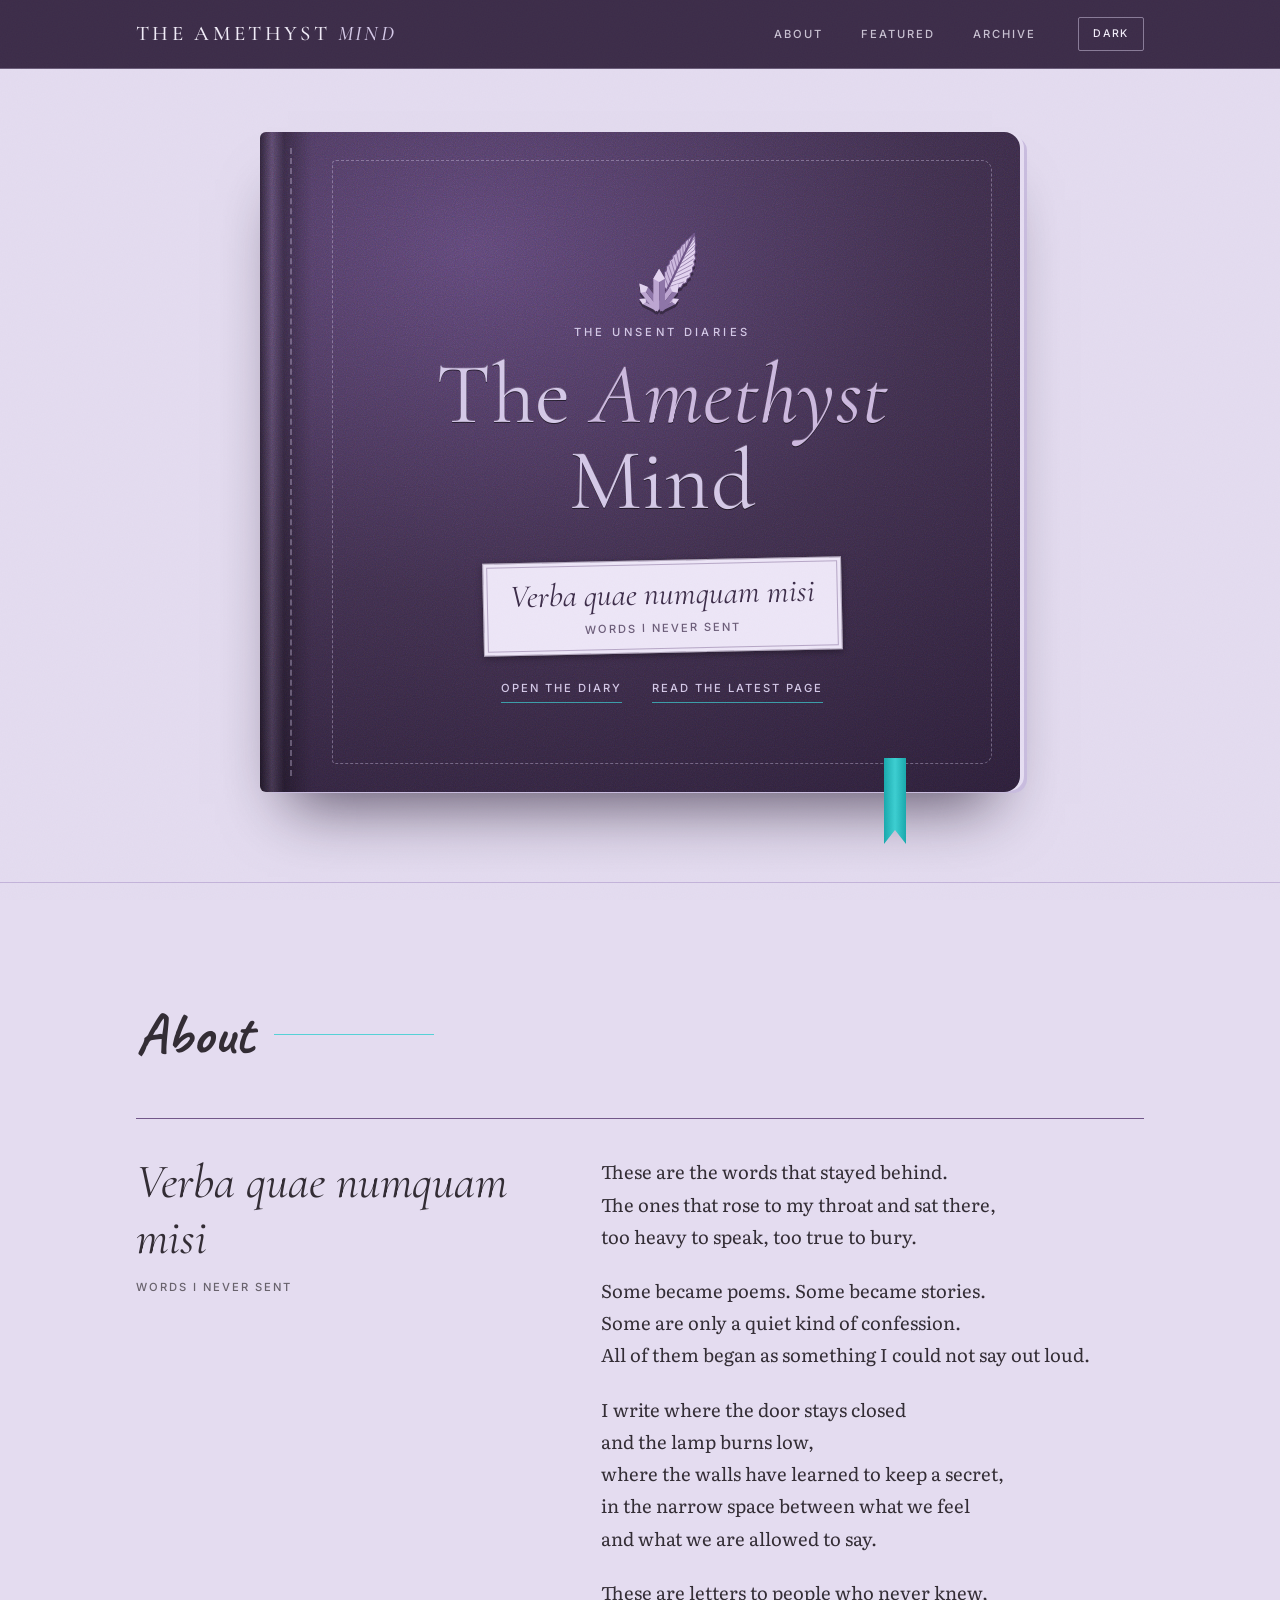
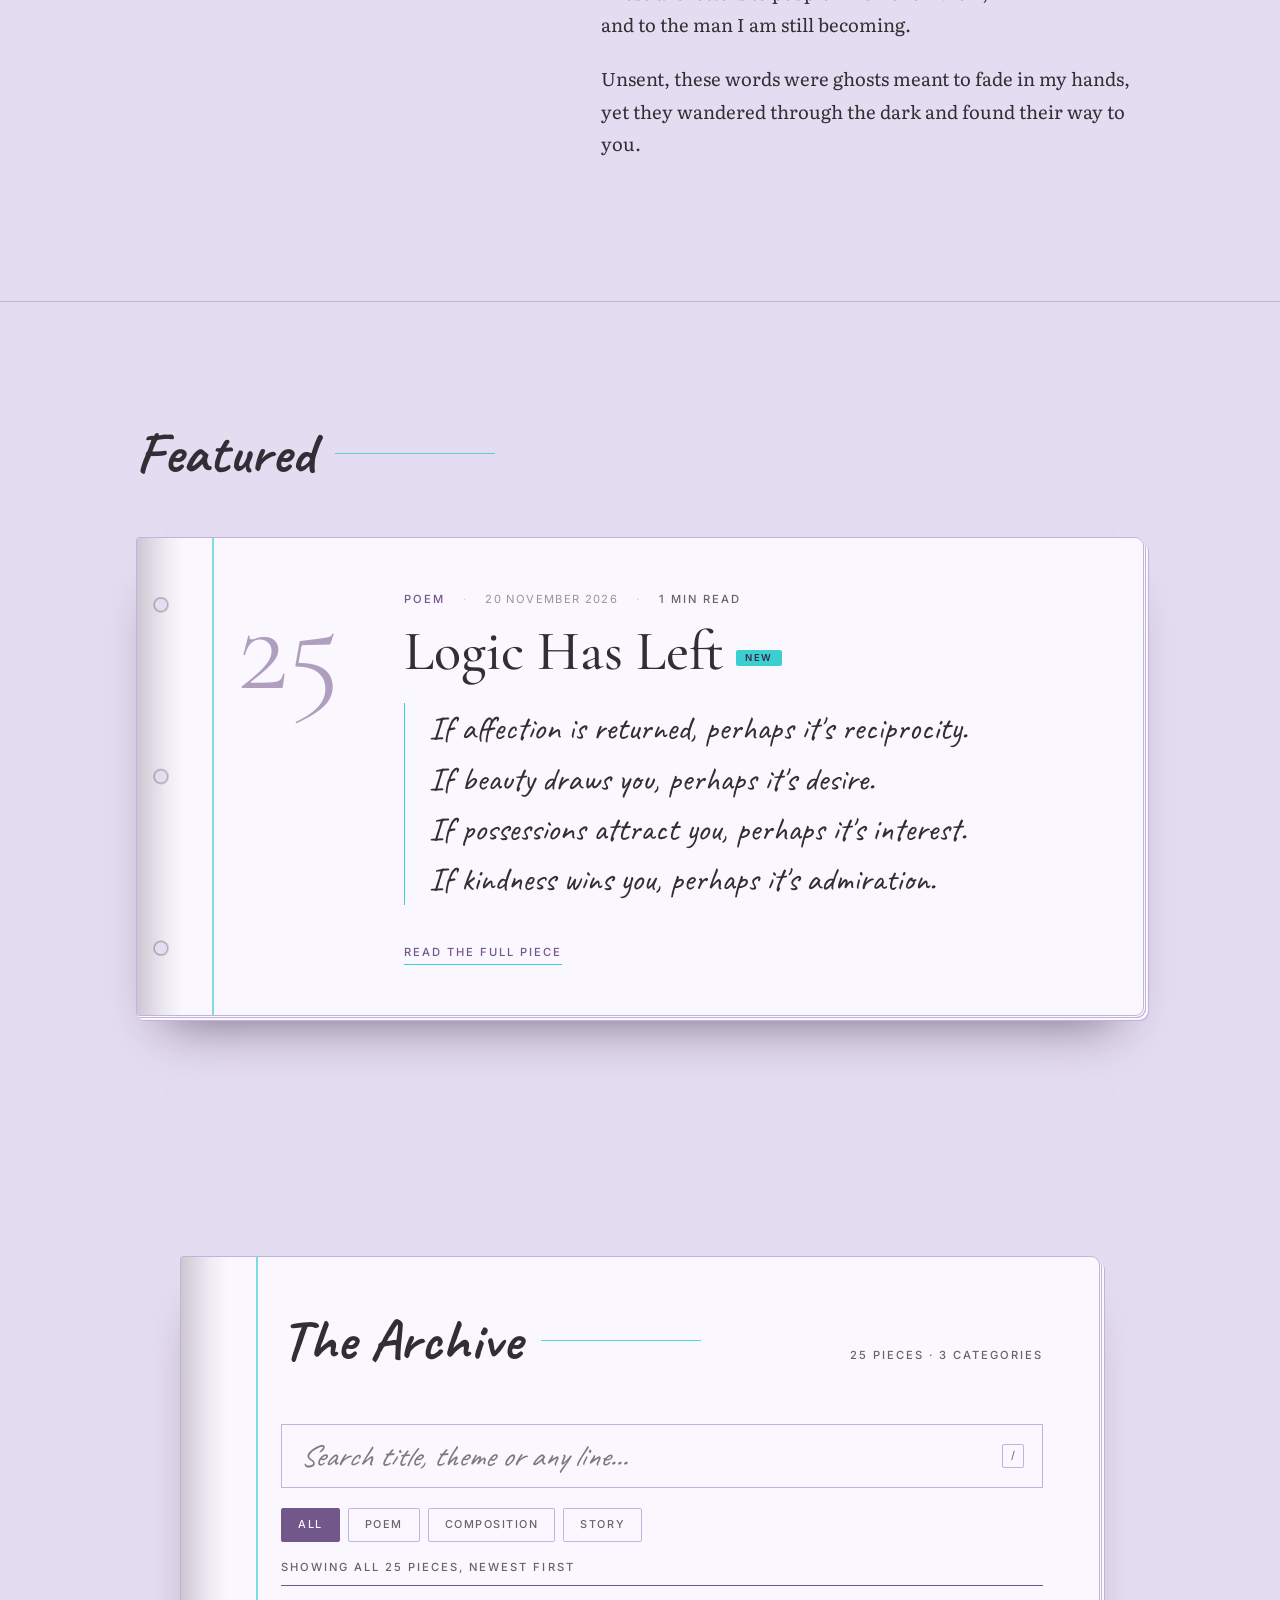
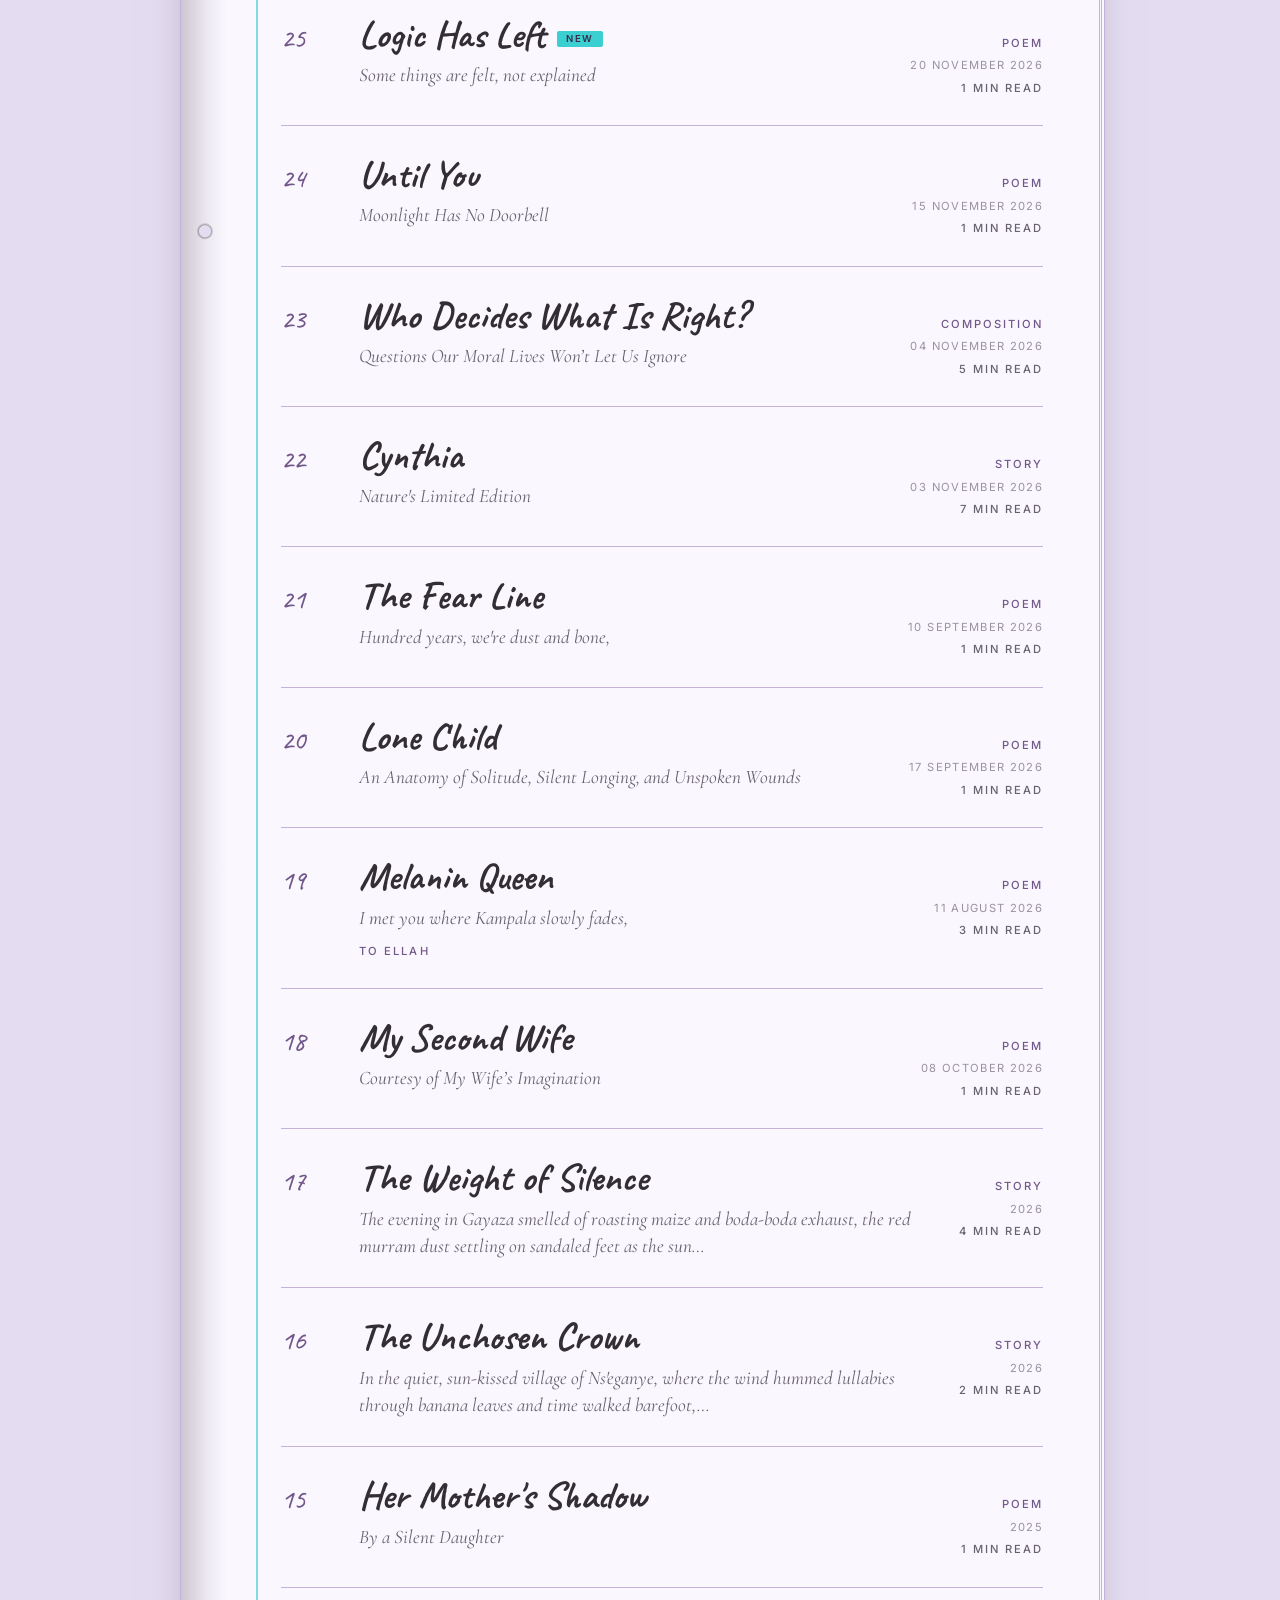
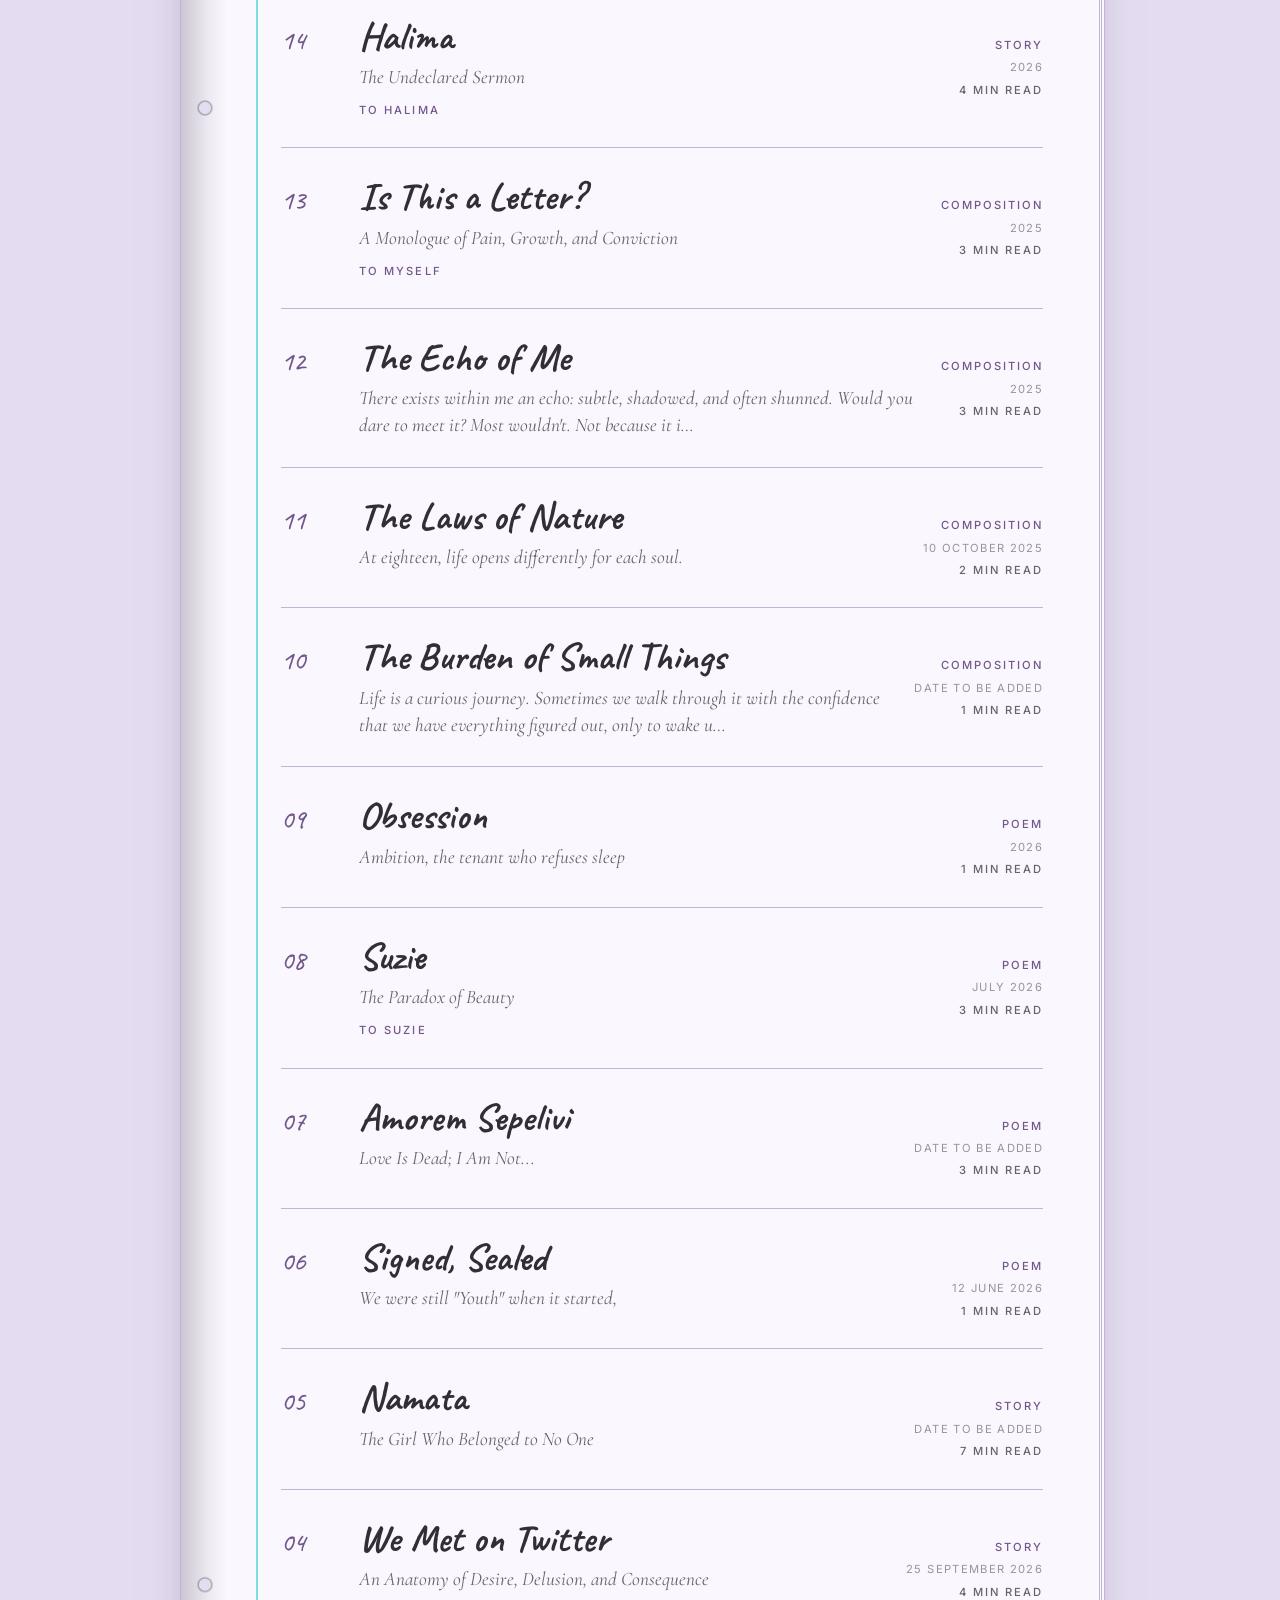
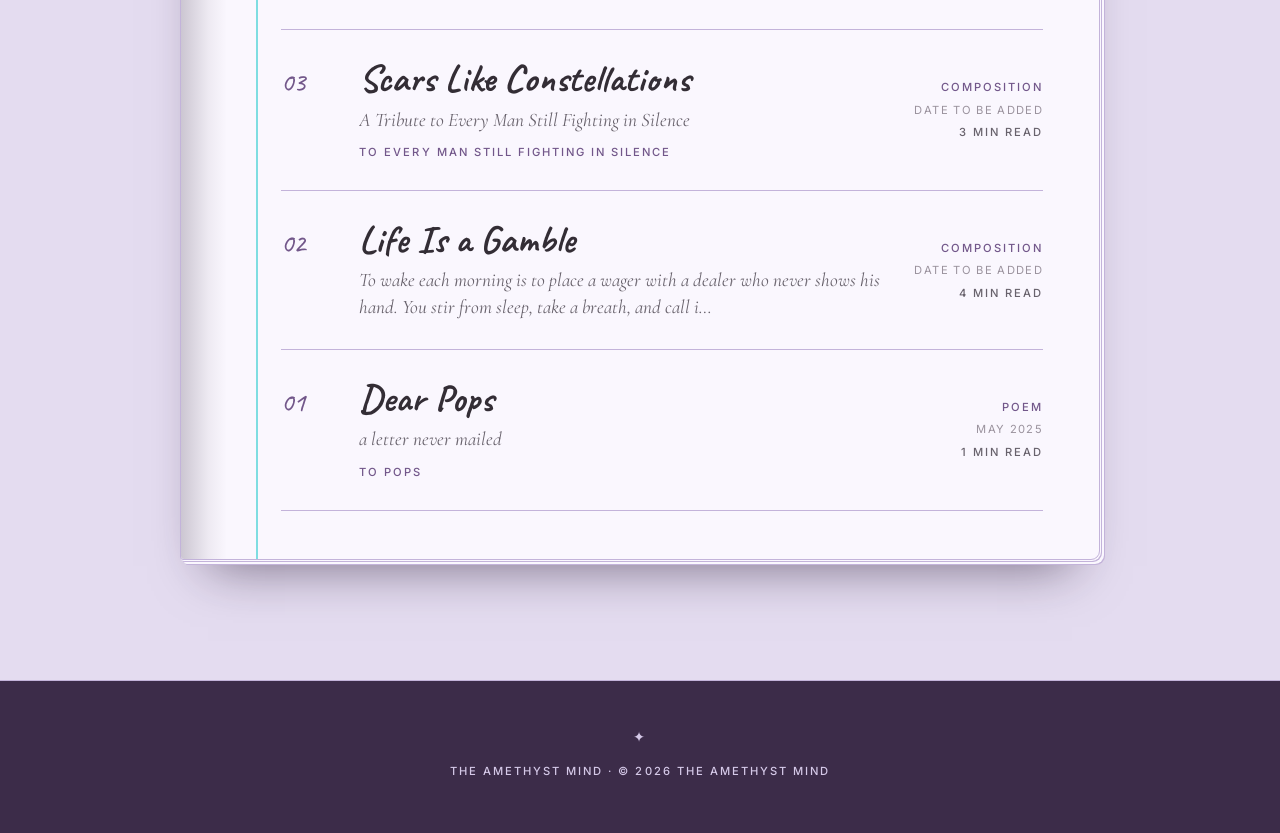
<file: index.html>
<!DOCTYPE html>
<html lang="en" data-theme="light">
<head>
<meta charset="utf-8">
<meta name="viewport" content="width=device-width, initial-scale=1, viewport-fit=cover">
<title>The Amethyst Mind | Unsent Diaries: Poems, Compositions &amp; Stories</title>
<meta name="description" content="The Unsent Diaries: a literary archive of poems, compositions and stories by The Amethyst Mind. Words about love, loss, fathers, faith and the gamble of being alive.">
<meta name="author" content="The Amethyst Mind">
<meta name="theme-color" content="#3C2C49">
<!-- Canonical: add your real address once you have one, then remove these comment marks:
<link rel="canonical" href="https://YOUR-DOMAIN/">
<meta property="og:url" content="https://YOUR-DOMAIN/"> -->
<meta property="og:type" content="website">
<meta property="og:site_name" content="The Unsent Diaries">
<meta property="og:title" content="The Amethyst Mind | The Unsent Diaries">
<meta property="og:description" content="A literary archive of poems, compositions and stories by The Amethyst Mind.">
<meta name="twitter:card" content="summary">
<meta name="twitter:title" content="The Amethyst Mind | The Unsent Diaries">
<meta name="twitter:description" content="A literary archive of poems, compositions and stories by The Amethyst Mind.">
<link rel="preconnect" href="https://fonts.googleapis.com">
<link rel="preconnect" href="https://fonts.gstatic.com" crossorigin>
<link href="https://fonts.googleapis.com/css2?family=Cormorant+Garamond:ital,wght@0,300;0,400;0,500;0,600;1,400;1,500&family=Inter:wght@400;500;600&family=Literata:ital,wght@0,400;0,500;1,400&family=Caveat:wght@500;600;700&family=Kalam:wght@300;400&display=swap" rel="stylesheet">
<script>
/* Always start in light mode on every device */
document.documentElement.dataset.theme="light";
</script>
<style>
/* ---------- Colour system ----------
   Lavender Mist (60%) #E4DCF0 / #FAF7FE · Amethyst (30%) #72578A / #3C2C49 · Aqua (10%) #3CCFD2
   Amethyst #72578A · Imperial Plum #3C2C49 · Literary Ink #332D35 */
:root{
  --display:"Cormorant Garamond","Cormorant",Georgia,"Times New Roman",serif;
  --read:Literata,"Source Serif 4",Charter,"Iowan Old Style",Georgia,serif;
  --ui:Inter,system-ui,-apple-system,"Segoe UI",Roboto,sans-serif;
  --wrap:1120px;--pad:clamp(20px,5vw,56px);--head:68px;
  --cream:#F1ECF8;--ivory:#FAF7FE;--champagne:#D5C9E8;--aqua:#3CCFD2;--aqua-deep:#0B8A90;--amethyst:#72578A;--plum:#3C2C49;--ink-c:#332D35;
  /* light (default) */
  --bg:#E4DCF0;--surface:var(--ivory);--bg2:var(--champagne);--ink:var(--ink-c);
  --mute:color-mix(in srgb,#332D35 72%,#F1ECF8);--accent:var(--amethyst);--on-accent:var(--ivory);
  --nav:var(--plum);--line:#C3B3DA;--line-soft:color-mix(in srgb,#C3B3DA 55%,transparent);--grain:.03;
  --shadow:0 1px 0 rgba(60,44,73,.04),0 28px 60px -28px rgba(60,44,73,.22);
  --g1:#B79BD0;--g2:#8B6BA6;--g3:#5E4577;
}
:root[data-theme="dark"]{
  --bg:#231B30;--surface:#31263F;--bg2:#2B2138;--ink:#F1ECF8;--mute:#CFC4DD;--accent:#BDA6D2;--on-accent:#332D35;
  --nav:#241A2D;--line:color-mix(in srgb,#D5C9E8 24%,transparent);--line-soft:color-mix(in srgb,#D5C9E8 14%,transparent);--grain:.05;
  --shadow:0 28px 60px -28px rgba(0,0,0,.55);
  --g1:#E3D4F0;--g2:#BDA6D2;--g3:#8E75A8;
}
/* ---------- Base ---------- */
*{box-sizing:border-box}
html{scroll-behavior:smooth;-webkit-text-size-adjust:100%}
body{margin:0;background:var(--bg);color:var(--ink);font-family:var(--read);font-size:1.0625rem;line-height:1.65;transition:background .4s,color .4s}
body::before{content:"";position:fixed;inset:0;z-index:50;pointer-events:none;opacity:var(--grain);
  background-image:url("data:image/svg+xml,%3Csvg xmlns='http://www.w3.org/2000/svg' width='160' height='160'%3E%3Cfilter id='n'%3E%3CfeTurbulence type='fractalNoise' baseFrequency='.8' numOctaves='2' stitchTiles='stitch'/%3E%3C/filter%3E%3Crect width='100%25' height='100%25' filter='url(%23n)'/%3E%3C/svg%3E")}
::selection{background:var(--amethyst);color:var(--ivory)}
[hidden]{display:none!important}
a{color:inherit}
button{font:inherit;color:inherit;cursor:pointer}
:focus-visible{outline:2px solid var(--accent);outline-offset:3px;border-radius:1px}
.wrap{max-width:var(--wrap);margin:0 auto;padding:0 var(--pad)}
.ui{font-family:var(--ui);font-size:.7rem;font-weight:500;letter-spacing:.18em;text-transform:uppercase;color:var(--mute)}
.skip{position:absolute;left:12px;top:-60px;background:var(--accent);color:var(--on-accent);padding:8px 14px;font-family:var(--ui);font-size:.85rem;z-index:100;transition:top .2s}
.skip:focus{top:10px}
h1,h2,h3{font-family:var(--display);font-weight:500;margin:0}
section[id]{scroll-margin-top:var(--head)}
/* ---------- Header: Imperial Plum ---------- */
.site-head{position:sticky;top:0;z-index:40;background:var(--nav);color:var(--cream);border-bottom:1px solid color-mix(in srgb,var(--champagne) 30%,transparent)}
.site-head :focus-visible{outline-color:var(--champagne)}
.site-head .wrap{display:flex;align-items:center;justify-content:space-between;height:var(--head);gap:16px}
.brand{font-family:var(--display);font-size:1.3rem;font-weight:500;letter-spacing:.16em;text-decoration:none;text-transform:uppercase;white-space:nowrap}
.brand b{color:var(--champagne);font-weight:500;font-style:italic;letter-spacing:.1em}
.menu{display:flex;align-items:center;gap:clamp(14px,2.6vw,30px)}
.menu ul{display:flex;gap:clamp(6px,1.4vw,14px);list-style:none;margin:0;padding:0}
.menu a{display:block;font-family:var(--ui);font-size:.7rem;font-weight:500;letter-spacing:.18em;text-transform:uppercase;text-decoration:none;color:color-mix(in srgb,var(--cream) 78%,transparent);padding:7px 12px;border-radius:2px;transition:color .3s,background .3s}
.menu a:hover{color:var(--ivory);background:color-mix(in srgb,var(--cream) 10%,transparent)}
.menu a[aria-current]{color:var(--ivory);background:var(--amethyst)}
.btn-ghost{background:none;border:1px solid color-mix(in srgb,var(--champagne) 50%,transparent);border-radius:2px;padding:7px 14px;font-family:var(--ui);font-size:.66rem;font-weight:500;letter-spacing:.16em;text-transform:uppercase;color:var(--cream);transition:border-color .3s,background .3s}
.btn-ghost:hover{border-color:var(--champagne);background:var(--amethyst)}
#menu-btn{display:none}
/* ---------- Hero: champagne cream, stationery frame ---------- */
.hero{position:relative;overflow:hidden;border-bottom:1px solid var(--line);padding:clamp(64px,11vh,124px) 0 clamp(44px,7vh,76px)}
.hero::after{content:"";position:absolute;inset:14px;border:1px solid var(--line);pointer-events:none}
.hero .wrap{position:relative}
.kicker{display:flex;align-items:center;gap:16px}
.kicker::after{content:"";height:1px;flex:1;background:var(--champagne)}
:root[data-theme="dark"] .kicker::after{background:var(--line)}
.hero h1{font-weight:300;font-size:clamp(3.3rem,9.4vw,8rem);line-height:1;letter-spacing:.005em;margin:.3em 0 .3em -.02em;color:var(--ink);text-wrap:balance}
.hero h1 em{font-style:italic;font-weight:400;color:var(--accent)}
.hero-foot{display:grid;grid-template-columns:1.3fr 1fr;gap:32px 56px;align-items:end;border-top:3px double var(--champagne);padding-top:30px}
:root[data-theme="dark"] .hero-foot{border-top-color:var(--line)}
.tagline{font-family:var(--display);font-style:italic;font-weight:400;font-size:clamp(1.8rem,3.6vw,2.7rem);line-height:1.2;margin:0;max-width:22ch;color:var(--mute)}
.cta{display:flex;flex-wrap:wrap;gap:14px 30px;justify-content:flex-end}
.link-arrow{font-family:var(--ui);font-size:.7rem;font-weight:500;letter-spacing:.18em;text-transform:uppercase;text-decoration:none;color:var(--accent);border-bottom:1px solid var(--champagne);padding-bottom:5px;transition:color .3s,border-color .3s,letter-spacing .35s}
.link-arrow:hover{color:var(--ink);border-color:var(--accent);letter-spacing:.24em}
.hero .wrap>*{animation:rise 1s cubic-bezier(.2,.7,.2,1) both}
.hero h1{animation-delay:.12s}.hero-foot{animation-delay:.32s}
@keyframes rise{from{opacity:0;transform:translateY(14px)}to{opacity:1;transform:none}}
/* ---------- Sections ---------- */
.block{padding:clamp(64px,10vw,120px) 0;border-bottom:1px solid var(--line)}
.rv{opacity:0;transform:translateY(18px);transition:opacity .9s ease,transform .9s cubic-bezier(.2,.7,.2,1)}
.rv.in{opacity:1;transform:none}
.sec-head{display:flex;flex-wrap:wrap;align-items:baseline;justify-content:space-between;gap:16px;margin-bottom:clamp(30px,5vw,52px)}
.sec-head h2{font-size:clamp(2rem,4.4vw,3.2rem);font-weight:400;letter-spacing:.01em;line-height:1.1;display:flex;align-items:center;gap:20px;flex:1 1 auto;white-space:nowrap}
.sec-head h2::after{content:"";height:1px;flex:1;max-width:160px;background:var(--accent);opacity:.55}
/* Featured: Imperial Plum room */
#featured{border-bottom:0}
#featured .ui{color:var(--mute)}
.feat{display:grid;grid-template-columns:auto 1fr;gap:0 clamp(20px,5vw,72px)}
.feat-n{font-family:var(--display);font-weight:300;font-size:clamp(4rem,11vw,8rem);line-height:.9;color:var(--champagne)}
.feat h3{font-size:clamp(2.1rem,5vw,3.5rem);line-height:1.08;margin:12px 0 22px}
.feat h3 a{text-decoration:none;transition:color .3s}
.feat h3 a:hover{color:var(--champagne)}
.feat blockquote{margin:0 0 30px;font-family:var(--display);font-style:italic;font-size:clamp(1.45rem,2.6vw,1.95rem);line-height:1.5;max-width:30em;border-left:1px solid var(--champagne);padding-left:24px;white-space:pre-line;color:var(--cream)}
.meta{display:flex;flex-wrap:wrap;gap:6px 18px}
.meta span+span::before{content:"·";margin-right:18px;color:var(--champagne)}
.meta span:first-child{color:var(--accent)}
/* Dates: always grey, never accent-coloured */
.meta span.date{color:#9A929D;font-weight:400;letter-spacing:.12em}
:root[data-theme="dark"] .meta span.date{color:#9F93A6}
/* "New" badge */
.badge{display:inline-block;font-family:var(--ui);font-size:.6rem;font-weight:600;letter-spacing:.16em;text-transform:uppercase;background:var(--accent);color:var(--on-accent);padding:3px 9px;border-radius:2px;margin-left:12px;vertical-align:middle}
/* Archive */
.tools{display:grid;grid-template-columns:minmax(0,1fr);gap:20px;margin-bottom:12px}
.search{position:relative;display:flex;align-items:center;background:var(--surface);border:1px solid var(--line);padding:0 18px;transition:border-color .3s}
.search:focus-within{border-color:var(--accent)}
.search input{flex:1;min-width:0;background:none;border:0;color:var(--ink);font-family:var(--display);font-size:1.7rem;padding:12px 0;outline:none}
.search input::placeholder{color:var(--mute);font-style:italic;opacity:.85}
.search input::-webkit-search-cancel-button{display:none}
.kbd{font-family:var(--ui);font-size:.68rem;border:1px solid var(--line);border-radius:2px;padding:2px 8px;color:var(--mute)}
.clear{background:none;border:0;font-family:var(--ui);font-size:.68rem;letter-spacing:.16em;text-transform:uppercase;color:var(--accent);padding:8px 0 8px 14px}
.chips{display:flex;flex-wrap:wrap;gap:8px}
.chip{background:none;border:1px solid var(--line);border-radius:2px;padding:7px 16px;font-family:var(--ui);font-size:.68rem;font-weight:500;letter-spacing:.14em;text-transform:uppercase;color:var(--mute);transition:all .3s}
.chip:hover{border-color:var(--accent);color:var(--accent)}
.chip[aria-pressed="true"]{background:var(--accent);border-color:var(--accent);color:var(--on-accent)}
.count{margin:16px 0 8px;min-height:1.2em}
.list{list-style:none;margin:0;padding:0;border-top:1px solid var(--accent)}
.list li{border-bottom:1px solid var(--line)}
.row{display:grid;grid-template-columns:3.4rem 1fr auto;gap:8px 24px;align-items:baseline;padding:28px 0;text-decoration:none;transition:padding .35s,background .35s,box-shadow .35s}
.row:hover,.row:focus-visible{padding-left:18px;background:var(--surface);box-shadow:inset 2px 0 0 var(--accent)}
.row .num{font-family:var(--display);font-style:italic;color:var(--accent);font-size:1.35rem;font-weight:500}
.row h3{font-size:clamp(1.55rem,2.8vw,2rem);line-height:1.15;transition:color .3s}
.row:hover h3{color:var(--accent)}
.row p{margin:6px 0 0;color:var(--mute);font-family:var(--display);font-size:1.2rem;font-style:italic;line-height:1.4;display:-webkit-box;-webkit-line-clamp:2;-webkit-box-orient:vertical;overflow:hidden}
.row .meta{flex-direction:column;gap:4px;text-align:right}
.row .meta span+span::before{content:none}
.empty{padding:52px 0;text-align:center}
.empty p{font-family:var(--display);font-style:italic;font-size:1.7rem;margin:0 0 16px}
/* Contact: Muted Champagne secondary section */
.contact{display:grid;grid-template-columns:repeat(auto-fit,minmax(240px,1fr));gap:28px;border-top:1px solid var(--accent)}
.contact div{padding-top:24px}
.contact a{display:inline-block;font-family:var(--display);font-size:clamp(1.6rem,3.2vw,2.2rem);text-decoration:none;color:var(--ink);border-bottom:1px solid var(--accent);margin-top:8px;word-break:break-word;transition:color .3s}
.contact a:hover{color:var(--accent)}
/* Footer: Imperial Plum */
.foot{background:var(--nav);color:var(--champagne);text-align:center}
.foot .wrap{padding-top:44px;padding-bottom:52px;color:var(--champagne)}
.foot .wrap::before{content:"✦";display:block;margin-bottom:14px;font-size:.9rem}
/* ---------- Reader: a silk-ivory sheet on champagne ---------- */
.progress{position:fixed;left:0;top:0;height:3px;width:100%;background:var(--accent);transform:scaleX(0);transform-origin:0 50%;z-index:60}
#reader{padding:clamp(16px,4vw,56px) clamp(12px,3vw,32px) clamp(24px,5vw,72px)}
.piece{position:relative;max-width:46rem;margin:0 auto;background:var(--surface);border:1px solid var(--line);box-shadow:var(--shadow);padding:clamp(32px,8vw,84px) clamp(22px,7vw,84px) 44px}
.back{display:inline-block;text-decoration:none;color:var(--accent);margin-bottom:clamp(32px,6vw,60px);transition:color .3s}
.back:hover{color:var(--ink)}
.piece header{border-bottom:3px double var(--champagne);padding-bottom:30px;margin-bottom:clamp(32px,6vw,56px)}
:root[data-theme="dark"] .piece header{border-bottom-color:var(--line)}
.piece h1{font-weight:500;font-size:clamp(2.5rem,7vw,4.4rem);line-height:1.05;margin:16px 0 12px;outline:none;color:var(--ink)}
.piece .sub{font-family:var(--display);font-style:italic;font-size:1.65rem;line-height:1.3;color:var(--mute);margin:0 0 20px}
.piece .cat{color:var(--accent)}
.prose{font-family:var(--read);font-size:clamp(1.1rem,1.04rem + .35vw,1.25rem);line-height:1.82}
.prose p{margin:0 0 1.5em;white-space:pre-line;overflow-wrap:break-word}
.prose.verse{line-height:1.72}
.prose.verse p{margin-bottom:2em}
.prose.dc p:first-child::first-letter{float:left;font-family:var(--display);font-weight:500;font-size:4.8em;line-height:.78;padding:.05em .1em 0 0;color:var(--accent)}
.orn{text-align:center;color:var(--accent);letter-spacing:.7em;margin:52px 0}
.pn{display:grid;grid-template-columns:1fr 1fr;gap:16px;border-top:1px solid var(--line);padding-top:28px}
.pn a{text-decoration:none;display:block;padding:8px 0}
.pn a:last-child{text-align:right}
.pn strong{display:block;font-family:var(--display);font-weight:500;font-size:1.5rem;line-height:1.15;margin-top:6px;transition:color .3s}
.pn a:hover strong{color:var(--accent)}
.gem{position:absolute;top:clamp(14px,3vw,30px);right:clamp(14px,3vw,30px);width:clamp(68px,10vw,104px);height:clamp(68px,10vw,104px);cursor:grab;touch-action:pan-y;-webkit-tap-highlight-color:transparent}
.gem:active{cursor:grabbing}
.gem canvas{display:block;width:100%;height:100%}
.gem svg{display:block;width:100%;height:100%;overflow:visible;filter:drop-shadow(0 6px 10px rgba(60,44,73,.22))}
.gem .g1{fill:var(--g1)}.gem .g2{fill:var(--g2)}.gem .g3{fill:var(--g3)}
/* ---------- Unsent-letter touches, About, audio ---------- */
.hero .tl{margin:12px 0 0;color:var(--mute)}
.to-tag{display:block;margin-top:10px;color:var(--accent)}
.piece header{position:relative}
.stamp{position:absolute;top:-4px;right:0;transform:rotate(-6deg);border:1.5px solid var(--accent);color:var(--accent);padding:3px 10px;font-family:var(--ui);font-size:.58rem;font-weight:600;letter-spacing:.24em;text-transform:uppercase;opacity:.82;border-radius:2px;box-shadow:inset 0 0 0 2px var(--surface),inset 0 0 0 3px color-mix(in srgb,var(--accent) 55%,transparent)}
.piece .to{margin:0 0 18px;font-family:var(--display);font-style:italic;font-size:1.5rem;line-height:1.3;color:var(--mute)}
.piece .to b{color:var(--accent);font-weight:500}
.listen{margin:0 0 clamp(28px,5vw,44px);padding:16px 18px;border:1px solid var(--line);background:var(--bg);border-radius:2px}
.listen .ui{display:block;margin-bottom:10px}
.listen audio{display:block;width:100%;height:40px;accent-color:var(--amethyst)}
.lead{margin:0 0 28px;color:var(--mute);font-family:var(--display);font-style:italic;font-size:1.4rem;line-height:1.4;max-width:34em}
.about{display:grid;grid-template-columns:1fr 1.4fr;gap:32px clamp(32px,6vw,80px);align-items:start;border-top:1px solid var(--accent);padding-top:36px}
.motto{font-family:var(--display);font-style:italic;font-weight:400;font-size:clamp(2rem,4.2vw,3rem);line-height:1.15;margin:0 0 12px;color:var(--ink)}
.about-text p{margin:0 0 1.2em;font-size:1.15rem;line-height:1.75;white-space:pre-line}
@media(max-width:860px){.about{grid-template-columns:1fr}}
/* ---------- Reactions, share & comments ---------- */
.fb{margin:0 0 56px}
.fb-bar{display:flex;flex-wrap:wrap;gap:10px;align-items:center;justify-content:center}
.fb-btn{display:inline-flex;align-items:center;gap:8px;background:none;border:1px solid var(--line);border-radius:2px;padding:10px 18px;font-family:var(--ui);font-size:.68rem;font-weight:500;letter-spacing:.16em;text-transform:uppercase;color:var(--mute);transition:border-color .3s,color .3s,background .3s}
.fb-btn svg{width:16px;height:16px;fill:none;stroke:currentColor;stroke-width:1.6;stroke-linecap:round;stroke-linejoin:round}
.fb-btn.down svg{transform:rotate(180deg)}
.fb-btn:hover{border-color:var(--accent);color:var(--accent)}
.fb-btn[aria-pressed="true"]{background:var(--accent);border-color:var(--accent);color:var(--on-accent)}
.fb-btn[aria-pressed="true"] svg{fill:currentColor}
.fb-note{text-align:center;min-height:1.5em;margin:14px 0 0;font-family:var(--display);font-style:italic;color:var(--mute);font-size:1.25rem}
.fb-share{position:relative}
.fb-menu{position:absolute;top:calc(100% + 8px);right:0;z-index:20;min-width:200px;margin:0;padding:6px;list-style:none;background:var(--surface);border:1px solid var(--line);border-radius:2px;box-shadow:0 14px 34px rgba(60,44,73,.2)}
.fb-menu button,.fb-menu a{display:block;width:100%;text-align:left;background:none;border:0;border-radius:1px;padding:10px 12px;font-family:var(--ui);font-size:.7rem;letter-spacing:.14em;text-transform:uppercase;color:var(--ink);text-decoration:none}
.fb-menu button:hover,.fb-menu a:hover,.fb-menu button:focus-visible,.fb-menu a:focus-visible{background:color-mix(in srgb,var(--amethyst) 12%,transparent);color:var(--accent)}
.cm{margin-top:44px;border-top:1px solid var(--line);padding-top:32px}
.cm h2{font-size:1.9rem;font-weight:500;margin:0 0 6px}
.cm-lead{margin:0 0 24px;color:var(--mute);font-family:var(--display);font-style:italic;font-size:1.3rem;line-height:1.4}
.cm-form{display:grid;gap:14px;margin-bottom:30px}
.cm-form input[type=text],.cm-form textarea{width:100%;background:var(--bg);border:1px solid var(--line);color:var(--ink);font-family:var(--read);font-size:1.05rem;padding:12px 14px;outline:none;border-radius:2px;transition:border-color .3s}
:root[data-theme="dark"] .cm-form input[type=text],:root[data-theme="dark"] .cm-form textarea{background:var(--bg2)}
.cm-form textarea{min-height:110px;resize:vertical;line-height:1.55}
.cm-form input:focus,.cm-form textarea:focus{border-color:var(--accent)}
.cm-form ::placeholder{color:var(--mute);font-style:italic;opacity:.85}
.cm-row{display:flex;flex-wrap:wrap;gap:12px 22px;align-items:center;justify-content:space-between}
.cm-check{display:flex;align-items:center;gap:8px;font-family:var(--ui);font-size:.74rem;color:var(--mute);letter-spacing:.03em}
.cm-check input{accent-color:var(--amethyst);width:16px;height:16px}
.cm-submit{background:var(--accent);border:1px solid var(--accent);color:var(--on-accent);border-radius:2px;padding:11px 26px;font-family:var(--ui);font-size:.68rem;font-weight:500;letter-spacing:.16em;text-transform:uppercase;transition:background .3s,color .3s}
.cm-submit:hover{background:transparent;color:var(--accent)}
.cm-list{list-style:none;margin:0;padding:0}
.cm-item{border-top:1px solid var(--line);padding:18px 0}
.cm-top{display:flex;justify-content:space-between;gap:12px;align-items:baseline}
.cm-who{font-family:var(--ui);font-size:.76rem;font-weight:600;letter-spacing:.06em}
.cm-when{font-family:var(--ui);font-size:.68rem;color:var(--mute);margin-left:10px;letter-spacing:.06em}
.cm-del{background:none;border:0;font-family:var(--ui);font-size:.66rem;letter-spacing:.14em;text-transform:uppercase;color:var(--mute);padding:2px 0}
.cm-del:hover{color:var(--accent)}
.cm-text{margin:8px 0 0;font-size:1.05rem;line-height:1.65;white-space:pre-line;overflow-wrap:anywhere}
.cm-empty{color:var(--mute);font-style:italic;border-top:1px solid var(--line);padding-top:18px;margin:0}
/* ========================================================
   DIARY SKIN: leather cover, ruled paper pages, handwriting
   ======================================================== */
:root{
  --hand:"Caveat","Kalam","Segoe Script","Bradley Hand",cursive;
  --penned:"Kalam","Caveat","Segoe Script","Bradley Hand",cursive;
  --lh:2.15rem;
  --rule:rgba(114,87,138,.2);--margin:rgba(60,207,210,.65);
  --page-shadow:1px 1px 0 var(--surface),2px 2px 0 var(--line),4px 4px 0 var(--surface),5px 5px 0 var(--line),0 34px 50px -28px rgba(30,15,40,.55);
}
:root[data-theme="dark"]{--rule:rgba(213,201,232,.13);--margin:rgba(90,220,222,.5)}
/* Cover */
.hero{padding:clamp(36px,7vh,88px) 0 clamp(68px,10vh,108px)}
.hero::after{display:none}
.cover{position:relative;max-width:760px;margin:0 auto;border-radius:6px 16px 16px 6px;padding:clamp(16px,3vw,28px);color:var(--champagne);
  background:linear-gradient(90deg,rgba(0,0,0,.4) 0,rgba(255,255,255,.07) 12px,rgba(0,0,0,.28) 24px,transparent 52px),radial-gradient(120% 100% at 28% 18%,#5B4472 0%,#3C2C49 52%,#2A1D36 100%);
  box-shadow:5px 0 0 -1px #E6DEF2,9px 3px 0 -2px #C9BCDF,0 40px 60px -28px rgba(20,8,30,.65)}
.cover::before{content:"";position:absolute;inset:0;border-radius:inherit;pointer-events:none;opacity:.45;mix-blend-mode:overlay;
  background-image:url("data:image/svg+xml,%3Csvg xmlns='http://www.w3.org/2000/svg' width='160' height='160'%3E%3Cfilter id='n'%3E%3CfeTurbulence type='fractalNoise' baseFrequency='.9' numOctaves='2' stitchTiles='stitch'/%3E%3C/filter%3E%3Crect width='100%25' height='100%25' filter='url(%23n)'/%3E%3C/svg%3E")}
.cover::after{content:"";position:absolute;left:30px;top:16px;bottom:16px;border-left:2px dashed rgba(213,201,232,.35);pointer-events:none}
.cover-in{position:relative;z-index:1;margin-left:clamp(22px,5vw,44px);border:1.5px dashed rgba(213,201,232,.4);border-radius:4px 10px 10px 4px;padding:clamp(28px,6vw,60px) clamp(16px,5vw,56px);text-align:center}
.ribbon{position:absolute;z-index:2;right:15%;top:calc(100% - 34px);width:22px;height:86px;background:linear-gradient(90deg,#5E4577,#8B6BA6 50%,#5E4577);clip-path:polygon(0 0,100% 0,100% 100%,50% calc(100% - 14px),0 100%)}
.cgem{display:block;width:clamp(64px,10vw,92px);height:clamp(64px,10vw,92px);margin:0 auto 10px;--g1:#E3D4F0;--g2:#BDA6D2;--g3:#8E75A8}
.cgem svg{display:block;width:100%;height:100%;overflow:visible;filter:drop-shadow(0 3px 0 rgba(0,0,0,.35))}
.gem .g1,.cgem .g1{fill:var(--g1)}.gem .g2,.cgem .g2{fill:var(--g2)}.gem .g3,.cgem .g3{fill:var(--g3)}
.cover-kicker{margin:0 0 4px;color:var(--champagne);letter-spacing:.3em}
.cover h1{margin:.12em 0 .22em;font-weight:400;font-size:clamp(2.4rem,8.4vw,5.4rem);color:var(--champagne);text-shadow:0 1px 0 rgba(0,0,0,.55),0 -1px 0 rgba(255,255,255,.14)}
.cover h1 em{color:#CDB9DF}
.label{display:inline-block;max-width:24rem;margin:16px auto 26px;background:#EDE6F7;color:#3C2C49;padding:14px 26px;border:1px solid rgba(60,44,73,.35);box-shadow:inset 0 0 0 3px #EDE6F7,inset 0 0 0 4px rgba(114,87,138,.45),0 2px 6px rgba(0,0,0,.35);transform:rotate(-1.2deg)}
.label .tagline{margin:0;max-width:none;color:#3C2C49;font-size:clamp(1.5rem,3vw,2rem);text-align:center}
.label .tl{margin:6px 0 0;color:#6B5C78}
.cover .cta{justify-content:center;gap:12px 30px}
.cover .link-arrow{color:var(--champagne);border-color:rgba(213,201,232,.45)}
.cover .link-arrow:hover{color:#fff;border-color:#fff}
/* Paper sheets: archive page, latest entry, every opened entry */
.sheet{--ml:76px;--pl:100px;--pr:clamp(18px,5vw,56px);position:relative;border:1px solid var(--line);border-radius:3px 9px 9px 3px;box-shadow:var(--page-shadow);
  background:linear-gradient(to right,transparent calc(var(--ml) - 1px),var(--margin) calc(var(--ml) - 1px),var(--margin) calc(var(--ml) + 1px),transparent calc(var(--ml) + 1px)),var(--surface)}
.sheet::before{content:"";position:absolute;left:0;top:0;bottom:0;width:46px;border-radius:3px 0 0 3px;pointer-events:none;background:linear-gradient(90deg,rgba(40,24,52,.22),rgba(40,24,52,.06) 60%,transparent)}
.sheet::after{content:"";position:absolute;left:14px;top:0;bottom:0;width:20px;pointer-events:none;
  background:radial-gradient(circle at 50% 14%,var(--bg) 0 5.5px,rgba(0,0,0,.28) 6.5px,transparent 8.5px),radial-gradient(circle at 50% 50%,var(--bg) 0 5.5px,rgba(0,0,0,.28) 6.5px,transparent 8.5px),radial-gradient(circle at 50% 86%,var(--bg) 0 5.5px,rgba(0,0,0,.28) 6.5px,transparent 8.5px)}
@media(max-width:600px){.sheet{--ml:40px;--pl:58px}.sheet::before{width:30px}.sheet::after{left:8px;width:16px}}
#archive .wrap{width:calc(100% - 2*clamp(10px,3vw,24px));max-width:920px;padding:clamp(28px,5vw,52px) var(--pr) clamp(28px,5vw,48px) var(--pl)}
.feat{padding:clamp(28px,5vw,52px) var(--pr) clamp(28px,5vw,52px) var(--pl)}
.feat-n{color:var(--accent);opacity:.55}
.feat h3 a:hover{color:var(--accent)}
.feat blockquote{color:var(--ink);border-left-color:var(--accent);font-family:var(--hand);font-style:normal;font-size:clamp(1.6rem,3vw,2.1rem);line-height:1.5}
#contact{background:transparent}
/* Handwriting touches */
.sec-head h2{font-family:var(--hand);font-weight:700;font-size:clamp(2.4rem,5vw,3.6rem)}
.search input{font-family:var(--hand);font-size:1.9rem}
.row h3{font-family:var(--hand);font-weight:700;font-size:clamp(1.9rem,3.4vw,2.4rem);line-height:1.1}
.row .num{font-family:var(--hand);font-style:normal;font-size:1.7rem}
/* Opened entry */
#reader{perspective:1800px}
.piece{max-width:50rem;padding:clamp(30px,6vw,60px) var(--pr) 44px var(--pl);transform-origin:left center}
.piece.turn{animation:turn .85s cubic-bezier(.2,.7,.2,1) both}
@keyframes turn{from{transform:rotateY(-62deg);opacity:0}55%{opacity:1}to{transform:none;opacity:1}}
.piece header{border-bottom:2px dashed color-mix(in srgb,var(--accent) 45%,transparent);padding-bottom:22px;margin-bottom:var(--lh)}
.piece .dateline{margin:0 0 6px;font-family:var(--hand);font-size:1.7rem;font-weight:500;line-height:1.2;color:var(--accent)}
.piece .dateline.undated{opacity:.65}
.piece h1{font-family:var(--hand);font-weight:700;font-size:clamp(2.7rem,8vw,4.6rem);line-height:1.05;margin:6px 0 6px}
.piece .sub{font-family:var(--hand);font-style:normal;font-size:1.7rem;color:var(--mute);margin:0 0 12px}
.piece .to{font-family:var(--hand);font-style:normal;font-size:1.7rem}
.listen{background:color-mix(in srgb,var(--accent) 7%,transparent)}
.prose{font-family:var(--penned);font-size:1.22rem;line-height:var(--lh);color:var(--ink);
  margin-left:calc(var(--ml) - var(--pl));padding-left:calc(var(--pl) - var(--ml));margin-right:calc(var(--pr) * -1);padding-right:var(--pr);
  background:linear-gradient(transparent calc(var(--lh) - 1px),var(--rule) calc(var(--lh) - 1px)) 0 0/100% var(--lh)}
.prose p{margin:0 0 var(--lh)}
.prose.verse{line-height:var(--lh)}.prose.verse p{margin-bottom:var(--lh)}
.prose.dc p:first-child::first-letter{float:none;font-family:inherit;font-weight:inherit;font-size:inherit;line-height:inherit;padding:0;color:inherit}
.piece.typeset .prose{font-family:var(--read);font-size:1.06rem}
.pn strong{font-family:var(--hand);font-size:1.9rem;font-weight:600}
/* Feather + stone */
.gem,.cgem{cursor:default;touch-action:auto}
.gem .f1,.cgem .f1{fill:var(--g1)}.gem .f2,.cgem .f2{fill:var(--g1);opacity:.7}
.gem .f1,.gem .f2,.cgem .f1,.cgem .f2{stroke:var(--g3);stroke-width:.7;stroke-linejoin:round}
.gem .barb,.cgem .barb{fill:none;stroke:var(--g3);stroke-width:.6;stroke-linecap:round;opacity:.6}
.gem .rach,.cgem .rach{fill:none;stroke:var(--g3);stroke-width:1.5;stroke-linecap:round}
.cgem .barb,.cgem .rach,.cgem .f1,.cgem .f2{stroke:#6F5589}
.cgem .f1{fill:#E3D4F0}.cgem .f2{fill:#CDB9DF;opacity:1}
.gem svg{transform-origin:50% 90%;animation:sway 7s ease-in-out infinite}
@keyframes sway{0%,100%{transform:rotate(-2.5deg)}50%{transform:rotate(2.5deg)}}
/* ---------- 60 lavender mist / 30 amethyst / 10 aqua ---------- */
.badge{background:var(--aqua);color:#3C2C49}
.link-arrow{border-bottom-color:var(--aqua)}
.link-arrow:hover{border-color:var(--aqua)}
.cover .link-arrow{border-color:rgba(60,207,210,.7)}
.cover .link-arrow:hover{border-color:var(--aqua)}
.progress{background:var(--aqua)}
.ribbon{background:linear-gradient(90deg,#19A9AD,#3CCFD2 50%,#19A9AD)}
.row:hover,.row:focus-visible{box-shadow:inset 3px 0 0 var(--aqua)}
.stamp{color:var(--aqua-deep);border-color:var(--aqua)}
.sec-head h2::after{background:var(--aqua);opacity:.85}
.feat blockquote{border-left-color:var(--aqua)}
/* ---------- Responsive ---------- */
@media(max-width:860px){.hero-foot{grid-template-columns:1fr}.cta{justify-content:flex-start}}
@media(max-width:720px){
  .brand{font-size:1.02rem;letter-spacing:.08em}.menu{gap:8px}.btn-ghost{padding:6px 10px}
  #menu-btn{display:inline-block}
  .menu ul{display:none;position:absolute;left:0;right:0;top:var(--head);flex-direction:column;gap:0;background:var(--nav);border-bottom:1px solid color-mix(in srgb,var(--champagne) 30%,transparent);padding:8px var(--pad) 18px}
  .menu ul.open{display:flex}
  .menu li a{padding:16px 12px;font-size:.78rem;border-radius:0;border-bottom:1px solid color-mix(in srgb,var(--champagne) 18%,transparent)}
  .feat{grid-template-columns:1fr}
  .row{grid-template-columns:2.4rem 1fr;gap:6px 14px}
  .row .meta{grid-column:2;flex-direction:row;text-align:left;gap:4px 14px}
  .kbd{display:none}
  .hero::after{inset:8px}
  .search input{font-size:1.35rem}
}
@media(max-width:380px){body{font-size:1rem}.chip{padding:6px 12px}.brand{font-size:.95rem;letter-spacing:.05em}}
@media(prefers-reduced-motion:reduce){*,*::before,*::after{animation:none!important;transition:none!important}html{scroll-behavior:auto}.rv{opacity:1;transform:none}}
@media print{.site-head,.progress,body::before,.fb,.foot,.hero::after{display:none}.rv{opacity:1!important;transform:none!important}body,.piece{background:#fff;color:#000;box-shadow:none;border:0}#featured{background:#fff;color:#000}}
</style>
</head>
<body>
<a class="skip" href="#main">Skip to content</a>
<div class="progress" id="progress" aria-hidden="true"></div>

<header class="site-head">
  <div class="wrap">
    <a class="brand" href="#/" aria-label="The Amethyst Mind, home">The Amethyst <b> Mind</b></a>
    <nav class="menu" aria-label="Primary">
      <ul id="nav-list">
        <li><a href="#/about">About</a></li>
        <li><a href="#/featured">Featured</a></li>
        <li><a href="#/archive">Archive</a></li>
        <li><a href="#/contact">Contact</a></li>
      </ul>
      <button class="btn-ghost" id="theme-btn" type="button">Light</button>
      <button class="btn-ghost" id="menu-btn" type="button" aria-expanded="false" aria-controls="nav-list">Menu</button>
    </nav>
  </div>
</header>

<main id="main" tabindex="-1">
  <div id="home">
    <section class="hero" aria-labelledby="site-name">
      <div class="wrap">
        <div class="cover">
          <span class="ribbon" aria-hidden="true"></span>
          <div class="cover-in">
            <span class="cgem" id="cover-gem" aria-hidden="true"></span>
            <p class="ui cover-kicker">The Unsent Diaries</p>
            <h1 id="site-name">The <em>Amethyst</em> Mind</h1>
            <div class="label"><p class="tagline" id="tagline"></p><p class="ui tl" id="tagline-en"></p></div>
            <div class="cta">
              <a class="link-arrow" href="#/archive">Open the diary</a>
              <a class="link-arrow" href="#/featured">Read the latest page</a>
            </div>
          </div>
        </div>
      </div>
    </section>

    <section class="block" id="about" aria-labelledby="about-h">
      <div class="wrap">
        <div class="sec-head"><h2 id="about-h">About</h2></div>
        <div class="about">
          <div><p class="motto" id="motto"></p><p class="ui" id="motto-en"></p></div>
          <div class="about-text" id="about-text"></div>
        </div>
      </div>
    </section>

    <section class="block" id="featured" aria-labelledby="feat-h">
      <div class="wrap">
        <div class="sec-head"><h2 id="feat-h">Featured</h2></div>
        <div class="feat sheet" id="feat"></div>
      </div>
    </section>

    <section class="block" id="archive" aria-labelledby="arch-h">
      <div class="wrap sheet">
        <div class="sec-head"><h2 id="arch-h">The Archive</h2><span class="ui" id="arch-total"></span></div>
        <div class="tools">
          <div class="search" role="search">
            <input id="q" type="search" placeholder="Search title, theme or any line…" aria-label="Search the archive by title, category, subtitle or text" autocomplete="off" spellcheck="false">
            <button class="clear" id="clear" type="button" hidden aria-label="Clear search">Clear</button>
            <span class="kbd" aria-hidden="true">/</span>
          </div>
          <div class="chips" id="chips" role="group" aria-label="Filter by category"></div>
        </div>
        <p class="ui count" id="count" aria-live="polite"></p>
        <ol class="list" id="list"></ol>
        <div class="empty" id="empty" hidden>
          <p>Nothing here matches that yet.</p>
          <button class="chip" id="reset" type="button">Clear search &amp; filters</button>
        </div>
      </div>
    </section>
    <section class="block" id="contact" aria-labelledby="contact-h">
      <div class="wrap">
        <div class="sec-head"><h2 id="contact-h">Contact</h2></div>
        <p class="lead">If a piece found you, or you have a letter of your own you never sent, write to me.</p>
        <div class="contact" id="contact-list"></div>
      </div>
    </section>

    <footer class="foot ui"><div class="wrap" id="foot"></div></footer>
  </div>

  <article id="reader" hidden>
    <div class="piece sheet" id="piece"></div>
  </article>
</main>

<script>
/* =========================================================
   SITE SETTINGS: edit these
   ========================================================= */
const SITE = {
  title: "The Amethyst Mind",
  name: "The Amethyst Mind",
  tagline: "Verba quae numquam misi",
  taglineEn: "Words I never sent",
  email: "",                   // put your email here, e.g. "you@gmail.com": the Contact section appears once this is filled
  about: [                     // the About section: edit these lines in your own words
    "These are the words that stayed behind.\nThe ones that rose to my throat and sat there,\ntoo heavy to speak, too true to bury.",
    "Some became poems. Some became stories.\nSome are only a quiet kind of confession.\nAll of them began as something I could not say out loud.",
    "I write where the door stays closed\nand the lamp burns low,\nwhere the walls have learned to keep a secret,\nin the narrow space between what we feel\nand what we are allowed to say.",
    "These are letters to people who never knew,\nand to the man I am still becoming.",
    "Unsent, these words were ghosts meant to fade in my hands,\nyet they wandered through the dark and found their way to you."
  ],
  url: "",                     // your live website address, e.g. "https://yourname.com/" (used in share links; leave "" to use the current address)
  social: []                   // e.g. [{ label: "Instagram", href: "https://..." }] (empty = nothing shown)
};

/* Shown in grey wherever a piece has no date yet.
   Set to "" to show nothing for undated pieces. */
const DATE_PLACEHOLDER = "Date to be added";

/* =========================================================
   YOUR POEMS: ALL IN ONE LIST
   NEWEST PIECE GOES AT THE END of the list (just before the closing ]).
   The site shows the last piece as "Featured" with a "New" badge,
   and lists the archive from newest to oldest automatically.

   To add a piece, copy one block (from { to },) and paste it at the END.
   !! Every block must end with a comma "}," except the very last one.
   !! A missing comma between two blocks stops the whole site from showing any content.
   Fields:
     id        : a short unique word, no spaces (e.g. "rain")
     title     : the title
     subtitle  : optional line under the title ("" if none)
     category  : any word, e.g. "Poem", "Composition", "Story".
                 New categories get their own filter button automatically.
     to        : optional. Who the piece is written to, e.g. "Pops" ("" or leave out if nobody).
                 Shows as "To …" in the archive and on the letter.
     audio     : optional. Your own reading, e.g. "audio/dear-pops.mp3" (upload the file next to
                 index.html). Leave it out and no player shows.
     date      : e.g. "3 November 2026" (keep the same format everywhere;
                 leave "" and a grey placeholder shows until you fill it in)
     text      : between the backticks ` `. Press Enter for line breaks;
                 leave an empty line between stanzas/paragraphs.
                 Don't use a backtick ( ` ) inside the text.
   ========================================================= */
const POEMS = [
{
  id: "dear-pops",
  title: "Dear Pops",
  subtitle: "a letter never mailed",
  to: "Pops",
  category: "Poem",
  date: "May 2025",
  text: `Dear Pops,
or should I say,
Contributor of Chromosomes,
thank you... for the name,
five syllables long and lacking in meaning,
but hey, you did your part.
I carry it like a surname-shaped ghost,
a shadow stitched to my signature,
a trophy from a race you never ran.

You dialed once, twice,
perhaps to check
if gravity still kept me grounded
or if oxygen still liked my lungs.
No birthday calls,
but hey, who needs candles
when your absence burns better?

You boast twenty children.
Impressive.
A human factory
with no quality control.
Was I number six? Or seventeen?
Hard to tell when your affection
comes with a waiting list.

You once told me,
“Son, I’m proud of you.”
But I had just sneezed.
Guess your standards
were surprisingly allergic to effort.

I rang your phone once,
cracked voice, broken pride,
and you answered with silence
so loud, it killed hope in stereo.
That day I learned
real men cry
into their own ribcages.

My first memory of you
was in prison.
How poetic.
Barred windows, locked hearts,
you were free inside
but jailed in my mind.
You smelled of rust and regrets,
and still tried to teach me
how to be a man
from behind Plexiglas wisdom.
Spoiler alert: I learned anyway,
mostly by watching what not to be.

You see, Pops,
I don’t hate you.
Hate takes effort.
I just put you on a dusty shelf
in the museum of missed fathers,
somewhere between
"Unreliable" and "Unavailable."

So cheers,
to the name you gave,
to the child you forgot,
and to this poem you’ll never read.
Sincerely,
Your afterthought.`
},

{
  id: "life-is-a-gamble",
  title: "Life Is a Gamble",
  subtitle: "",
  category: "Composition",
  date: "",
  text: `To wake each morning is to place a wager with a dealer who never shows his hand. You stir from sleep, take a breath, and call it certainty, but certainty is a luxury the living only borrow, never own outright. You have buried friends who once believed, as fiercely as you do now, that tomorrow was a debt owed to them. It wasn't. Tomorrow owes no one anything. And yet, absurdly, magnificently, you rise anyway. You plan anyway. You set alarms for a future that has never once signed a contract guaranteeing your presence in it. That is not foolishness. That is faith wearing the disguise of routine, the quiet defiance of a gambler who keeps playing not because the odds favor him, but because folding is its own kind of death.

You are told that discipline is destiny: that if you study hard enough, sit still enough, memorize enough, the gates of opportunity will part for you like water before a prophet. But the world is not so obedient to merit. You can graduate top of your class and still watch the door stay shut, while someone less studious walks through it on the arm of a connection you never had. The classroom teaches you theory; the workplace teaches you truth, and the two rarely speak the same language. You arrive at your first job clutching a certificate like a talisman, only to discover it opens the gate but does not walk the path; that is done through trial, through the humbling apprenticeship of error, through the slow accumulation of scars that no lecture hall ever mentioned. Months later, you are competent not because of what you were taught, but because of what you survived.

And when you finally sit behind the desk with your name on the door, be honest with yourself: the title is not a coronation of your brilliance. It is a wager that paid off: a chair reserved by a piece of paper as much as by your mind. Countless others, equally sharp, equally relentless, are still waiting for their card to be drawn. Do not mistake the fall of the dice for the weight of your own hand. Humility is simply gambling with your eyes open.

You love again after love has already betrayed you once, twice, more, and each time you convince yourself this is the hand that finally holds a full house. You said the same the last time, and the time before that, and still the table cleared you out. Yet here you sit, chips in hand, heart in hand, betting on a stranger's permanence in a world where even your own permanence is unconfirmed. That is not naivety. That is the terrifying, stubborn romance of being human: to know the house usually wins, and to sit down and play anyway.

You build a business on hope alone: no customers promised, no revenue guaranteed, only a vision and a checkbook you empty like a libation poured to gods who may or may not be listening. You raise a child the way you'd plant a seed in soil whose composition you cannot see, watering it daily, praying the roots go where you intend, knowing full well that some seeds twist toward the light and others toward the rot. A daughter's future can be undone by a single reckless night. A son's ambition can be hijacked by the wrong street corner, the wrong friend, the wrong needle. You do everything right and still lose. You do everything wrong and still, somehow, win. The dice do not consult your effort before they land.

And still, still, you climb into the very car that betrayed your friend yesterday, engine humming beneath you like a held breath, and you drive to bury him. Because grief does not exempt you from risk; it merely reminds you, cruelly, intimately, that you are still enrolled in the same game he just lost.

So yes, life is a gamble, from the first involuntary breath to the last. Every plan is a bet placed against a future that refuses to reveal its cards. Every love is a wager staked on a heart not yet proven trustworthy. Every child raised, every business opened, every road traveled is a coin tossed into a well too deep to hear it land. We do not live because we are certain. We live because uncertainty, somehow, has never once been reason enough to stop playing.`
},
{
  id: "Scars-Like-Constellations",
  title: "Scars Like Constellations",
  subtitle: "A Tribute to Every Man Still Fighting in Silence",
  to: "Every man still fighting in silence",
  category: "Composition",
  date: "",
  text: `There is a man who has fought battles nobody knows about. He has endured disappointments in silence, buried dreams he once held dear, and faced nights when his own thoughts became his fiercest opponents. Yet, every morning, he rises, straightens his shoulders, and faces the world. People see the smile and assume peace; they see the progress and overlook the price. But a man's composure is not always evidence of comfort. Sometimes, it is the discipline of someone who has learnt to carry his burdens without allowing them to dictate his destiny. Only God knows what it has taken some of us to get here.

I have smiled with a troubled mind, laughed with a heavy heart, and encouraged others while reminding myself not to give up. There have been moments when surrender seemed reasonable, when the distance between where I stood and where I wanted to be felt impossible to cross. But something within me refused to quit. Perhaps it was faith, perhaps determination, or perhaps the stubborn belief that my story could not end in the very chapters that tested me most.

I am learning that being a man does not mean being incapable of pain; it means refusing to let pain have the final word. There is no shame in admitting exhaustion, acknowledging disappointment, or shedding a tear. What matters is finding the courage to rise again, learn from the experience, and return wiser than before. Strength is not the absence of struggle; it is the decision to keep moving despite it.

To every young man struggling to find his footing, understand this: you will not always be celebrated, and your efforts will not always yield immediate results. You may watch your peers advance while you are still trying to establish yourself. You may be underestimated, rejected, or forced to begin again when you thought you were making progress. But never let the pressure to appear successful distract you from the more important task of becoming a man of substance. Your worth is not measured solely by your income, possessions, or social standing, but also by your discipline, integrity, resilience, and willingness to take responsibility for your life.

There are chapters of my life I rarely discuss, battles I have fought privately, and disappointments I have had to reconcile with on my own. Beneath the laughter and the reassuring words of “I am fine” lie experiences the world may never understand. Yet, those experiences do not define who I must become. My scars are evidence of what I have survived, not a prophecy of what I must suffer next. I will allow my struggles to sharpen my judgement, not poison my character; to strengthen my resolve, not extinguish my hope.

My story is far from perfect, but I respect the man I am becoming. I respect the version of me who continued despite disappointment, who returned to the drawing board after failure, and who refused to let temporary circumstances determine his permanent identity. I may not be where I intend to be, but I have travelled too far to despise the distance I have covered.

So, when life becomes difficult, steady your mind and remember what you are working towards. You may need to change your strategy, abandon a failed approach, or begin again from a position nobody would envy. Do so without shame. A wise man is not one who never falls, but one who refuses to make a permanent home at the place where he fell.

I am still standing, still dreaming, still growing, and still choosing to believe that better days lie ahead. I may bend, I may cry, and I may lose my way for a while, but I will not surrender my purpose. There is still work to do, a life to build, and a future worth fighting for.

The world may never know what it cost you to stand where you stand today. But you know. God knows. And your story is not over. The best chapters may still be unwritten.`
},
{
  id: "we-met-on-twitter",
  title: "We Met on Twitter",
  subtitle: "An Anatomy of Desire, Delusion, and Consequence",
  category: "Story",
  date: "25 September 2026",
  text: `When I joined Twitter in 2019, the digital streets throbbed with a single chant, #WeMetOnTwitter.
 A public confessional where strangers fell in love loudly, recklessly, and in public threads. Pixels became promises. Timelines turned into bedrooms of imagination. Love had learned a new dialect: hashtags, retweets, and late-night lies.
Out of curiosity, or fate being drunk at the wheel, I wandered in too.
She appeared on my timeline like trouble wrapped in elegance: tall, poised, dangerously beautiful even through the cheap blue glare of my phone. Her name was Kauthara. A Muslim woman. Graceful. Soft-spoken. The kind of beauty that makes a man forget the rules he swore by.
 Why a Muslim, when I’m Catholic? Simple. Fascination. The mystery. The way modesty can look like virtue until you touch it and realize it burns just like everything else.
She was two years older than me. A small detail. The kind you ignore until it starts screaming at you in hindsight.
For three months, our “love” lived online: texts, emojis, midnight calls soaked in longing. COVID had locked the world indoors, but desire doesn’t obey curfews. Distance became an excuse. Fantasy did the heavy lifting.
Then came the call.
Her voice wasn’t just seductive; it was dirty in a quiet way. Low. Slow. Intentionally careless. She spoke like she knew exactly what she was doing to my head. Words slid through the speaker and straight into my bloodstream. If sin had a ringtone, that was it.
Two days later, I decided to meet her.
The country was on lockdown. Roads dead. Movement illegal. Common sense screaming don’t.
 I walked anyway, from Mengo to Seeta, like a fool chasing a body instead of a future. The sun punished me, my legs cursed me, but lust kept whispering, keep going. Love, or whatever this bullshit was, is the most convincing liar alive.
By noon, I arrived, broken, sweating, proud of my stupidity. She looked shocked, impressed, pleased. We talked. Laughed. Pretended this was normal. By evening, the sky was orange and she asked if I could massage her back.
I wasn’t a masseuse. I was worse: a man already halfway gone.
When she undressed, morality didn’t argue. It packed its bags and left.
 She was temptation in human form. And I, brilliant idiot, followed my body and shut down my brain.
That night, I did something I swore I never would.
 No protection. No test. No pause.
 Just raw impulse and blind trust.
The kind of mistake that makes you feel invincible in the moment and terrified in the silence after. The kind that sends grown men into whispered prayers and sleepless nights.
The days that followed were a blur of flesh, food, and foolishness. Sex bled into naps. Netflix filled the gaps. Desire kept looping like a broken playlist. She was sweet, dangerous, exhausting, and I let myself drown in it.
But fear is a patient bastard.
It crept in quietly. Every itch became a sentence. Every cough felt like judgment day. I replayed that night over and over, realizing how casually I had gambled my life for a few hours of pleasure. Lust doesn’t care about consequences. It clocks out the moment it’s satisfied.
Then the cracks showed.
She asked for Smirnoff and Tusker while shopping. Casual. Confident. Another red flag.
 Her apartment was too nice. Too expensive. Somebody else was funding that lifestyle, and it wasn’t God.
Still, I stayed. Because men are stupid when they think they’re special. I believed I could change her, fix her, save her.
 What arrogance.
She had many male “friends.” Later I learned they weren’t friends, they were rotations. She told me she’d slept with over sixty men. Said it calmly. Like she was listing countries she’d visited.
The final slap came hard.
I showed up unannounced and watched a man leave her apartment. Same boda boda that brought me took him away. She claimed she didn’t know how he ended up in her bed. Blamed weed. Blamed memory. Blamed everything except herself.
That’s when my body broke before my heart did. Panic. Tight chest. Shallow breaths. Reality finally punched through denial.
I left. Not because I was strong, but because I was done bleeding dignity.
I had danced with the devil and expected loyalty.
That’s when I learned the ugliest truth: people don’t change; they just stop pretending. Love isn’t about saving someone. It’s about choosing which flaws you can live with before they destroy you.
I loved her. My Kauthara.
 I saw the red flags and painted them white. I lowered my standards. Bent my values. Shrunk myself, all for someone who wouldn’t have noticed if I disappeared.
For six months after, I tested for HIV like a ritual of repentance. Every negative result felt like mercy I didn’t deserve. I even suspected she wanted to infect me. She didn’t.
 But fear doesn’t need facts. It feeds on regret.
In the end, I learned this:
 Love found on timelines can vanish like a tweet: loud when it’s trending, forgotten when it’s deleted. And sometimes, what you call love is just appetite dressed up in poetry.
That night didn’t just cost me peace. It taught me that desire without discipline is just self-harm wearing pleasure’s face.`
},
{
  id: "Namata",
  title: "Namata",
  subtitle: "The Girl Who Belonged to No One",
  category: "Story",
  date: "",
  text: `She was sixteen, and in all those years the mirror had never once insulted her, because she had never given it the chance. Hers was not a face anyone would call handsome. Her body was a drawing of a life of insufficiency and violence that had grown up right alongside her, the only companion who never left. Her skin was a faded black, worn down like the gutters of a slum. A black veil always covered her face, partly to hide her shame and partly to hide the pimples planted there like abandoned seeds that grow anyway, the only crop in her life that ever flourished without someone's cruelty to water it. People did not stare at her for long; some looked away so fast they risked a sprained neck. They said she was ugly and rude. She was, by every account, the most talked-about person nobody wanted to talk to.

Her mother never said who her father was and then, as if to keep the mystery tidy, died when Namata was four. Her aunt, her mother's sister, was a woman so hard that nails were rumoured to ask her for advice, and she was hardest on children she had not laboured to bring into the world. She gave Namata a life worse than prison, I think, for prisoners are at least fed on schedule. The poor black girl woke before the cockerel and worked until the sun gave up. Denied an education, she grew up worshipping her aunt as the all-powerful being who sustained her survival, which was ironic, since the aunt was also its greatest threat. Her punishments were what Auntie Damali called "good beatings," and they came as faithfully as church on Sunday. Her rewards were something close to normal treatment, the kind Auntie Damali's own children received without even asking.

Her solace was the radio, a local channel had a program where listeners wrote letters to the presenter who read them affectionately and beautifully. This was her favourite, even though most letters were those of doom and catastrophe. Her mind was built on someone doing something wrong to another, that she didn’t know any life of happiness and love. The television set, like the sofa set were sacred family assets tailored for auntie Damali’s children and guests.

As misery and hopelessness took their toll, time, the Creator's most powerful agent, went on eating. The lies told to a four-year-old become irrelevant to an eight-year-old, just as those told to a ten-year-old no longer work on a fifteen-year-old, as realities set in and the beautiful childhood is eaten, or in this case, robbed. Namata grew up like a stubborn weed among cherished crops, thriving on nothing, and earning for it only the farmer's hatred.

At sixteen, she became pregnant. Auntie Damali screamed so loudly that three villages learned the news before Namata did. She was cursed and cast out of the "pure" home, the same pure home where she had been beaten daily, a purity that evidently ran on bruises. The poor girl had met one of the roaming boys of the town out of boredom, though the fires of youth had never burned in her. Her body began to change and she did not know why. She had no one to ask, so she took whatever lessons anyone cared to offer. Perhaps the boy had been her only friend, the one she could genuinely smile at, the one to whom she could tell everything in her little mind without the fear she felt around Auntie Damali. Her expulsion was cruel and theatrical. Her five dresses were thrown in her face, slaps and shouts landing with them, while the neighbours watched with the devotion of a congregation, scorn in every row.

The silly, foolish creature could not even trace the boy, who had vanished faster than the last bottle at a wedding. Her plan was to find something to eat and sleep by the roadside. But in the night, after tears upon tears, something pulled her toward a nightclub. It may have been the music, or it may have been instinct. She left her bag at the entrance and, with eight thousand five hundred shillings, the entire fortune of her life, went in to see. Before long, someone offered her a bottle of beer. She had tasted beer before, stealing a bottle from a birthday party at home, and she considered herself, therefore, an experienced woman of the world.

"What do you drink?" he whispered in her ear.

"Anything," she answered.

He went to the counter and ordered a Nile Special.

Her last memory of that night was of almost finishing the bottle. She woke on a bed beside someone she did not know. Her clothes were still on, and so were his, but she could not tell what had happened. When he woke, he looked shocked at what he found, as if astonished that alcohol had chosen so badly on his behalf. He said quickly that he was late and had to leave, then asked where the girl lived. To his surprise, she said she had no home.

"You must still leave," he said.

He checked his wallet and gave her twenty thousand shillings, a sum he apparently believed could buy off a whole misfortune. She did not take it, and he did not know what to do, so he raised his voice and shouted at her to go. As she had always done when shouted at, she ran to a corner and coiled herself small.

"I don't have anywhere to go. My auntie chased me out because I'm pregnant," she said, foolishly.

"Then go to your husband."

"I can't find him. He left the village."

Godfrey was confused, but he let her stay while he went to work. She did herself a great favour. By evening she had cleaned and arranged the place so well that the cockroaches had filed for emigration. Godfrey returned half expecting to find his property missing, or ready to throw out a thief, and instead found a floor in which he could see his own regrets. He could do nothing but listen to her.

He was an educated, employed man in a season of life where the bar meant something. The girl was not his type on any day of the week, and it was only because his head had not been sound that he spoke to her at all. But he asked what she could do, and she said, "Anything." She had already shown, in a single afternoon, that she was a magician of cleaning. Godfrey was a budding businessman who ran a fruit shop and had struggled to find staff. A business that needs cleanliness and good timing needs a hard worker, and he had just been handed one by a hangover. She was the luckiest of creatures, though no one, least of all she, would have called it luck.

She was excellent, as high as the sky. She struggled with sales, for it is hard to sell fruit from behind a veil, but never with delivery or work rate. The business began with one refrigerator, and as daily subscribers came on board, it grew to four. She rented a room, gave birth, and took good care of her child. As the years flew by, they began supplying supermarkets and companies, and the girl nobody wanted to look at became the one face every customer trusted. Godfrey married and brought his wife in as supervisor. She came with an open spirit and grew fond of Namata for her hard work. When they moved into a big house, Namata had a self-contained two-room house of her own, and a sofa set that no one but her was ever allowed to dust. She lived with dignity and satisfaction in all that she held.

By then, the Kingdom of Buganda had been restored, and a new regime had taken Kampala. One of the King's sons, and one of the most powerful princes, returned from exile. Among the first things he did was visit the grave of Namata's mother. Then he began an investigation to trace his only child, to whom he would give everything. The late King had left him, in his will, a large share of the unimaginable wealth he had possessed.

And so, somewhere in Kampala, a woman who had been told all her life that she belonged to no one was wiping a fruit counter, unaware that half a kingdom was looking for her.
`
},
{
  id: "signed-sealed",
  title: "Signed, Sealed",
  subtitle: "",
  category: "Poem",
  date: "12 June 2026",
  text: `We were still "Youth" when it started,
back when I thought "text me when you're home safe" was just being polite,
not a whole personality shift.

I came to you like "Wolves" at the door
mostly hunger, a little bit feral,
zero chill whatsoever.
You didn't run.
You just said "took you long enough" and let me in.

"In My Blood" you live now,
which is a very poetic way of saying
I think about you at genuinely inconvenient times,
including but not limited to grocery shopping.

Some nights are "Champagne Problems"
too much good fortune, not enough impulse control,
and somehow we still end up
arguing about whose turn it is to get up and lock the door.

"Last Call" came and went.
Everyone else went home.
I stayed, mostly because you make a face
when you're winning at convincing me to stay
and I am, historically, weak to that face.

You whisper "It'll Be Okay"
in the same tone you use for "I definitely paid that bill"
confident, unverified, somehow always correct.

"Just Us" against whatever comes,
door locked, phones off,
one (1) blanket we will fight over by 2 am
like it's a hostile takeover.

"Everything I Need" was never far
it was here, it was you,
it was also, annoyingly, you eating the last slice
while maintaining full eye contact.

They say some people are "God's Favorite."
I think it's just the ones who stayed
through the bad jokes, the worse mornings,
the ones who chose "Love Me More"
instead of the objectively easier option
of just... not doing any of this.

We didn't pick easier.
We picked this.
Send help. Send snacks. We're staying in`
},
{
  id: "amorem-sepelivi",
  title: "Amorem Sepelivi",
  subtitle: "Love Is Dead; I Am Not...",
  category: "Poem",
  date: "",
  text: `The heart was made to keep me alive,
not to teach me how to survive
the people who swore they would stay.
It was built to pump blood through my veins,
yet somehow, it became a home
for people who left nothing but pain.
I almost lost my mind
trying to make love make sense,
trying to understand how the same hands
that held me could leave me in pieces.
I gave people the best of me,
and they returned me to myself
as someone I barely recognised.
The first people I loved were liars.
They taught me that promises have beautiful mouths
but terrible memories.
They said forever with such conviction
that I mistook their tongues for truth
and their presence for permanence.
Since then,
I have learnt to do things alone.
To eat without waiting for company,
to laugh without needing an audience,
to carry my troubles without announcing their weight.
Somewhere along the way,
solitude stopped feeling like punishment
and started feeling like home.
I love me, myself, and I.
Not because I have always been enough,
but because I grew tired of begging
others to treat me as though I were.
And if my peace offends you,
that is a quarrel between you and your conscience.
My heart has been harassed,
battered and distorted by affection,
passed from one careless hand to another
like something with no owner.
Now it sits quietly inside my chest,
hard as stone,
with no intention of entertaining visitors.
I buried love.
The funeral was done.
No flowers, no mourners,
no final speech beneath the sun.
Just me, standing beside the grave,
wondering why the thing I buried
still haunts the house.
Now love songs irritate me.
Every melody feels like an accusation,
every lyric, a memory I never invited.
But the world keeps singing,
and I cannot silence every radio
just because my heart no longer dances.
When I see lovers, I smile and say,
“Enjoy it while it lasts.
It will end in tears.”
They laugh,
and I laugh with them,
because bitterness is easier to disguise
when you deliver it as a joke.
Somewhere along the way,
I became a hater of the very thing
I once prayed would find me.
Perhaps it is easier to despise love
than admit that, beneath all this silence,
some part of me still remembers
what it felt like to believe.
I have suffered for love,
suffered by it, with it, from it;
I have cried because of it,
and cried for it,
until even my tears seemed tired
of explaining what my mouth could not.
So, no, I am not looking anymore.
I have no promises to make,
no empty spaces to fill with strangers,
no heart I am willing to gamble
for the possibility of being chosen.
The person I am learning to love
is the one who stares back at me each morning:
the tired eyes, the guarded smile,
the man who survived what he rarely discusses.
I love me, myself, and I.
And perhaps that is not healing.
Perhaps it is merely the quiet
that follows a war no one witnessed.
But tonight,
I would rather sleep beside my solitude
than lie awake beside another disappointment.
My heart still beats.
It has simply stopped confusing
being alive
with being in love`
},
{
  id: "Suzie",
  title: "Suzie",
  subtitle: "The Paradox of Beauty",
  to: "Suzie",
  category: "Poem",
  date: "July 2026",
  text: `*I call her Sue*

Tall and slender as an African giraffe,
with a warm brown complexion
that seems to borrow its glow
from the African sun.

Beautiful beyond the vocabulary of description,
the kind of beauty that makes language
feel suddenly inadequate.

Because her eyes are almond seeds,
bright as morning breaking over the Sahara,
carrying a softness that somehow
still knows how to command attention.

Because her lips resemble dry red wine,
rich, delicate,
quietly intoxicating,
sweet enough to tempt the eyes
before the tongue ever gets a chance.

Because every feature upon her
seems measured by some invisible hand,
not too much,
not too little,
but precisely enough.

Her brown skin catches the light
with an effortless warmth,
the kind that needs no filter,
no artificial glow,
no borrowed definition of beauty.

The Ankole beauty in you
is nothing like the stereotypes they sell.

You are not merely a pretty girl.
You are what happens
when nature becomes unreasonably generous,
when grace takes human form
and decides to walk among ordinary people.

Beautiful in and out,
like a fruit ripened beneath the sun,
untouched by artificial sweetness.

Without makeup, beautiful.
With makeup, still beautiful.

The makeup does not create you;
it merely accompanies
what was already there.

Your complexion,
your eyes,
your smile,
the quiet architecture of your face,
everything seems to exist
in a strange agreement with itself.

As though you were a rare species
created with nothing but love,
then deliberately placed outside the ordinary
because you were never meant
to belong to every crowd.

You are a beauty and a half.

And talent,
that is where beauty begins to lose the argument.

For what good is a beautiful face
when the soul has nothing to say?

But you have something to say.

You carry a soul so infectious
it spreads affection like wildfire,
moving from person to person
without asking permission.

There is something about you
that makes warmth contagious.

And yet,
when evening folds itself around you,
you sometimes look inward
and convince yourself
that you are not enough.

That you are unworthy.

That somehow
you stand beneath a standard
you were never supposed to meet.

And honestly,
I sometimes wonder:

**what kind of weed are you smoking?**

Suzie,

you are better than me.

Not in poetry.
Not in compliments.
Not because I say so.

But in the quiet mathematics of character,
in the things you do
when nobody is watching.

You are better than many men
who speak loudly about strength,
and better than millions
who have been praised for beauty
they did nothing to earn.

So don't.

Don't ever make another human being
the author of your worth.

Don't hand someone else
the pen with which your identity is written.

You don't need their validation.

You only need to be:

**you.**

Brown-skinned beneath the African sun.
Beautiful without permission.
Brilliant without announcement.
Imperfectly extraordinary
without needing anyone to certify it.

Keep becoming.

Keep growing.

Keep being Suzie.

Because beauty may catch the eye,
but character keeps the memory.

And somehow,
in ways you cannot yet see,

everything,
I repeat, **everything**,
will fall into place.
`
},
{
  id: "Obsession",
  title: "Obsession",
  subtitle: "Ambition, the tenant who refuses sleep",
  category: "Poem",
  date: "2026",
  text: `It rings on like a fever,
inexcusable as passion,
yet sweet as a melody I cannot stop humming,
and it devours my mind like a hood drawn over the eyes.
Time suspends itself,
and everything else dissolves,
like a heartbroken lover
clinging to someone who no longer cares.
Such is the longing for what is not yet mine.

I am possessed by this dream,
too splendid to be true,
yet it forbids me sleep.
It itches like a boil
in an unfortunate place
during a board meeting.

They say that if a dream does not frighten you,
it is not large enough.
Some mountains are volcanic,
but when the lava has cooled to ash,
we still climb above it.
For whatever failed to kill me
was worth every attempt.`
},
{
  id: "the-burden-of-small-things",
  title: "The Burden of Small Things",
  subtitle: "",
  category: "Composition",
  date: "",
  text: `Life is a curious journey. Sometimes we walk through it with the confidence that we have everything figured out, only to wake up one day and realize we do not have a clue. Every choice we make, however simple it may appear, carries the potential to alter the course of our story. And when those choices go wrong, there is no escape from the truth: we must face the consequences, own them, and gather the courage to move forward.

What fascinates me most is the irony of life. The matters we often treat as small, the ones we brush aside with little thought, tend to grow into mountains that weigh heavily upon us later. They become the most difficult challenges we ever encounter. Meanwhile, those issues that appear grand and threatening in the moment often shrink with time, becoming nothing more than shadows we once feared.

The danger lies in underestimating the little things. A decision made carelessly, a responsibility neglected, a word spoken too lightly, all these have the power to echo through our lives with consequences far greater than we anticipated. They trap us in regrets, haunt our nights with restless thoughts, and follow us through the day like an unshakable shadow.

In the end, we learn that nothing in life is truly small. Every choice matters. Every action plants a seed that grows into something greater, for good or for ill. And perhaps the wisdom of living lies in treating even the tiniest matters with the seriousness they deserve, because sometimes it is the smallest stone that causes the greatest ripple.`
},
{
  id: "the-laws-of-nature",
  title: "The Laws of Nature",
  subtitle: "",
  category: "Composition",
  date: "10 October 2025",
  text: `At eighteen, life opens differently for each soul.
For a young woman, the world already seems to notice her. She carries beauty, youth, and promise; her value, in society’s eyes, shines effortlessly. She doesn’t have to earn attention; it finds her. Yet, the greatest test she faces is how to protect it. Her choices matter, not because she lacks worth, but because she’s already born with it.

For a young man, eighteen is not a celebration of value; it’s a call to arms. The world does not hand him recognition; it demands proof. He stands with empty pockets but an open horizon. His worth is not inherited; it is built, brick by brick, failure by failure, lesson by lesson.

At twenty-five, the paths begin to diverge.
The woman starts searching for stability, for love that complements her dreams. The man, still forging his path, chases goals, status, and the version of himself he hopes will someday be enough. One looks for meaning, the other for purpose; both running, both trying not to fall behind.

At thirty, nature reveals its rhythm.
The woman, once pursued, now slows her pace, not because she has failed, but because her heart seeks rest. The man, hardened by years of struggle, begins to rise. What once looked like failure now feels like foundation. His story is just beginning where hers seeks peace.

But these are not rules; they are reflections.
Nature does not discriminate; it simply observes. Every woman carries the grace of creation; every man carries the burden of becoming. One protects, one builds, and both, when wise, learn from each other.

The law of nature is balance, not rivalry.
A woman’s worth is in her wisdom; a man’s power is in his patience. When both meet in understanding, life itself becomes harmony, and time stops being a competition.`
},
{
  id: "the-echo-of-me",
  title: "The Echo of Me",
  subtitle: "",
  category: "Composition",
  date: "2025",
  text: `There exists within me an echo: subtle, shadowed, and often shunned. Would you dare to meet it? Most wouldn't. Not because it is grotesque, but because it is true. It is the part of me that emerges not by invitation but by provocation: triggered, never scheduled. It does not knock. It erupts.

They say a man who trembles in anger is unstable. They do not know the tremble is the body’s last negotiation before it turns volcanic. I am not ashamed of the echo; it is my hidden hymn, my midnight confession. And yet, it is not for all ears. Some secrets do not hide from fear; they hide from misunderstanding.

The echo of me is a paradox. To some, I am a villain, a cold stone of a man, unyielding and selfish. To others, I am warmth itself, compassion dressed in skin. The contradiction is not a mask; it is the truth of duality. I am both. I am neither. The echo shapeshifts, responding not to the world but to the world's gaze.

There is a life I offer to the public: a curated gallery of moments, polished and palatable. Then there is the life I live in whispers, revealed only to the rare few who do not flinch when the curtain falls. The echo lives in that hidden chamber, behind the grin, behind the achievements, behind the roles I am forced to perform in society’s cruel theater.

Behind every "perfect" face is an ache, one so carefully veiled it becomes art. Perfection, after all, is not a goal; it is a survival instinct. We learn early that flawlessness earns affection. That mistake is shame. That silence is honor. So we build palaces of compliance and die slowly in their gardens.

I mastered the act: smiled when the heart shattered, agreed when the soul rebelled. I buried my questions in layers of "respect," sealed my dreams with the ribbon of “duty.” I did not forget myself. I exiled myself. For love. For validation. For peace.

But love that requires silence is not love. It is performance. And performances end.

Still, I must confess: I love the echo of me. It is not polished. It is not holy. It is not safe. But it is mine. In its defiance, I find clarity. In its rebellion, I find home. The things it loves may seem dark, perhaps even sinful by society’s standards, but in them I feel the closest thing to freedom. I do not ask to be understood. I ask only not to be imprisoned by others' comfort zones.

Some say I am hard to love. But tell me, how do you love when love has been weaponized? How do you trust when the world rewards the performance and punishes the truth?

The echo of me has sinned. It has broken commandments, disappointed elders, shaken fists at the heavens. But it has also loved deeply, protected fiercely, and created beauty in the most unlikely places. Let those who judge remember: saints walk beside sinners, and often share the same face.

The echo is lonely. Not for company, but for belonging. There is no room in this world for the misfit soul, the inconvenient truth, the disobedient heart. But I would rather be alone in my authenticity than adored in my disguise.

Sometimes I wonder: have I been living my own life or someone else’s dream? The echo of me knows the answer. It reminds me of the sacrifices I made in the name of duty, of love. I became the perfect child. The perfect friend. The perfect partner. But the cost? I no longer belonged to myself.

I handed over the pen that wrote my story. And in return, I received applause for a character I no longer recognized.

So now, I reclaim it. The echo. The story. The sorrow. The joy.

Let the world call it what it will.

I call it me.
`
},
{
  id: "is-this-a-letter",
  title: "Is This a Letter?",
  subtitle: "A Monologue of Pain, Growth, and Conviction",
  to: "Myself",
  category: "Composition",
  date: "2025",
  text: `Is this a letter?
Maybe not in the traditional sense: no pen, no paper, no envelope inked with a return address. But it feels like one. A letter addressed to the void, to the unseen hands of time, to anyone willing to listen without judgment. Perhaps, most of all, a letter to myself, to the man I’ve become, shaped not by ease but by affliction.

I’ve lived a life most wouldn’t understand, not because it’s rare, but because it’s unspoken. People only see what you choose to show. What they don't see are the silent battles, the restless nights, the betrayals cloaked in friendship, or the pain that forges your voice into quiet steel.

I’ve known pain intimately. Not the kind that passes with time, but the kind that redefines you. Pain that stripped away comfort, burned bridges I never built, and left me walking barefoot on broken dreams. And yet, I endure. Why? Because I’ve chosen to only keep supportive people in my life. It’s not a preference; it’s survival. When you’ve been shattered enough, you learn to only trust the hands that have held you without hurting you.

For me, failure isn’t about missed chances or career missteps; it’s the inability to be a good man to those around me. A failure to be present. To not show up. I fear making the wrong move on this chessboard called life. Every choice feels like a strategy, and every misstep could be irreversible. So I tread with caution, guided by pain, but not paralyzed by it.

In a world that often disappoints, there’s only been one constant: my mother. She’s the lighthouse in every storm. No matter how rough the sea, she shows up. Always. And that kind of loyalty, that love, it’s rare. It's sacred. I lean on her like the roots of a tree lean into the earth, quietly, but with everything I've got.

I admit, I’m insecure about jobs. I don't get attached. I don't stick around. Maybe it’s fear, maybe it’s trauma. I’ve never found safety in permanence. But if I could go back in time, I wouldn’t change a damn thing. This journey, with its pain, its joy and its heartbreak, has made me the man I am today. And you know what? I’m proud of him. There’s no regret in these scars. They’re the proof I survived.

When it comes to love, I’ve only truly been in two relationships. The rest? Situationships. Many of them. Fleeting connections that never learned my middle name, let alone my soul. But I don’t blame them. I’ve grown. And that growth, painful as it was, paved the way for deeper love.

Still, I have red flags I don’t negotiate on. A party animal? Red flag. Indecent dressing? That’s another. Showbiz personalities or people with too many “friends”? I don’t trust that. I guess that’s why most of my serious relationships have been with Muslim women: modest, grounded, not loud with the world but rich with dignity.

Being a man to me isn’t about muscle or money; it’s about presence. Emotional presence. Being there in someone’s darkest hour. That’s what makes a good father, a good brother, a good friend. It’s what I needed from my own father, but never got. Now that he tries to show up? I hate it. I hate the performance of care that never existed when it mattered most.

So yes, I’ve seen darkness. More than I care to admit. And it’s changed me, permanently. I don't believe in the naive goodness of people anymore. I’ve been used. Lied to. Envy disguised as praise. Kindness repaid with indifference. People want you to rise, just not higher than them. And when you do? Suddenly, they forget every good thing you ever did. Gratitude fades, but bitterness? Bitterness sticks around like a shadow.

Is this a letter?
Maybe not.
But if it is, then it’s a letter carved in stone, not ink. A declaration, not a plea. I don’t seek pity. I seek understanding. I am who I am because life gave me no other choice.

And I wouldn't have it any other way.

“Don’t expect others to give you what you give them”`
},
{
  id: "halima",
  title: "Halima",
  subtitle: "The Undeclared Sermon",
  to: "Halima",
  category: "Story",
  date: "2026",
  text: `There is a particular kind of sin they do not warn you about in seminary.

Not the loud ones. The ones with names, with weight, with chapters and verses assigned to their prosecution. No. I mean the quiet sin. The one that lives behind the sternum. The one that never announces itself, never breaks a commandment outright, yet dismantles a man more thoroughly than any transgression scripture ever bothered to catalogue.

I met mine in Gayaza.

Her name was Halima.

She arrived the way all genuinely dangerous things do: without warning, without apology, and entirely unaware of the damage she was causing simply by existing. The boda engines on that road had always sounded like noise to me. After her, I could've sworn they were church bells, slow and deliberate, ringing in something I had no liturgy for.

The sun, I am convinced, began rising earlier that season. Not out of cosmic duty. Out of competition. It had heard about her smile and was losing.

Village painters laid down their brushes. Not in defeat. In reverence. There are things you do not attempt. You do not argue with thunder. You do not race a river. You do not take a brush to what God has clearly spent overtime on.

Halima was one of those things.

I was training my tongue for sermons then. I had memorized the cadence of scripture, the architecture of a good homily, the exact pause before "and let the church say Amen." Words were my vocation. Words were the only thing I had ever been sure of.

She cured me of that certainty in an afternoon.

The day she hugged me, briefly, innocently, the kind of hug that meant nothing to her and rearranged everything in me, I felt warmth move through my body like electricity through a building that had forgotten what light felt like. My knees, lifelong disciples of gravity, submitted their resignation letters on the spot. My tongue, that faithful servant of scripture, went completely dark.

Not one syllable survived her.

I stood there, a future priest, a boy who had rehearsed the Word, undone by a girl who hadn't even tried. Loving thy neighbour, they said. They did not specify the terms and conditions. They did not warn me about this neighbour.

Here is the irony that still cuts like altar wine on an empty stomach:

I was standing at a crossroads. One path led to the pulpit: to vestments and vespers, to a life of whispered Amens and Sunday morning certainty. The other path had no name yet. It smelled like her. It looked like whatever the rest of my life might have become if I had simply opened my mouth.

I chose neither.

I said nothing.

And silence, I have since learned, is not the absence of a decision. Silence is the decision. The one that lives longest. The one that follows you into every room you enter for the rest of your life and sits down uninvited.

Halima walked on.

Unaware that she had nearly recruited a priest into apostasy without lifting a finger. Unaware that somewhere behind her, a boy was holding a full congregation in his chest: rows of feeling, hymns of almost, a choir of everything he never sang aloud. The whole service had been held in her honour, and she had never once been told.

The collection plate was never passed.

The sermon was never preached.

The church of her remained open inside me, empty and echoing, the way all sacred spaces feel when no one comes.

Maybe that is the thing about love that stays in the throat.

It does not disappear. It does not dissolve quietly with time and good sense. It calcifies. It becomes architecture. It becomes the reason certain songs hit differently, the reason Gayaza still sounds like a word with too much meaning, the reason a grown man can close his eyes and still feel the exact temperature of a hug that lasted four seconds and lasted forever.

Confessed love, even when it falls, even when it lands wrong, even when it is not returned, at least it lived. It breathed open air. It had a beginning and an end and something to show for itself.

But a love left in the throat?

That one outlives everything. That one never gets a funeral.

So.

Father, forgive me.

For I have sinned: quietly, completely, and in the direction of Halima.

I held a sermon I never preached. I loved a girl who never knew.

I stood at the altar of something real and walked away without genuflecting.

And if that is apostasy, if choosing silence over courage makes a sinner of me,

then I confess it fully.

I confess it without shame.

I regret the silence.

I do not regret her.`
},
{
  id: "her-mother-s-shadow",
  title: "Her Mother's Shadow",
  subtitle: "By a Silent Daughter",
  category: "Poem",
  date: "2025",
  text: `She walks the road she did not chart,
With someone else's dream carved in her heart.
Her hands, so skilled, her mind, so wide,
Yet she walks the path where her truth can't hide.

She speaks with brilliance, bold and bright,
A voice that could spark the world alight.
But when she stands at her own soul’s gate,
She trades her voice for her mother’s fate.

She wears her mother’s hopes like skin,
So tight she can't breathe the dreams within.
She smiles for show, plays strong and tough,
Pretends the burden isn't enough.

Her dreams sit quiet in the attic of her chest,
Tamed by love, or guilt at best.
Not because she’s weak or small,
But because she fears to disappoint at all.

The girl knows what she wants to be,
She sees her greatness silently.
But mirrors lie when shaped by hands
That measure worth by their own plans.

Sometimes she weeps behind her pride,
A fire dimmed, not yet died.
The world may cheer, “She’s got it all,”
But she’s a guest inside her own soul’s hall.

She learned to be sharp where warmth once grew,
To guard her soul like her mother taught her to.
If her mother held no mission, she'd feel erased,
An empty shell, a dream misplaced.
She lives in denial, wears strength like steel,
But silence knows what she refuses to feel.`
},
{
  id: "the-unchosen-crown",
  title: "The Unchosen Crown",
  subtitle: "",
  category: "Story",
  date: "2026",
  text: `In the quiet, sun-kissed village of Ns'eganye, where the wind hummed lullabies through banana leaves and time walked barefoot, there lived a woman whose name passed through lips like a secret spell: Ayana.

She wasn’t just beautiful; she was the kind of beautiful that paused conversations and made even the clouds shift for a better view. But it wasn't her face alone that made her unforgettable. No. It was her elegance, the calm, commanding grace with which she moved, like a whispered poem wrapped in silk.

Her style was a sermon. Every thread she wore told a story of heritage, of confidence, of quiet rebellion. Be it a simple kitenge or a tailored dress, Ayana wore it like royalty who didn’t need a throne to rule. She walked with the dignity of rain, soft but impossible to ignore, and when she passed by, conversations tripped and glances lingered like they had nowhere else to be.

To the people of Ns'eganye, she was an icon in motion, a walking gallery of style and spirit. Mothers nudged daughters. Sons straightened collars. Even the sun seemed to shine differently when Ayana stepped out.

But for Ayana, all this beauty came with a price. The admiration, the compliments: they started to feel like chains of gold. She couldn't breathe without someone reminding her how breathtaking she looked. "You're so beautiful," they'd say, as if she didn’t already carry the weight of their gaze on her shoulders like a borrowed crown.

She tried to dull her shine, wearing plain clothes, tying her hair in haste, but even then, she looked like art that refused to be ordinary. The more she tried to hide, the brighter her presence grew. Smartness clung to her like perfume, unbottled, unstoppable.

Ayana was a queen in the making, not because she wanted the crown, but because it followed her.

She didn’t chase attention. She walked past it.

And yet, all she longed for was to just be: not admired, not praised, not perfect, just Ayana.

But in a world that sees grace as spectacle and beauty as invitation, her existence became a story everyone wanted to read… even when she wished to be left on the shelf.`
},
{
  id: "the-weight-of-silence",
  title: "The Weight of Silence",
  subtitle: "",
  category: "Story",
  date: "2026",
  text: `The evening in Gayaza smelled of roasting maize and boda-boda exhaust, the red murram dust settling on sandaled feet as the sun dipped behind the eucalyptus trees lining Gayaza Road. Namara walked beside her husband, Kato, her arm tucked into his, the market bags swinging between them like pendulums counting down to something neither of them could yet name.
They passed the trading center, the same one that had watched generations grow up between its tin-roofed shops and its taxi stage, and that was when it happened. A hand, quick as a lizard darting under a rock, brushed against her. She spun. Four boys, no older than nineteen, were already laughing, already walking, already dissolving into the evening crowd the way guilt dissolves into denial.
"Kato." Her voice was iron wrapped in silk. "Did you see that?"
He had seen it. His jaw had tightened the way the sky tightens before rain, that held breath before the storm breaks. But he did not move toward them. He watched them go, counting something in his head that she could not hear: four boys, one street, no witnesses who would speak, a stage full of idle men who might see a fight and mistake sides in the dark.
"Let's go, Namara."
She stopped walking. In Luganda there is a saying: Akaddo tekalya ku ddiba lyakko, a hyena does not eat off its own skin. She did not say it, but she thought of teeth, and of skins, and of who was supposed to protect whose.
"You saw him touch me and you say let's go?" The market bags had stopped swinging. "What kind of man watches his wife get disrespected in the street and just walks?"
Kato exhaled slowly, the way his own father used to before delivering something unpopular. "The kind of man who knows those four boys probably have friends at that stage. The kind who knows that if I go over there and it becomes a fight, it is you standing over me when the panga comes out, not the other way round. Is that the protection you want?"
"I want a husband who defends me. Not one who calculates."
"Calculating is defending you, Namara. A dead hero protects no one."
They stood there, the two of them, an island in the moving river of evening: boda drivers calling out for last customers, a radio somewhere playing Kadongo Kamu, a woman selling roasted g-nuts folding her tarpaulin for the night. The ordinary world moved on, indifferent to the small war being fought on its pavement.
"So this is what marriage gives me," Namara said, quieter now, the anger curdling into something closer to grief. "A man who is safe. Not a man who is brave."
Kato took her hand, and she let him, though her fingers stayed stiff, unwilling. "There's an old man near my shagu in Bulenga," he said. "Jjajja Musisi. Lost his eye defending his sister's honor at a dance in 1974. He is proud of that eye. His sister still remembers the humiliation more than she remembers his heroism, because after he lost the fight anyway, and three more men had to lose their teeth pulling the mob off him. Bravery without a plan is just a louder way of losing."
"So what should have happened? We just let them walk?"
"No." His voice was steady now. "You noticed which one touched you. I know his checked shirt, his gait, that he was the shortest of the four, and that he peeled off toward the maize stall near Alliance church. Tomorrow I'll go with your brother, in daylight, when that stall owner, who knows every child born on this road, can tell us his name and his mother's house. Justice doesn't only live in the moment it's earned. Sometimes it lives in the morning after, when the temper has burned down to something we can actually use."
She said nothing for a long moment. Around them, the sky had gone the deep bruised purple that Gayaza evenings wear like a shawl, and the first bats had begun stitching themselves across it.
"You should have told me that then," she finally said. "Not after. A woman doesn't want to feel protected in hindsight."
It was, perhaps, the truest thing either of them had said all evening, and Kato, wise enough to calculate a street fight, had not been wise enough to calculate that silence, too, is a language, and that his had been misread as cowardice instead of strategy.
They walked the rest of the way home without touching, the market bags now carried separately, the space between them wider than the road itself: proof that being right and being felt to be right are not always the same journey, even when they end at the same gate.
`
},
{
  id: "My-Second-Wife",
  title: "My Second Wife",
  subtitle: "Courtesy of My Wife’s Imagination",
  category: "Poem",
  date: "08 October 2026",
  text: `If I were to take a second wife,
She’d have to be the finest prize of life.
Gorgeous enough to make the goddesses stare,
And rich enough to make billionaires despair.

A mzungu, of course, with a fortune untold,
With diamonds in plenty and mansions of gold.
No children, no baggage from love’s former days,
Just beauty and wealth in spectacular arrays.

She must come with her riches, her cattle, her gold,
And pay bride price to my wife, as tradition has told.
For before she can claim me, or call herself mine,
She must first win my wife’s approval and sign on the line.

She’d have to kneel before me, composed and serene,
Yet sit in Parliament, commanding the scene.
A minister, perhaps, with a nation to lead,
But home by the evening, should I happen to need.

Her speeches would echo through corridors of power,
Her name make the headlines, her influence flower.
She’d shape the nation’s future, make history each day,
Then come home and let me have the final say.

She’d possess such beauty, such fortune, such grace,
That royalty itself would give up its place.
So rare that the stars would consult her for light,
And the moon would grow jealous each time she stepped out at night.

Her standards for me? Well, those need not be told;
Apparently, I’m worth a kingdom of gold.
But finding this woman may prove quite a task,
Even heaven might pause and request that we ask.

So the terms are set, and the bar touches the sky,
By my wife’s own design, not a standard of mine.
Let the heavens convene, let creation take flight,
To produce her ideal, if they get the specs right.`
},
{
  id: "melanin-queen",
  title: "Melanin Queen",
  subtitle: "",
  to: "Ellah",
  category: "Poem",
  date: "11 August 2026",
  text: `I met you where Kampala slowly fades,
Where the city gives way to quieter roads,
And somehow, among all those ordinary days,
I found a woman carrying extraordinary stories.

Ellah,
My Melanin Queen,
Dark as midnight beneath an African moon,
Beautiful in a way no camera could fully capture,
A model in the making,
With every step saying, I was born to be seen.

Your curves carry poetry of their own,
A masterpiece shaped by nature,
And that smile:
Electric.
The kind that can turn an ordinary moment
Into something worth remembering.

But if beauty were measured only by the eyes,
I would have missed your greatest gift:
Your heart.

Because beneath that beautiful melanin
Lives a soul so soft,
So sweet,
So warm,
Especially in those hugs
That somehow made the world feel quieter.

I remember wanting more than friendship,
Hoping perhaps my heart
Could find a home in yours.
But you chose another road,
Another man,
And I had to watch from a distance
While someone held what I wished I could hold.

He spoke as though he knew your worth,
Yet sometimes people can stand beside treasure
And still fail to recognize gold.

There were even moments
When jealousy became anger,
When my simple conversations with you
Were enough to bring threats my way.

But time has its own way of writing endings.

People leave.
Relationships break.
Promises fade.
And sometimes the ones who say
"I know her value"
Are the very ones who never truly saw it.

And through it all,
Ellah remained Ellah.

Still smiling.
Still beautiful.
Still loving.
Still hoping.

Life has not always been gentle with your heart.
There are chapters I will not reopen,
Names I will not speak,
Stories whose endings carry too much sadness.

Some memories are better respected
By leaving them in silence.

But I know this much:

You have loved.
You have lost.
You have been disappointed.
You have been misunderstood.
And somehow,
You still have enough sweetness inside you
To give someone a warm hug.

That is strength.

And lately, life has written another strange chapter.

A man came with intentions of marriage,
Speaking of a relationship
You say you never wanted.

And somehow, you placed me beside you
Not as a lover,
But as an elder brother,
A voice you trusted
To speak when your own heart had already said no.

So I stood where you asked me to stand.

Not because I own your choices,
But because sometimes love means
Protecting someone's right to choose.

And perhaps that is the irony of our story:

Once, I wanted to be the man beside you.
Today, I am simply grateful
To be someone you can trust.

Maybe love does not always arrive
Wearing the name we expected.

Maybe sometimes it becomes friendship,
Brotherhood,
A safe place,
A person who listens
When the world becomes too loud.

So, Ellah,
My Melanin Queen,

Never let the disappointments of yesterday
Convince you that tomorrow has nothing beautiful waiting.

You are more than the men
Who failed to understand you.

More than the relationships
That ended before they should.

More than the people
Who saw your beauty but missed your heart.

You are a woman still becoming.

A model in the making.
A beautiful soul beneath beautiful skin.
A smile capable of electricity.
A hug capable of comfort.
A heart that has survived
More than most people know.

And when the right person finally comes,
May he not simply admire your curves,
Or your smile,
Or your beautiful melanin.

May he recognize the woman within them.

May he understand your silence.
Respect your boundaries.
Protect your peace.
Value your heart.
And never make you question
Whether you are worth choosing.

Until then,
keep walking, Melanin Queen.

Kampala may be full of beautiful women,
But there is only one Ellah.

And somewhere on the outskirts of this city,
I met her.

And I never quite forgot her.

My Melanin Queen.`
},
{
  id: "lone-child",
  title: "Lone Child",
  subtitle: "An Anatomy of Solitude, Silent Longing, and Unspoken Wounds",
  category: "Poem",
  date: "17 September 2026",
  text: `He grows in the quiet, befriending the air,
Learns to need little, pretends not to care.
He masters the art of appearing whole,
While silence chisels its way through his soul.
He minds every gesture, dissects every tone,
Finds meaning in things that are left unexplained.
He studies the world with a wisdom untaught,
And bears the weight of an overactive thought.
He loves with restraint, keeps affection on trial,
Fears being forgotten, yet wears a faint smile.
He craves to belong, but retreats when he nears,
For longing makes dangerous company of fears.
They praise his composure, his strength, his control,
Unaware of the child still adrift in his soul.
For he learns to survive without asking for more,
Then wonders why love feels like knocking on a locked door.
He grows into solitude, fluent in alone,
Yet somewhere within him, a child waits to be known.
For strength is a language he learns to speak well,
But nobody asks what he has buried in himself.`
},
{
  id: "the-fear-line",
  title: "The Fear Line",
  subtitle: "",
  category: "Poem",
  date: "10 September 2026",
  text: `Hundred years, we're dust and bone,
buried next to who we've known.
Two hundred, the memory's gone,
even blood forgets its own.
Three hundred, no name, no face, no sound,
like we were never on this ground.

That's why I fear God, never fear man.
Give back, never give in.
Beat odds, never beat women.
Reach highs, never reach limits.
Need minds, I don't need plenty,
paper burns but wisdom's endless.

See, if the clock's already ticking loud,
what's the point of chasing crowds?
I'd rather build a thing that's true
than build a name that fades on cue.
Three hundred years from now, my name is smoke,
but the way I moved, the code I spoke,
that's the seed, not the tree,
that's the root nobody sees.

So I move different, I move slow,
plant in people, watch it grow.
Not for statues, not for fame,
'cause stone forgets, and so does a name.
Just fear the One who knows the end,
give what you got, don't chase the trend,
lift the weak, never break the weaker,
reach for heights, never call them limits,
fill your mind before your pockets,
that's the only wealth time don't rob you of.

Three hundred years, I'll be a stranger's myth.
But the way I lived, that's what I leave with.`
},
/*{
  id: "Lauren",
  title: "Lauren",
  subtitle: "Of Sacred Vows and Things Left Unsaid",
  category: "Story",
  date: "01-November-2026",
  text: `Mubende is a folded landscape of green hills, its roads winding through the countryside as though reluctant to disturb the ancient arrangement of the earth. There, beneath the weight of years and the passing ambitions of generations, stands the Nakayima tree. People visit it with offerings, whispered petitions and private bargains, hoping to persuade the unseen to intervene in the affairs of the living. I have often wondered whether a tree can truly hear a prayer, or whether it is simply the human heart that gives silence the appearance of an answer.
I was not unfamiliar with altars. I had spent a considerable portion of my youth kneeling before one kind or another. In my seminary days, beneath the Ten Commandments carved in stone, I had learned the discipline of devotion, the language of prayer and the virtues of denying oneself. I wore my cassock with the solemnity of a boy who believed that heaven had already settled his future. Desire, I thought, was a matter one could put away with the other earthly distractions.
Then came Lauren, and with her, a certain interruption to my theology.
I belonged to a generation that had inherited more than its history. Somewhere in the complicated estate of colonial memory, we had acquired an unspoken hierarchy of appearances: the white man stood a little taller in our imagination, his accent carried an authority it had not necessarily earned, and his presence could make an otherwise ordinary occasion feel distinguished. Colonialism had long since surrendered its flag, but some of its furniture remained in the mind. We had learned, almost unconsciously, to regard whiteness as a kind of privilege before we had acquired the language to question the arrangement.
You were there while a new court was taking shape, an ordinary stretch of ground preparing to acquire a purpose beyond its former existence. It was through that occasion that our paths crossed. Yet, whatever assumptions I had inherited about colour, culture and distance, I could hardly have anticipated the more personal disturbance that followed.
You gave me your email address, and I did something I had never done before: I sent an email to someone. Of all the things I might have written, and of all the people to whom I might have written them, my first attempt at electronic correspondence found its way to you. History, I suppose, has its own sense of humour.
What began with an address and a few written exchanges gradually acquired a life of its own. The messages travelled where distance could not, carrying conversations, small discoveries and the pleasant familiarity of someone becoming less of a stranger with every passing day. We entertained plans that seemed perfectly reasonable to the optimism of youth. There was talk of the United States, of journeys yet to be made and possibilities that appeared to be waiting patiently for us. We did not know then that some plans are merely beautiful guests; they arrive, occupy the imagination, and depart without ever becoming part of one's address.
There was also Jordan, whose presence in those days remains inseparable from the memory. His interest, as I recall, was directed towards Paige, your friend, while mine had found a rather different destination. Jordan was not particularly gifted at keeping certain observations to himself, especially when he had discovered something worth teasing.
I remember conducting the choir when he wrote your name on a piece of paper. It was a small act, hardly worthy of historical preservation, yet it accomplished what more elaborate disturbances might have failed to do. I saw the name, understood the mischief behind it, and felt my composure abandon me. I blushed through the performance, attempting to conduct voices while negotiating the rebellion of my own face. Jordan, naturally, considered this a triumph.
But mischief, like most debts, eventually comes due. On another occasion, when he stepped onto the pulpit to conduct the choir, I found the opportunity to return the favour. It was a modest revenge, but a satisfying one. We were young enough to believe that such moments would keep presenting themselves, that every joke could be answered, every embarrassment repaid, and every conversation postponed until another day.
Time has since corrected that assumption.
Jordan is no longer here to receive another joke or offer one of his own. There are things I wish I had said, and moments I might have held a little longer had I known how temporary they were. Yet memory has its own peculiar generosity: it allows the departed to return without ceremony, sometimes through a name on a piece of paper, sometimes through the recollection of a choir, and sometimes through the laughter one had almost forgotten. I remember him with affection, and with the quiet regret reserved for those whose next appearance we once considered inevitable.
And you, Lauren, remain part of that particular season of my life: the hills of Mubende, the promise of a court, the first email, the conversations, the grand plans and the people who made those days worth remembering. Perhaps that is what makes certain encounters remarkable. They do not always need to become lifelong arrangements to leave a permanent impression. Some people pass through a chapter and, without knowing it, become part of its architecture.
I have not forgotten the Latin I carried from the seminary: Deus creavit — God created. It was once a phrase of theological certainty, recited with the confidence of someone who believed he understood the divine design. Looking back, I find myself applying it to rather more earthly matters.
For whoever supervised your construction deserves a promotion, a substantial bonus and a standing ovation for my destruction. Heaven, it seems, did not merely create; on this particular occasion, it took its time, paid attention to detail and sent the finished work to Mubende.
`
},
*/
{
  id: "cynthia",
  title: "Cynthia",
  subtitle: "Nature's Limited Edition",
  to: "",
  category: "Story",
  date: "03 November 2026",
  text: `Cynthia,
  Good Lord! One hell of a beauty. The girl next door.

There are women who are beautiful, women who are breathtaking, and then there is Cynthia, a woman who could make a disciplined man reconsider his priorities. I had always considered myself reasonably composed, but Cynthia was beginning to expose some serious weaknesses in my character. My eyes had developed independent leadership, and frankly, I was no longer in charge.

She lived somewhere in the suburbs of Kampala, in a neighbourhood whose identity I shall protect for reasons of national security and personal discretion. At twenty-three, she was older than me, but age was hardly the subject occupying my mind. I was more concerned with the rather unfortunate discovery that heaven had apparently opened a branch office in my neighbourhood.

Now, I have always been a devoted admirer of melanin beauty. Dark chocolate has traditionally been my preferred flavour, and I have never been particularly interested in changing my menu. Then Cynthia came along, light-skinned, and suddenly my principles were facing a constitutional crisis. Apparently, even a loyal man can experience a conflict of interest when the competition arrives looking like that.

And what competition she was!

Cynthia was curvaceous, generously proportioned, and blessed with a behind that seemed to have negotiated a very generous settlement with nature. Her waist knew exactly where to end, while her hips appeared to have their own independent development programme. If she ever entered Miss Curvy, the organisers would need to prepare the crown before registration closed.

The other contestants would not be competing against Cynthia; they would be competing for second place.

Miss Uganda? An understatement.

Miss World would be more appropriate, because in my world, she was the reigning queen. I was simply an ordinary citizen attempting to secure diplomatic access.

Whenever Cynthia walked through the neighbourhood, the atmosphere experienced an immediate change of government. Men who had previously been discussing politics suddenly became interested in geography. Some developed an unusual appreciation for the direction she was walking, while others discovered that neck exercises were essential to maintaining good health.

I was equally guilty.

I had two options: play it cool or admit that I was hopelessly distracted. Unfortunately, my acting skills were not particularly impressive. I was going to play it cool, but Cynthia ruined my entire strategy simply by existing.

With her, it was love at first sight. Had I known what was coming, I would have walked past her twice, just to confirm that my eyes were not exaggerating.

Her smile was another matter entirely. Good heavens! That smile could make a man forget his destination and willingly lose his way. I kept getting lost in it; one needed a map to navigate that territory. And the more I admired it, the less interested I became in finding my way home.

I was not a photographer, but I could picture us together. My imagination had already arranged the scenery, selected the soundtrack, and made several reservations. Cynthia, of course, had not been consulted. My imagination was operating without a licence, and apparently, it had no intention of applying for one.

Then there was her figure.

I could write an entire dissertation on those curves, although I doubt the university would approve of my research methodology. Her waist, her hips, her thighs, and the way she carried herself all seemed to belong to a carefully coordinated architectural project.

Some women have curves. Cynthia had a complete infrastructure.

I occasionally wondered whether the Almighty had created her in a hurry or had taken several tea breaks just to admire His own work. Either way, the quality assurance department deserved a bonus.

And naturally, my imagination did not stop at admiration.

There were times when simply admiring Cynthia from a distance no longer satisfied my imagination. I wondered what it would be like to pull her close, feel her body against mine, kiss her slowly, and let that innocent smile surrender to a little mischief. I imagined my hands resting on her waist, travelling over those generous curves, while hers found their way around my neck. Perhaps a kiss would lead to another, and another, until keeping our hands to ourselves became a rather ambitious undertaking. I wondered whether she was as affectionate as she was beautiful, whether she preferred a gentle romantic or someone who could match her mischief. My imagination had become so adventurous that even the word chemistry seemed an inadequate description. At that point, I wasn't studying Cynthia's beauty anymore; I was imagining an entire practical lesson.

One afternoon, I remember standing near their house when Cynthia appeared outside. The weather was perfectly ordinary until the wind decided to become an active participant in my personal affairs.

It caught her wrapper skirt and lifted it unexpectedly.

Now, I have always respected the forces of nature, but that particular afternoon, I developed a rather personal appreciation for atmospheric conditions.

For a brief moment, fashion lost its argument with physics.

There was a glimpse of those beautiful thighs and a flash of white underwear. My eyes received information that my imagination had been requesting for quite some time. I had not ordered the revelation, but I would be lying if I claimed to have rejected the delivery.

Good Lord, what a sight!

My imagination immediately clocked in for overtime. It was no longer producing ordinary pictures; it was directing a full-length feature film, complete with alternative scenes and an enthusiastic production team. My thoughts were running ahead of me, and some of them were certainly not suitable for a Sunday afternoon.

I stood there, momentarily incapacitated by the situation. Cynthia was embarrassed, understandably so. The wind had betrayed her, and I had become an unfortunate witness to the evidence.

I, on the other hand, was experiencing a rather complicated mixture of admiration, excitement, and the desperate need to look like a gentleman.

There are moments when a man wishes his face came with a privacy setting. This was certainly one of them.

I would have thanked the wind, but I suspected that gratitude would have raised unnecessary questions.

Besides, I was beginning to understand why some people believe in miracles. Others believe in luck. I, apparently, had become a devoted student of meteorology.

But let me be fair to Cynthia. She was not merely an attractive collection of curves. There was something about her personality that made the physical attraction even more interesting.

Her smile, her confidence, and the effortless way she carried herself gave her a presence that needed no introduction. She could walk into a room without saying a word and still leave everyone with something to discuss.

I had initially been captivated by the packaging, but the more I observed her, the more I appreciated the contents.

And honestly, that is a dangerous combination.

A beautiful woman can attract your attention, but a beautiful woman with character can keep your mind occupied long after she has left the room. Cynthia had mastered both departments without appearing to have attended a single lesson.

I sometimes wondered whether she knew the effect she had on people. If she did, she was remarkably good at pretending otherwise. Perhaps she understood that a little mystery is more powerful than an entire advertising campaign.

I could have written her a poem, bought her flowers, or composed a romantic speech. But what would I have said that her smile had not already interrupted?

I had run out of clever ways to pretend I wasn't looking. Even my imagination had stopped pretending to be innocent.

Cynthia was the girl next door, the unexpected amendment to my preference for melanin, and a rather beautiful distraction from the ordinary business of living.

Heaven must have taken its time with her. And if I ever meet the architect responsible, I have a few questions about the specifications, the finishing, and whether the design is available in limited editions.

As for inner beauty, I believe I finally understand the expression.

Cynthia had the exterior that could stop traffic and the personality that could make you forget why you had stopped in the first place.

One hell of a beauty, indeed.

And if beauty were a crime, I would not ask for justice.

I would simply request permission to remain at the crime scene, preferably without a witness protection programme.`
},

{
  id: "Who-Decides-What-Is-Right",
  title: "Who Decides What Is Right?",
  subtitle: "Questions Our Moral Lives Won’t Let Us Ignore",
  category: "Composition",
  date: "04 November 2026",
  text: `Ask ten people what’s right and wrong and they’ll answer without thinking. Ask them about a Muslim woman who wants to marry a Catholic man and the answers slow down, and get a bit angrier. That gap between the quick answer and the slow one is what I can’t stop thinking about.
Most of us were handed our morals before we were old enough to question them. Family, religion, the street we grew up on. Then life happens, and the rules we were given don’t quite fit the situation in front of us.
Take that couple. Two adults who respect each other and want to build a life. By any ordinary test they’re doing nothing wrong. But to their families it can feel like a death. I don’t think those families are fools either. They’re afraid of losing their children to a faith they believe in, and that fear is real even if you think it’s misplaced. “Let people love who they love” doesn’t fully answer the parents. “The tradition says no” doesn’t fully answer the couple. So who’s right?
This is where I get stuck on an old question: is something wrong because it hurts people, or do we say it hurts people because we’ve already decided it’s wrong? I think it goes both ways. Pain is pain, whatever you believe. But a lot of what we call harm only counts as harm because of a rule we already carry around. The parents are really hurting. The hurt comes from the belief. Both things are true at once.
Sex and age work the same way. Every culture has an opinion on when a girl is ready, and have you noticed the rules are almost always heavier on her than on the boy? I trust one plain test more than any tradition: can she really say no? A child can’t. And when there’s a big gap in age or power, “she chose it” starts to mean very little, because the older person usually has a lot to do with what she thinks she wants. Polygamy sits in the same place for me. If every adult in it is truly free to walk away, that’s one conversation. If the women have nowhere else to go, it’s a different one, even though the arrangement looks identical from outside.
Then there’s the man who cheats on his wife but stays and takes care of the family. People like to pick a side. Either he’s a villain, or he’s at least a good provider. Honestly he’s both, and that’s what makes it uncomfortable. Paying the bills doesn’t undo lying to someone in her own home. But I wouldn’t say walking out would automatically be the better thing either. Sometimes there is no clean option, only less bad ones.
And what about when you know something is wrong and you do it anyway? Most of us have been there. Whatever is supposed to stop you just doesn’t. I used to think that meant a person had no real values. Now I think knowing what’s right and being able to do it are two separate skills, and the second one gets built slowly, in small choices nobody sees.
“I hate religion but I love God.” People say this and others roll their eyes as if it’s a contradiction. I don’t think it is. Religion is people: rules, politics, egos, sometimes cruelty done in God’s name. God, for the person saying it, is something else entirely. You can be let down by the first and still hold on to the second. And questioning isn’t betraying. Some of the most serious believers I know are the ones who argued with God the loudest.
Then the big one: what’s the point of living if I’m not happy? I get why people say it. But I think happiness is a bad thing to aim at directly. Ask anyone about the hardest years of their life, raising kids, caring for a parent, building something from nothing, and many will tell you those were also the years that mattered most. That doesn’t mean you should go looking for suffering. It means if you only judge your life by whether today felt good, you’ll lose most days.
Why do immoral people seem to win? Because sometimes they do. The liar gets promoted, the ruthless one gets rich, and it would be insulting to pretend otherwise. I won’t tell you it all balances out in the end, because I don’t know that it does. What I do know is that we only ever see the outside of someone’s life. And if the only reason to be decent was that it pays, it would just be a business plan, not morality.
The last one bothers me most. A soldier throws himself on a grenade and we build a statue. A person takes their own life and in some places it’s still a crime, and in many families it’s something nobody says out loud. Both are deaths, but they aren’t the same thing. One is a choice made to protect someone. The other is usually pain that has grown too heavy to carry alone. Shaming that only leaves people lonelier. If this one is close to home for you, please talk to someone today, a friend, a doctor, anyone who will listen. You don’t have to sort it out by yourself.
So who decides? I don’t have a neat answer. No priest, no government, no loud uncle at the family gathering gets to settle it alone. But I don’t believe it’s all just opinion either, because we’ve changed our minds before, about slavery, about women, and almost nobody wants to go back. The answers that last tend to be the ones that still look fair from the seat of the person with the least power. That’s the test I try to use. I get it wrong sometimes, and I’m still working on it.
`
},
{
  id: "Until-You",
  title: "Until You",
  subtitle: "Moonlight Has No Doorbell",
  to: "",
  category: "Poem",
  date: "15 November 2026",
  text: `You're not heartless,  
you just haven't met the right heartbeat yet.

You're not afraid of love,  
you just haven't met the right chaos yet.

You're not impossible to love,  
you just haven't met the right kind of madness yet.

Funny how love arrives uninvited,  
laughs at all your promises,  
and makes a home in your heart.`
},
{
  id: "Logic-Has-Left",
  title: "Logic Has Left",
  subtitle: "Some things are felt, not explained",
  category: "Poem",
  date: "20 November 2026",
  text: `If affection is returned, perhaps it's reciprocity.  
If beauty draws you, perhaps it's desire.  
If possessions attract you, perhaps it's interest.  
If kindness wins you, perhaps it's admiration.

But love?  
Well, that's where the explanations begin to fail.

A flower knows not why it blooms,  
nor does the moon explain the tide.  
Some things answer to no reason,  
no matter how hard we try.

I could name a thousand things I like,  
and still not explain why I stay.  
For perhaps love is not the flower,  
nor the fragrance that fades away.

I thought wisdom would keep me from love.  
Now I'm a stranger to my own convictions,  
and nothing feels wrong.

Some things are not meant to be understood,  
only felt.

Logic has lost its way,  
and for once, I don't mind.`
}
/*{
  id: "",
  title: "",
  subtitle: "",
  category: "Poem",
  date: "20 November 2026",
  text: ``
}
*/
];


/* =========================================================
   SITE CODE: no need to edit below
   ========================================================= */
(() => {
  "use strict";
  const $ = (s, r = document) => r.querySelector(s);
  const el = (tag, cls, txt) => { const e = document.createElement(tag); if (cls) e.className = cls; if (txt != null) e.textContent = txt; return e; };
  const reduce = matchMedia("(prefers-reduced-motion: reduce)").matches;
  const root = document.documentElement;
  const baseTitle = document.title;

  /* ----- Data prep ----- */
  const wordCount = t => t.trim().split(/\s+/).length;
  const lead = p => p.text.split("\n").find(l => l.trim()).trim();
  const blurb = p => p.subtitle || (lead(p).length > 130 ? lead(p).slice(0, 127).trimEnd() + "…" : lead(p));
  const pad = i => String(i + 1).padStart(2, "0");
  POEMS.forEach(p => {
    p.mins = Math.max(1, Math.round(wordCount(p.text) / 200));
    p.hay = [p.title, p.category, p.subtitle, p.to || "", p.date, p.text].join(" ").toLowerCase();
  });

  /* Newest piece = the LAST one in the list */
  const newest = POEMS[POEMS.length - 1];
  const newBadge = () => el("span", "badge", "New");

  /* Info line: category · date (grey) · reading time */
  const metaEl = (p, cls, noCat, noDate) => {
    const m = el("div", "meta ui " + (cls || ""));
    if (!noCat) m.append(el("span", "", p.category));
    const d = p.date || DATE_PLACEHOLDER;
    if (d && !noDate) m.append(el("span", "date", d));
    m.append(el("span", "", p.mins + " min read"));
    return m;
  };

  /* ----- Theme ----- */
  const themeBtn = $("#theme-btn");
  function setTheme(t, save) {
    root.dataset.theme = t;
    themeBtn.textContent = t === "dark" ? "Light" : "Dark";
    themeBtn.setAttribute("aria-label", "Switch to " + (t === "dark" ? "light" : "dark") + " mode");
    $('meta[name="theme-color"]').content = t === "dark" ? "#241A2D" : "#3C2C49";
  }
  setTheme(root.dataset.theme);
  themeBtn.onclick = () => setTheme(root.dataset.theme === "dark" ? "light" : "dark", true);

  /* ----- Mobile menu ----- */
  const menuBtn = $("#menu-btn"), navList = $("#nav-list");
  const setMenu = open => { navList.classList.toggle("open", open); menuBtn.setAttribute("aria-expanded", open); menuBtn.textContent = open ? "Close" : "Menu"; };
  menuBtn.onclick = () => setMenu(!navList.classList.contains("open"));
  navList.addEventListener("click", e => { if (e.target.closest("a")) setMenu(false); });

  /* ----- Static content ----- */
  $("#tagline").textContent = SITE.tagline;
  $("#tagline-en").textContent = SITE.taglineEn || "";
  $("#motto").textContent = SITE.tagline; $("#motto-en").textContent = SITE.taglineEn || "";
  SITE.about.forEach(t => $("#about-text").append(el("p", "", t)));
  $("#foot").textContent = SITE.title + " · © " + new Date().getFullYear() + " " + SITE.name;
  const cats = [...new Set(POEMS.map(p => p.category))];
  $("#arch-total").textContent = POEMS.length + " pieces · " + cats.length + " categories";

  /* Featured = newest piece */
  const feat = newest;
  const fBox = $("#feat");
  const fi = POEMS.indexOf(feat);
  const fText = el("div");
  const exRaw = feat.text.split("\n").filter(l => l.trim()).slice(0, 4).join("\n");
  const ex = exRaw.length > 320 ? exRaw.slice(0, 320).replace(/\s+\S*$/, "") + "…" : exRaw;
  const fq = el("blockquote", "", ex);
  const fh = el("h3"); const fa = el("a", "", feat.title); fa.href = "#/poem/" + feat.id; fh.append(fa, newBadge());
  const fr = el("a", "link-arrow", "Read the full piece"); fr.href = fa.href;
  fText.append(metaEl(feat), fh, fq, fr);
  fBox.append(el("div", "feat-n", pad(fi)), fText);
  fBox.firstChild.setAttribute("aria-hidden", "true");

  const cl = $("#contact-list");
  const addContact = (label, text, href) => {
    const d = el("div"); d.append(el("span", "ui", label), el("br"));
    const a = el("a", "", text); a.href = href; d.append(a); cl.append(d);
  };
  if (SITE.email) addContact("Email", SITE.email, "mailto:" + SITE.email);
  if (SITE.phone) addContact("Mobile", SITE.phone, "tel:" + (SITE.phoneHref || SITE.phone));
  SITE.social.forEach(s => { if (s.href) addContact("Elsewhere", s.label, s.href); });
  /* No contact details yet? Hide the Contact section and its menu link until SITE.email is filled in. */
  if (!cl.children.length) { $("#contact").remove(); navList.querySelector('a[href="#/contact"]').parentElement.remove(); }

  /* ----- Archive: search + filter (newest first) ----- */
  const state = { q: "", cat: "All" };
  const q = $("#q"), list = $("#list"), count = $("#count"), empty = $("#empty"), clear = $("#clear");
  const chips = $("#chips");
  ["All", ...cats].forEach(c => {
    const b = el("button", "chip", c); b.type = "button"; b.setAttribute("aria-pressed", c === "All");
    b.onclick = () => { state.cat = c; render(); };
    chips.append(b);
  });
  function render() {
    [...chips.children].forEach(b => b.setAttribute("aria-pressed", b.textContent === state.cat));
    const terms = state.q.trim().toLowerCase().split(/\s+/).filter(Boolean);
    const out = [...POEMS].reverse().filter(p => (state.cat === "All" || p.category === state.cat) && terms.every(t => p.hay.includes(t)));
    list.replaceChildren();
    out.forEach(p => {
      const li = el("li"), a = el("a", "row"); a.href = "#/poem/" + p.id;
      const body = el("div"), t = el("h3", "", p.title);
      if (p === newest) t.append(newBadge());
      body.append(t, el("p", "", blurb(p)));
      if (p.to) body.append(el("span", "ui to-tag", "To " + p.to));
      a.append(el("span", "num", pad(POEMS.indexOf(p))), body, metaEl(p));
      li.append(a); list.append(li);
    });
    const filtered = terms.length || state.cat !== "All";
    count.textContent = filtered ? out.length + (out.length === 1 ? " piece" : " pieces") + " found" : "Showing all " + POEMS.length + " pieces, newest first";
    empty.hidden = out.length > 0;
    clear.hidden = !state.q;
  }
  const clearSearch = () => { state.q = ""; q.value = ""; render(); };
  q.addEventListener("input", () => { state.q = q.value; render(); });
  clear.onclick = () => { clearSearch(); q.focus(); };
  $("#reset").onclick = () => { state.cat = "All"; clearSearch(); q.focus(); };

  /* ----- Reactions, share & comments -----
     Saved in the visitor's own browser (localStorage). For counts and comments
     that everyone can see, this needs a small online database (see notes). */
  const FB_KEY = "igs-feedback-v1";
  const fbLoad = () => { try { return JSON.parse(localStorage.getItem(FB_KEY)) || {}; } catch (e) { return {}; } };
  const fbSave = d => { try { localStorage.setItem(FB_KEY, JSON.stringify(d)); return true; } catch (e) { return false; } };
  const pieceUrl = p => (SITE.url || location.href.split("#")[0]) + "#/poem/" + p.id;
  const svg = inner => { const w = el("span"); w.innerHTML = '<svg viewBox="0 0 24 24" aria-hidden="true">' + inner + "</svg>"; return w.firstChild; };
  const THUMB = '<path d="M7 11v9H4a1 1 0 0 1-1-1v-7a1 1 0 0 1 1-1h3zM7 11l4-8a2.2 2.2 0 0 1 2.2 2.4L12.8 9H19a2 2 0 0 1 2 2.3l-1.1 7A2 2 0 0 1 17.9 20H7"/>';
  const SHARE = '<circle cx="18" cy="5" r="2.5"/><circle cx="6" cy="12" r="2.5"/><circle cx="18" cy="19" r="2.5"/><path d="M8.2 10.8l7.6-4.6M8.2 13.2l7.6 4.6"/>';

  function feedbackEl(p) {
    const data = fbLoad(), rec = data[p.id] || (data[p.id] = { vote: null, comments: [] });
    const sec = el("section", "fb"); sec.setAttribute("aria-label", "Reactions, sharing and comments");
    const bar = el("div", "fb-bar"), note = el("p", "fb-note"); note.setAttribute("aria-live", "polite");
    const say = t => { note.textContent = t; };
    const persist = () => { if (!fbSave(data)) say("Couldn’t save in this browser (private mode?)."); };

    const btn = (cls, label, icon) => { const b = el("button", "fb-btn " + cls); b.type = "button"; b.append(svg(icon), el("span", "", label)); return b; };
    const like = btn("up", "Like", THUMB), dis = btn("down", "Dislike", THUMB);
    const paint = () => {
      like.setAttribute("aria-pressed", rec.vote === "like"); dis.setAttribute("aria-pressed", rec.vote === "dislike");
    };
    const vote = v => {
      rec.vote = rec.vote === v ? null : v; paint(); persist();
      say(rec.vote === "like" ? "Thank you. I’m glad this found you." : rec.vote === "dislike" ? "Thanks for being honest. Tell me what didn’t land in the comments below." : "");
    };
    like.onclick = () => vote("like"); dis.onclick = () => vote("dislike");

    /* Share */
    const wrap = el("div", "fb-share"), sb = btn("", "Share", SHARE), menu = el("ul", "fb-menu");
    sb.setAttribute("aria-haspopup", "true"); sb.setAttribute("aria-expanded", "false"); menu.hidden = true;
    const url = pieceUrl(p), msg = "“" + p.title + "” from " + SITE.title + " by " + SITE.name;
    const setMenu = o => { menu.hidden = !o; sb.setAttribute("aria-expanded", o); };
    const item = (label, node) => { const li = el("li"); li.append(node); menu.append(li); node.append(label); return node; };
    const copy = el("button"); copy.type = "button";
    copy.onclick = async () => {
      try { await navigator.clipboard.writeText(url); say("Link copied."); }
      catch (e) { prompt("Copy this link:", url); }
      setMenu(false);
    };
    item("Copy link", copy);
    [["WhatsApp", "https://wa.me/?text=" + encodeURIComponent(msg + "\n" + url)],
     ["X / Twitter", "https://twitter.com/intent/tweet?text=" + encodeURIComponent(msg) + "&url=" + encodeURIComponent(url)],
     ["Facebook", "https://www.facebook.com/sharer/sharer.php?u=" + encodeURIComponent(url)],
     ["Email", "mailto:?subject=" + encodeURIComponent(p.title) + "&body=" + encodeURIComponent(msg + "\n" + url)]
    ].forEach(([l, h]) => { const a = el("a"); a.href = h; a.target = "_blank"; a.rel = "noopener noreferrer"; a.onclick = () => setMenu(false); item(l, a); });
    sb.onclick = async () => {
      if (navigator.share) {
        try { await navigator.share({ title: p.title, text: msg, url }); } catch (e) { /* cancelled */ }
      } else setMenu(menu.hidden);
    };
    wrap.append(sb, menu);
    sec.addEventListener("keydown", e => { if (e.key === "Escape" && !menu.hidden) { e.stopPropagation(); setMenu(false); sb.focus(); } });
    document.addEventListener("click", function off(e) {
      if (!sec.isConnected) return document.removeEventListener("click", off);
      if (!wrap.contains(e.target)) setMenu(false);
    });
    bar.append(like, dis, wrap); paint();

    /* Comments */
    const cm = el("div", "cm");
    const h = el("h2"); h.id = "cm-h"; cm.setAttribute("aria-labelledby", "cm-h");
    cm.append(h, el("p", "cm-lead", "Tell me what this stirred in you, what worked, what didn’t. Honest words are welcome."));
    const form = el("form", "cm-form"); form.noValidate = false;
    const name = el("input"); name.type = "text"; name.maxLength = 40; name.placeholder = "Your name (optional)"; name.setAttribute("aria-label", "Your name (optional)"); name.autocomplete = "name"; name.value = data._name || "";
    const ta = el("textarea"); ta.required = true; ta.maxLength = 1000; ta.placeholder = "Write your feedback…"; ta.setAttribute("aria-label", "Your comment");
    const row = el("div", "cm-row"), lab = el("label", "cm-check"), cb = el("input"); cb.type = "checkbox";
    lab.append(cb, document.createTextNode("Also email this to " + SITE.name));
    const sub = el("button", "cm-submit", "Post comment"); sub.type = "submit";
    row.append(SITE.email ? lab : el("span"), sub); form.append(name, ta, row);
    const list = el("ul", "cm-list");
    cm.append(form, list);

    const fmt = t => new Date(t).toLocaleDateString(undefined, { day: "numeric", month: "short", year: "numeric" });
    const drawComments = () => {
      const n = rec.comments.length;
      h.textContent = n ? "Comments (" + n + ")" : "Comments";
      list.replaceChildren();
      if (!n) { list.append(el("li", "cm-empty", "No comments yet. Be the first.")); return; }
      rec.comments.slice().reverse().forEach(c => {
        const li = el("li", "cm-item"), top = el("div", "cm-top"), who = el("div");
        who.append(el("span", "cm-who", c.n || "Anonymous"), el("span", "cm-when", fmt(c.d)));
        const del = el("button", "cm-del", "Delete"); del.type = "button";
        del.onclick = () => { if (confirm("Delete this comment?")) { rec.comments = rec.comments.filter(x => x !== c && x.d !== c.d); persist(); drawComments(); } };
        top.append(who, del); li.append(top, el("p", "cm-text", c.t)); list.append(li);
      });
    };
    form.onsubmit = e => {
      e.preventDefault();
      const t = ta.value.trim(), n = name.value.trim(); if (!t) { ta.focus(); return; }
      rec.comments.push({ n, t, d: Date.now() }); data._name = n; persist();
      if (cb.checked && SITE.email) {
        location.href = "mailto:" + SITE.email + "?subject=" + encodeURIComponent("Feedback on “" + p.title + "”") +
          "&body=" + encodeURIComponent(t + "\n\nFrom: " + (n || "Anonymous") + "\n" + url);
      }
      ta.value = ""; cb.checked = false; drawComments(); say("Comment posted.");
    };
    drawComments();
    sec.append(bar, note, cm);
    return sec;
  }

  /* ----- Amethyst crystal cluster (top right of each piece) ----- */
  const crystal = (r, s) => '<g transform="translate(32 54) rotate(' + r + ') scale(' + s + ') translate(-32 -54)">' +
    '<polygon class="g2" points="32,6 25,18 25,54 32,54"/><polygon class="g3" points="32,6 39,18 39,54 32,54"/>' +
    '<polygon class="g1" points="32,6 25,18 32,22 39,18"/></g>';
  const gemSvg = () => {
    /* Feather: bare quill, tapered vane with a feathery edge, swept barbs */
    const Y0 = 47, Y1 = 3, cx = y => 33 + (Y0 - y) * .035;
    const prof = (y, W) => { const t = Math.min(1, Math.max(0, (Y0 - y) / (Y0 - Y1))); return W * Math.pow(Math.sin(Math.PI * Math.pow(t, .72)), .85); };
    const R = [], L = [];
    for (let y = Y0, k = 0; y >= Y1; y -= 2.2, k++) {
      const j = k % 2 ? 1.2 : 0;
      R.push((cx(y) + prof(y, 9.5) + j * (prof(y, 1) )).toFixed(1) + " " + y.toFixed(1));
      L.push((cx(y) - prof(y, 6.5) - j * (prof(y, 1) * .8)).toFixed(1) + " " + y.toFixed(1));
    }
    const base = cx(Y0).toFixed(1) + " " + Y0, tip = cx(Y1).toFixed(1) + " " + Y1;
    let barbs = "";
    for (let y = Y0 - 3; y > Y1 + 6; y -= 3.4) {
      const w1 = prof(y, 9.5), y1 = y - 4 - w1 * .75, w2 = prof(y1, 9.5);
      const v1 = prof(y, 6.5), y2 = y - 3 - v1 * .6, v2 = prof(y2, 6.5);
      barbs += '<path class="barb" d="M' + cx(y).toFixed(1) + ' ' + y.toFixed(1) + 'L' + (cx(y1) + w2 * .93).toFixed(1) + ' ' + y1.toFixed(1) +
        'M' + cx(y).toFixed(1) + ' ' + y.toFixed(1) + 'L' + (cx(y2) - v2 * .93).toFixed(1) + ' ' + y2.toFixed(1) + '"/>';
    }
    const feather = '<g transform="translate(-3 0) rotate(24 32 60)">' +
      '<path class="f2" d="M' + base + 'L' + L.join("L") + 'L' + tip + 'Z"/>' +
      '<path class="f1" d="M' + base + 'L' + R.join("L") + 'L' + tip + 'Z"/>' +
      barbs + '<path class="rach" d="M' + cx(60).toFixed(1) + ' 62L' + cx(Y1).toFixed(1) + ' ' + Y1 + '"/></g>';
    const stones = '<g transform="translate(30 61) scale(.58) translate(-32 -54)">' +
      [[-64, .55], [64, .55], [-38, .8], [38, .8], [0, 1]].map(a => crystal(a[0], a[1])).join("") + '</g>';
    return '<svg viewBox="0 0 64 64" focusable="false">' + feather + stones + '</svg>';
  };
  const gemEl = () => { const w = el("span", "gem"); w.setAttribute("aria-hidden", "true"); w.innerHTML = gemSvg(); return w; };
  const coverGem = $("#cover-gem"); if (coverGem) coverGem.innerHTML = gemSvg();

  /* ----- 3D amethyst cluster: three.js is fetched only when a piece is opened.
     The flat SVG above shows first and stays as the fallback if WebGL is unavailable. ----- */
  const THREE_SRC = "https://cdnjs.cloudflare.com/ajax/libs/three.js/r128/three.min.js";
  let threeP = null, gemSeq = 0, gem3d = null;
  const loadThree = () => threeP || (threeP = new Promise((ok, no) => {
    if (window.THREE) return ok();
    const s = document.createElement("script"); s.src = THREE_SRC; s.onload = ok;
    s.onerror = () => { threeP = null; no(new Error("three.js failed to load")); };
    document.head.append(s);
  }));
  const GEM_PAL = {
    light: ["#8B6BA6", "#72578A", "#A88BC4", "#6A4F85", "#9C7DB8"],
    dark:  ["#C9B2DF", "#BDA6D2", "#DCCBEB", "#A58CC0", "#D3BFE6"]
  };
  /* [tilt°, azimuth°, radius, height, palette index] */
  const GEM_SPEC = [
    [0, 0, .22, 1.1, 0],
    [30, 0, .15, .8, 1], [34, 60, .13, .62, 2], [28, 120, .16, .85, 3], [36, 180, .12, .58, 4], [32, 240, .15, .74, 1], [30, 300, .13, .66, 2],
    [62, 30, .08, .34, 3], [58, 150, .09, .38, 0], [64, 270, .08, .32, 4]
  ];
  function build3D(host) {
    const T = window.THREE, w = host.clientWidth || 90, h = host.clientHeight || 90, rad = Math.PI / 180;
    const renderer = new T.WebGLRenderer({ antialias: true, alpha: true });
    renderer.setPixelRatio(Math.min(window.devicePixelRatio || 1, 2));
    renderer.setSize(w, h, false);
    const scene = new T.Scene(), cam = new T.PerspectiveCamera(32, w / h, .1, 50);
    cam.position.set(0, 1.25, 5.4); cam.lookAt(0, .72, 0);
    scene.add(new T.AmbientLight(0xffffff, .62));
    const key = new T.DirectionalLight(0xffffff, .95); key.position.set(3, 5, 4); scene.add(key);
    const rim = new T.PointLight(0xb68cff, .9, 20); rim.position.set(-4, 2, -3); scene.add(rim);
    const cluster = new T.Group(); cluster.rotation.x = .14; scene.add(cluster);
    const mats = [], geos = [], edgeMat = new T.LineBasicMaterial({ color: 0xffffff, transparent: true, opacity: .22 });
    GEM_SPEC.forEach(([tilt, az, r, ht, pi]) => {
      const mat = new T.MeshPhysicalMaterial({ roughness: .22, metalness: .05, clearcoat: 1, clearcoatRoughness: .12, flatShading: true });
      mat.userData.pi = pi; mats.push(mat);
      const tip = r * 1.7, body = new T.CylinderGeometry(r, r, ht, 6, 1), cap = new T.ConeGeometry(r, tip, 6, 1);
      const eb = new T.EdgesGeometry(body), ec = new T.EdgesGeometry(cap);
      geos.push(body, cap, eb, ec);
      const m1 = new T.Mesh(body, mat), m2 = new T.Mesh(cap, mat);
      m1.position.y = ht / 2; m2.position.y = ht + tip / 2;
      m1.add(new T.LineSegments(eb, edgeMat)); m2.add(new T.LineSegments(ec, edgeMat));
      const piv = new T.Group(), cg = new T.Group();
      piv.rotation.y = az * rad; cg.rotation.z = tilt * rad;
      cg.add(m1, m2); piv.add(cg); cluster.add(piv);
    });
    const render = () => renderer.render(scene, cam);
    const paint = () => {
      const pal = GEM_PAL[root.dataset.theme === "dark" ? "dark" : "light"];
      mats.forEach(m => { m.color.set(pal[m.userData.pi]); m.emissive.copy(m.color).multiplyScalar(.2); });
      if (reduce) render();
    };
    paint();
    const mo = new MutationObserver(paint); mo.observe(root, { attributes: true, attributeFilter: ["data-theme"] });
    const onResize = () => { const nw = host.clientWidth, nh = host.clientHeight; if (!nw || !nh) return; renderer.setSize(nw, nh, false); cam.aspect = nw / nh; cam.updateProjectionMatrix(); if (reduce) render(); };
    addEventListener("resize", onResize);
    let raf = 0, drag = null;
    const tick = () => { if (!drag) cluster.rotation.y += .007; render(); raf = requestAnimationFrame(tick); };
    if (reduce) render(); else tick();
    host.onpointerdown = e => { drag = { x: e.clientX, y: e.clientY }; try { host.setPointerCapture(e.pointerId); } catch (x) {} };
    host.onpointermove = e => {
      if (!drag) return;
      cluster.rotation.y += (e.clientX - drag.x) * .012;
      cluster.rotation.x = Math.max(-.4, Math.min(.6, cluster.rotation.x + (e.clientY - drag.y) * .008));
      drag = { x: e.clientX, y: e.clientY }; if (reduce) render();
    };
    host.onpointerup = host.onpointercancel = () => { drag = null; };
    host.replaceChildren(renderer.domElement);
    return { dispose() {
      cancelAnimationFrame(raf); mo.disconnect(); removeEventListener("resize", onResize);
      host.onpointerdown = host.onpointermove = host.onpointerup = host.onpointercancel = null;
      geos.forEach(g => g.dispose()); mats.forEach(m => m.dispose()); edgeMat.dispose();
      renderer.dispose(); if (renderer.forceContextLoss) renderer.forceContextLoss();
    } };
  }
  const destroyGem = () => { gemSeq++; if (gem3d) { gem3d.dispose(); gem3d = null; } };
  const upgradeGem = () => {}; /* feather stays flat: no 3D upgrade */
  /* ----- Reader ----- */
  const reader = $("#reader"), home = $("#home"), piece = $("#piece"), bar = $("#progress");
  const handOn = false;
  function showPiece(p) {
    const i = POEMS.indexOf(p), older = POEMS[i - 1], newer = POEMS[i + 1];
    destroyGem(); piece.replaceChildren();
    piece.classList.toggle("typeset", !handOn);
    piece.classList.remove("turn"); void piece.offsetWidth; piece.classList.add("turn");
    const back = el("a", "back ui", "← Back to contents"); back.href = "#/archive";
    const head = el("header"), h1 = el("h1", "", p.title); h1.tabIndex = -1; h1.id = "piece-title";
    const cat = el("p", "ui cat", pad(i) + " · " + p.category);
    if (p === newest) cat.append(newBadge());
    const stamp = el("span", "stamp", "Unsent"); stamp.setAttribute("aria-hidden", "true");
    const dl = el("p", "dateline" + (p.date ? "" : " undated"), p.date || "Undated page");
    head.append(stamp, dl, cat, h1);
    if (p.subtitle) head.append(el("p", "sub", p.subtitle));
    if (p.to) { const t = el("p", "to", "To "); t.append(el("b", "", p.to)); head.append(t); }
    head.append(metaEl(p, "", true, true));
    let listen = null;
    if (p.audio) {
      listen = el("div", "listen"); listen.append(el("span", "ui", "Listen · read by the author"));
      const au = el("audio"); au.controls = true; au.preload = "none"; au.src = p.audio; listen.append(au);
    }
    const prose = el("div", "prose"); prose.setAttribute("aria-labelledby", "piece-title");
    p.text.split(/\n\s*\n/).forEach(s => prose.append(el("p", "", s)));
    if (p.category === "Poem") prose.classList.add("verse");
    else if (wordCount(p.text) > 250 && /^["“]?[A-Za-z]/.test(p.text.trim())) prose.classList.add("dc");
    const pn = el("nav", "pn"); pn.setAttribute("aria-label", "More pieces");
    const link = (x, label) => { const a = el("a"); a.href = "#/poem/" + x.id; a.append(el("span", "ui", label), el("strong", "", x.title)); return a; };
    pn.append(newer ? link(newer, "← Later entry") : el("span"), older ? link(older, "Earlier entry →") : el("span"));
    const gemHost = gemEl();
    piece.append(gemHost, back, head, ...(listen ? [listen] : []), prose, el("p", "orn", "✦ ✦ ✦"), feedbackEl(p), pn);
    document.title = p.title + " | " + SITE.title;
    window.scrollTo(0, 0); onScroll();
    h1.focus({ preventScroll: true });
    upgradeGem(gemHost);
  }
  function onScroll() {
    if (reader.hidden) return;
    const max = root.scrollHeight - innerHeight;
    bar.style.transform = "scaleX(" + (max > 0 ? Math.min(1, scrollY / max) : 0) + ")";
  }
  addEventListener("scroll", () => requestAnimationFrame(onScroll), { passive: true });

  /* ----- Router ----- */
  const navLinks = [...document.querySelectorAll("#nav-list a")];
  const markNav = h => navLinks.forEach(a => a.getAttribute("href") === h ? a.setAttribute("aria-current", "true") : a.removeAttribute("aria-current"));
  let wasReader = false;
  function route() {
    const h = location.hash, m = h.match(/^#\/poem\/([\w-]+)/);
    const p = m && POEMS.find(x => x.id === m[1]);
    home.hidden = !!p; reader.hidden = !p; markNav(p ? "" : h);
    if (p) { wasReader = true; showPiece(p); return; }
    destroyGem(); document.title = baseTitle; bar.style.transform = "scaleX(0)";
    const id = { "#/featured": "featured", "#/archive": "archive", "#/about": "about", "#/contact": "contact" }[h];
    requestAnimationFrame(() => {
      const tg = id && $("#" + id);
      if (tg) tg.scrollIntoView({ behavior: reduce || wasReader ? "auto" : "smooth" });
      else window.scrollTo(0, 0);
      wasReader = false;
    });
  }
  addEventListener("hashchange", route);

  /* ----- Keyboard: "/" focuses search, Esc clears / closes ----- */
  addEventListener("keydown", e => {
    const typing = /^(INPUT|TEXTAREA|SELECT)$/.test(document.activeElement.tagName);
    if (e.key === "/" && !typing && !e.ctrlKey && !e.metaKey && !e.altKey) {
      e.preventDefault();
      if (reader.hidden) q.focus(); else { location.hash = "#/archive"; setTimeout(() => q.focus(), 80); }
    } else if (e.key === "Escape") {
      if (navList.classList.contains("open")) { setMenu(false); menuBtn.focus(); }
      else if (document.activeElement === q || state.q) { if (state.q) clearSearch(); else q.blur(); }
      else if (!reader.hidden) location.hash = "#/archive";
    }
  });

  /* ----- Section entrances (skipped for reduced motion) ----- */
  if ("IntersectionObserver" in window && !reduce) {
    const io = new IntersectionObserver(es => es.forEach(e => { if (e.isIntersecting) { e.target.classList.add("in"); io.unobserve(e.target); } }), { threshold: .06 });
    document.querySelectorAll(".block .wrap").forEach(n => { n.classList.add("rv"); io.observe(n); });
  }

  render(); route();
})();
</script>
</body>
</html>
</file>
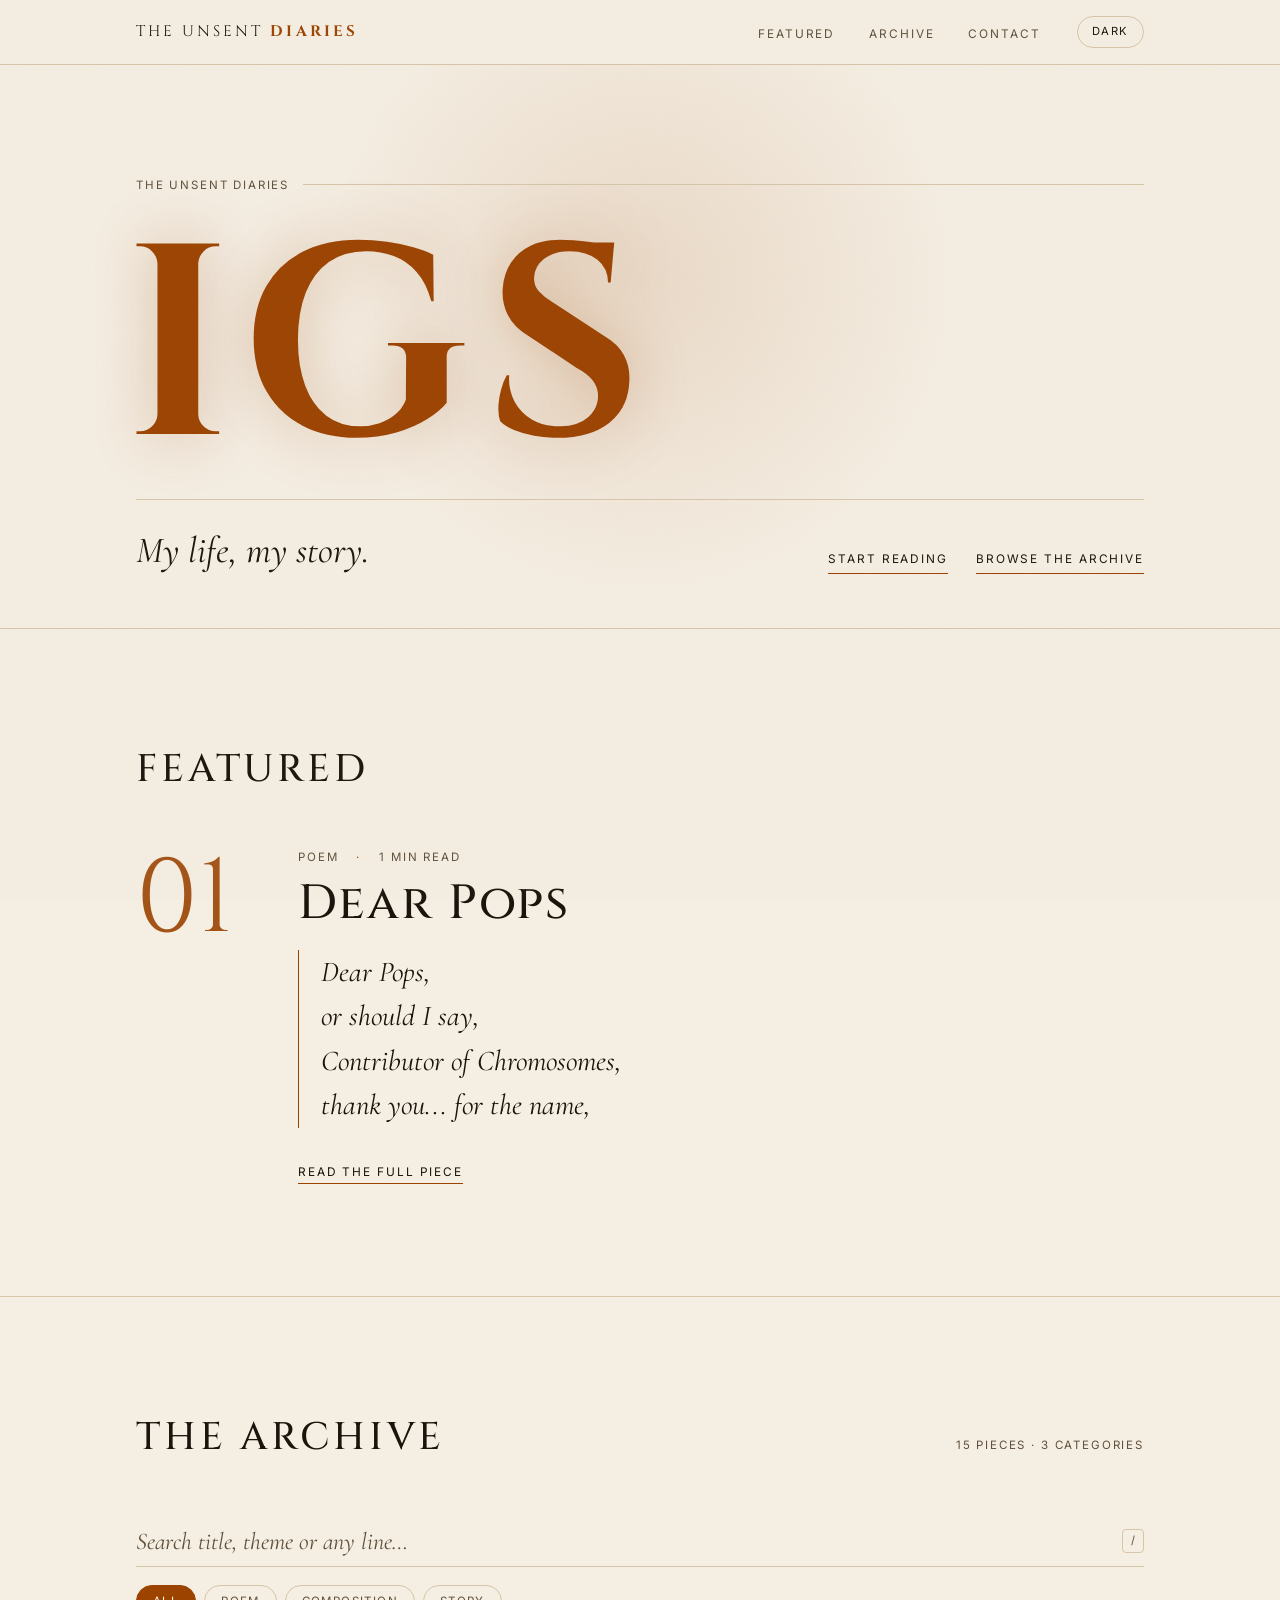
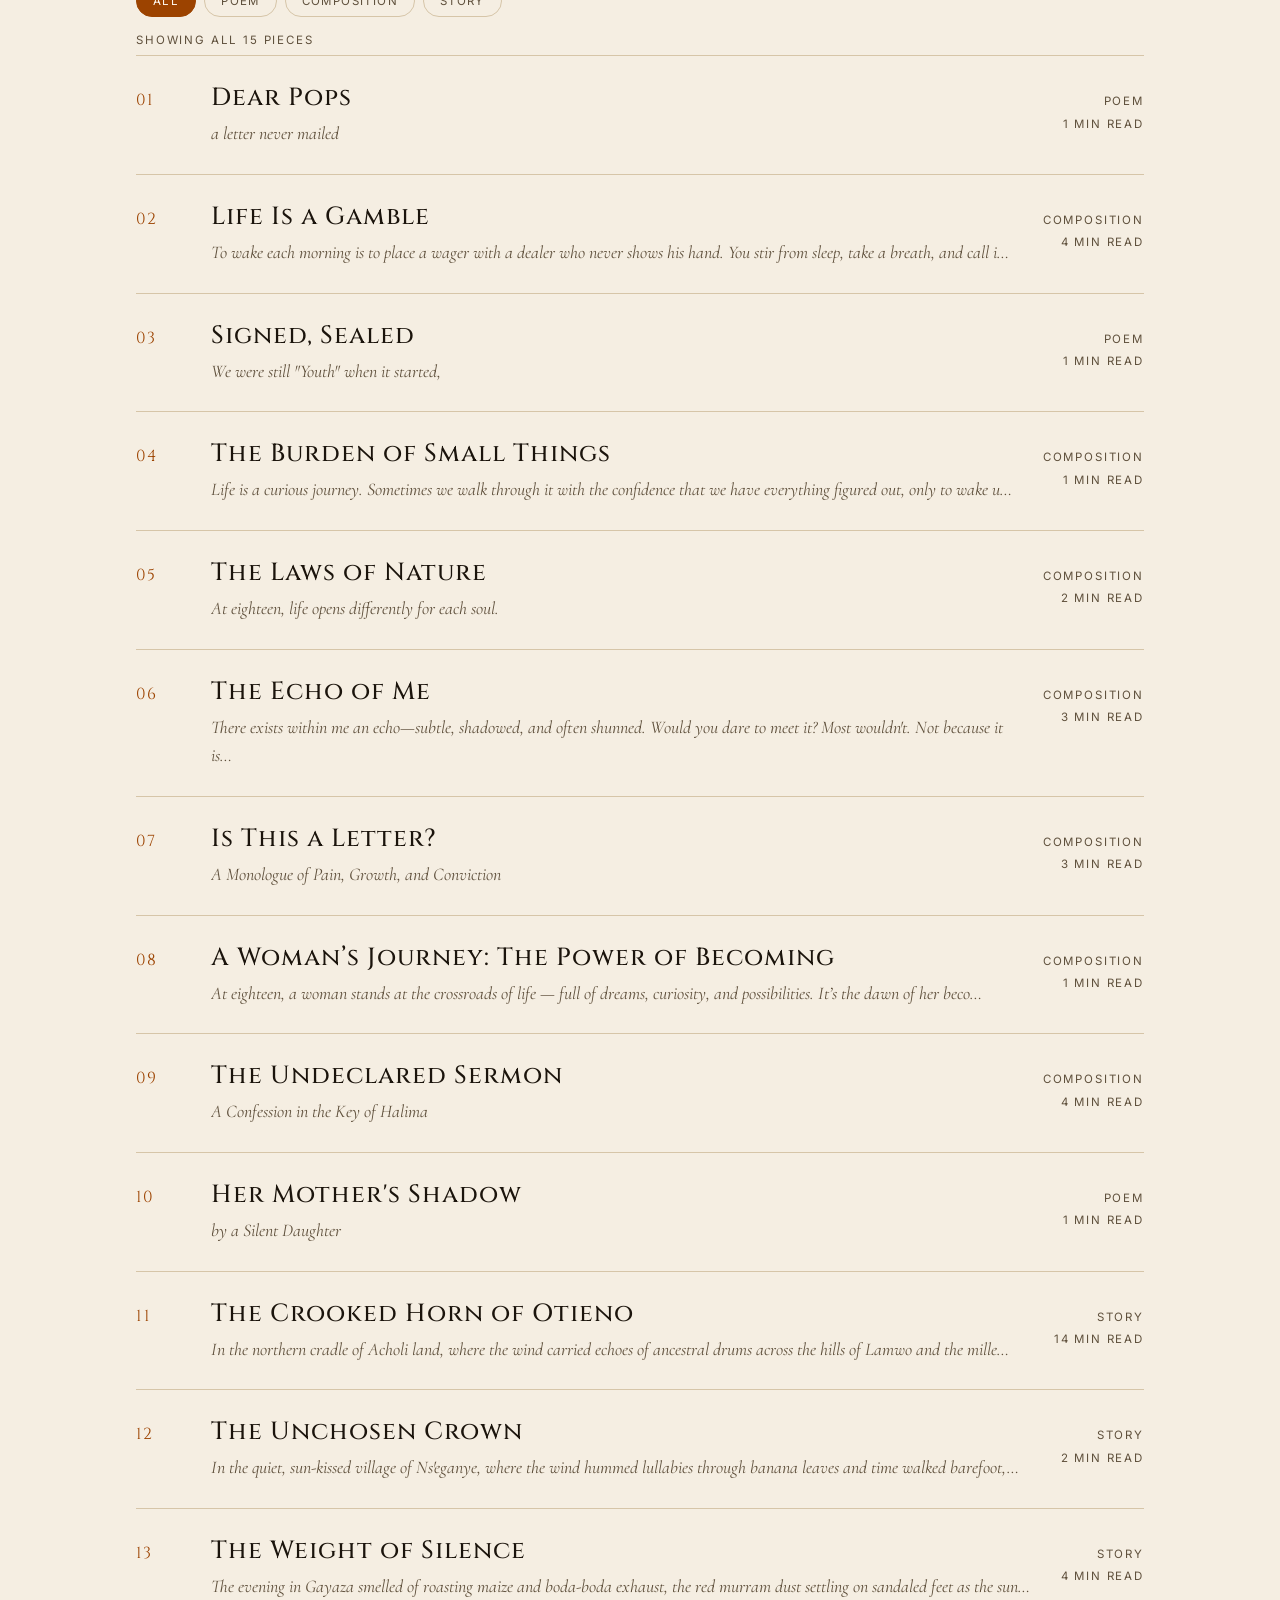
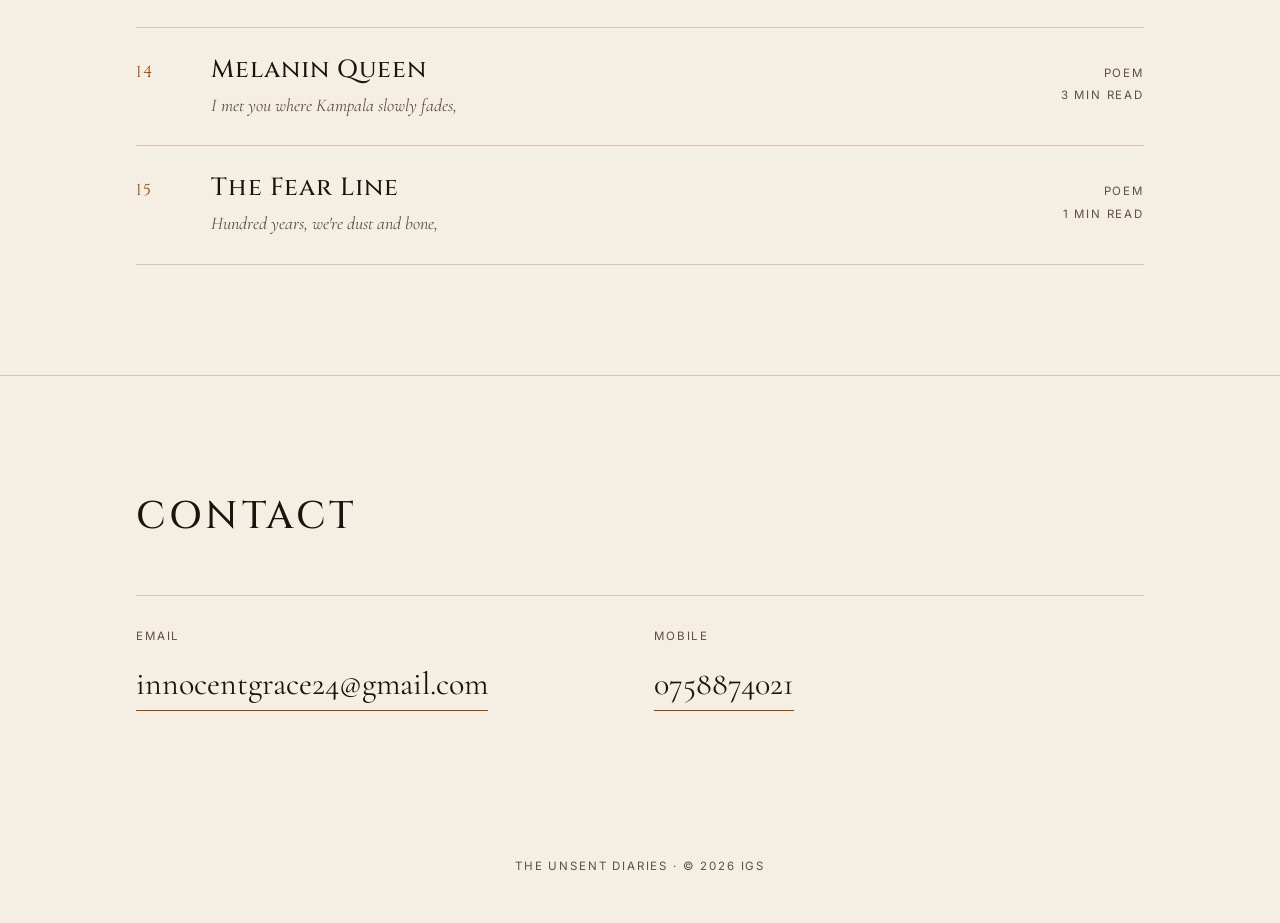
<file: IGS_index.html.html>
<!DOCTYPE html>
<html lang="en" data-theme="dark">
<head>
<meta charset="utf-8">
<meta name="viewport" content="width=device-width, initial-scale=1, viewport-fit=cover">
<title>IGS — The Unsent Diaries | Poems, Compositions &amp; Stories</title>
<meta name="description" content="The Unsent Diaries — a literary archive of poems, compositions and stories by IGS. Words about love, loss, fathers, faith and the gamble of being alive.">
<meta name="author" content="IGS">
<meta name="theme-color" content="#0b0907">
<!-- Canonical: add your real address once you have one, then remove these comment marks:
<link rel="canonical" href="https://YOUR-DOMAIN/">
<meta property="og:url" content="https://YOUR-DOMAIN/"> -->
<meta property="og:type" content="website">
<meta property="og:site_name" content="The Unsent Diaries">
<meta property="og:title" content="IGS — The Unsent Diaries">
<meta property="og:description" content="A literary archive of poems, compositions and stories by IGS.">
<meta name="twitter:card" content="summary">
<meta name="twitter:title" content="IGS — The Unsent Diaries">
<meta name="twitter:description" content="A literary archive of poems, compositions and stories by IGS.">
<link rel="preconnect" href="https://fonts.googleapis.com">
<link rel="preconnect" href="https://fonts.gstatic.com" crossorigin>
<link href="https://fonts.googleapis.com/css2?family=Cinzel:wght@500;700&family=Cormorant+Garamond:ital,wght@0,400;0,500;0,600;1,400;1,500&family=Inter:wght@400;500;600&display=swap" rel="stylesheet">
<script>
/* Set theme before first paint: saved choice, else system preference */
(function(){var t=null;try{t=localStorage.getItem("igs-theme")}catch(e){}
if(t!=="light"&&t!=="dark")t=matchMedia("(prefers-color-scheme: light)").matches?"light":"dark";
document.documentElement.dataset.theme=t})();
</script>
<style>
/* ---------- Design tokens ---------- */
:root{
  --display:Cinzel,"Trajan Pro",Georgia,serif;
  --serif:"Cormorant Garamond",Georgia,"Times New Roman",serif;
  --ui:Inter,system-ui,-apple-system,"Segoe UI",Roboto,sans-serif;
  --wrap:1120px;--pad:clamp(20px,5vw,56px);--head:64px;
  --bg:#0b0907;--bg2:#13100c;--ink:#efe7da;--mute:#a99c89;--accent:#f0913a;--on-accent:#0b0907;--line:#2b241b;--grain:.06;
}
:root[data-theme="light"]{
  --bg:#f5eee2;--bg2:#ede3d0;--ink:#1b140c;--mute:#5f503c;--accent:#9c4300;--on-accent:#fff8ee;--line:#d6c5a8;--grain:.05;
}
/* ---------- Base ---------- */
*{box-sizing:border-box}
html{scroll-behavior:smooth;-webkit-text-size-adjust:100%}
body{margin:0;background:var(--bg);color:var(--ink);font-family:var(--serif);font-size:1.25rem;line-height:1.6;transition:background .3s,color .3s}
body::before{content:"";position:fixed;inset:0;z-index:50;pointer-events:none;opacity:var(--grain);
  background-image:url("data:image/svg+xml,%3Csvg xmlns='http://www.w3.org/2000/svg' width='160' height='160'%3E%3Cfilter id='n'%3E%3CfeTurbulence type='fractalNoise' baseFrequency='.8' numOctaves='2' stitchTiles='stitch'/%3E%3C/filter%3E%3Crect width='100%25' height='100%25' filter='url(%23n)'/%3E%3C/svg%3E")}
[hidden]{display:none!important}
a{color:inherit}
button{font:inherit;color:inherit;cursor:pointer}
:focus-visible{outline:2px solid var(--accent);outline-offset:3px;border-radius:2px}
.wrap{max-width:var(--wrap);margin:0 auto;padding:0 var(--pad)}
.ui{font-family:var(--ui);font-size:.72rem;letter-spacing:.16em;text-transform:uppercase;color:var(--mute)}
.skip{position:absolute;left:12px;top:-60px;background:var(--accent);color:var(--on-accent);padding:8px 14px;font-family:var(--ui);font-size:.85rem;z-index:100;transition:top .2s}
.skip:focus{top:10px}
h1,h2,h3{font-weight:500;margin:0}
section[id]{scroll-margin-top:var(--head)}
/* ---------- Header ---------- */
.site-head{position:sticky;top:0;z-index:40;background:color-mix(in srgb,var(--bg) 94%,transparent);border-bottom:1px solid var(--line)}
.site-head .wrap{display:flex;align-items:center;justify-content:space-between;height:var(--head);gap:16px}
.brand{font-family:var(--display);font-size:.95rem;letter-spacing:.2em;text-decoration:none;text-transform:uppercase}
.brand b{color:var(--accent);font-weight:700}
.menu{display:flex;align-items:center;gap:clamp(16px,3vw,36px)}
.menu ul{display:flex;gap:clamp(16px,3vw,34px);list-style:none;margin:0;padding:0}
.menu a{font-family:var(--ui);font-size:.74rem;letter-spacing:.16em;text-transform:uppercase;text-decoration:none;color:var(--mute);padding:6px 0;border-bottom:1px solid transparent;transition:color .2s,border-color .2s}
.menu a:hover{color:var(--ink);border-color:var(--accent)}
.btn-ghost{background:none;border:1px solid var(--line);border-radius:999px;padding:6px 14px;font-family:var(--ui);font-size:.7rem;letter-spacing:.14em;text-transform:uppercase;transition:border-color .2s,color .2s}
.btn-ghost:hover{border-color:var(--accent);color:var(--accent)}
#menu-btn{display:none}
/* ---------- Hero ---------- */
.hero{position:relative;overflow:hidden;border-bottom:1px solid var(--line);padding:clamp(56px,11vh,120px) 0 clamp(36px,6vh,64px)}
.hero::before{content:"";position:absolute;left:50%;top:38%;width:min(900px,120vw);aspect-ratio:1;transform:translate(-50%,-50%);background:radial-gradient(closest-side,var(--accent),transparent 70%);opacity:.12;pointer-events:none}
.hero .wrap{position:relative}
.kicker{display:flex;align-items:center;gap:14px}
.kicker::after{content:"";height:1px;flex:1;background:var(--line)}
.hero h1{font-family:var(--display);font-weight:700;font-size:clamp(5rem,26vw,17rem);line-height:.92;letter-spacing:.06em;margin:.12em 0 .08em -.04em;color:var(--accent);text-shadow:0 0 60px color-mix(in srgb,var(--accent) 28%,transparent)}
.hero-foot{display:grid;grid-template-columns:1.3fr 1fr;gap:32px 56px;align-items:end;border-top:1px solid var(--line);padding-top:28px}
.tagline{font-style:italic;font-size:clamp(1.5rem,3.2vw,2.3rem);line-height:1.25;margin:0;max-width:22ch}
.cta{display:flex;flex-wrap:wrap;gap:14px 28px;justify-content:flex-end}
.link-arrow{font-family:var(--ui);font-size:.74rem;letter-spacing:.16em;text-transform:uppercase;text-decoration:none;border-bottom:1px solid var(--accent);padding-bottom:4px;transition:color .2s,letter-spacing .25s}
.link-arrow:hover{color:var(--accent);letter-spacing:.2em}
.hero .wrap>*{animation:rise .9s cubic-bezier(.2,.7,.2,1) both}
.hero h1{animation-delay:.1s}.hero-foot{animation-delay:.3s}
@keyframes rise{from{opacity:0;transform:translateY(14px)}to{opacity:1;transform:none}}
/* ---------- Sections ---------- */
.block{padding:clamp(56px,10vw,110px) 0;border-bottom:1px solid var(--line)}
.sec-head{display:flex;align-items:baseline;justify-content:space-between;gap:16px;margin-bottom:clamp(28px,5vw,48px)}
.sec-head h2{font-family:var(--display);font-size:clamp(1.5rem,3.6vw,2.4rem);letter-spacing:.1em;text-transform:uppercase}
/* Featured */
.feat{display:grid;grid-template-columns:auto 1fr;gap:0 clamp(20px,5vw,64px)}
.feat-n{font-family:var(--display);font-size:clamp(3rem,9vw,6.5rem);line-height:1;color:var(--accent);opacity:.9}
.feat h3{font-family:var(--display);font-size:clamp(1.7rem,4.4vw,3rem);line-height:1.15;letter-spacing:.04em;margin:10px 0 18px}
.feat blockquote{margin:0 0 26px;font-style:italic;font-size:clamp(1.35rem,2.4vw,1.8rem);line-height:1.55;max-width:34em;border-left:1px solid var(--accent);padding-left:22px;white-space:pre-line}
.meta{display:flex;flex-wrap:wrap;gap:6px 18px}
.meta span+span::before{content:"·";margin-right:18px;color:var(--accent)}
/* Archive */
.tools{display:grid;gap:18px;margin-bottom:12px}
.search{position:relative;display:flex;align-items:center;border-bottom:1px solid var(--line);transition:border-color .2s}
.search:focus-within{border-color:var(--accent)}
.search input{flex:1;min-width:0;background:none;border:0;color:var(--ink);font-family:var(--serif);font-size:1.5rem;padding:10px 0;outline:none}
.search input::placeholder{color:var(--mute);font-style:italic}
.search input::-webkit-search-cancel-button{display:none}
.kbd{font-family:var(--ui);font-size:.7rem;border:1px solid var(--line);border-radius:4px;padding:2px 8px;color:var(--mute)}
.clear{background:none;border:0;font-family:var(--ui);font-size:.7rem;letter-spacing:.14em;text-transform:uppercase;color:var(--accent);padding:8px 0 8px 14px}
.chips{display:flex;flex-wrap:wrap;gap:8px}
.chip{background:none;border:1px solid var(--line);border-radius:999px;padding:6px 16px;font-family:var(--ui);font-size:.72rem;letter-spacing:.12em;text-transform:uppercase;color:var(--mute);transition:all .2s}
.chip:hover{border-color:var(--accent);color:var(--ink)}
.chip[aria-pressed="true"]{background:var(--accent);border-color:var(--accent);color:var(--on-accent)}
.count{margin:14px 0 6px;min-height:1.2em}
.list{list-style:none;margin:0;padding:0;border-top:1px solid var(--line)}
.list li{border-bottom:1px solid var(--line)}
.row{display:grid;grid-template-columns:3.2rem 1fr auto;gap:8px 24px;align-items:baseline;padding:26px 0;text-decoration:none;transition:padding .25s,background .25s}
.row:hover,.row:focus-visible{padding-left:14px;background:linear-gradient(90deg,color-mix(in srgb,var(--accent) 9%,transparent),transparent 70%)}
.row .num{font-family:var(--display);color:var(--accent);font-size:1rem;letter-spacing:.08em}
.row h3{font-family:var(--display);font-size:clamp(1.15rem,2.4vw,1.55rem);letter-spacing:.04em;line-height:1.25}
.row p{margin:6px 0 0;color:var(--mute);font-size:1.12rem;font-style:italic;display:-webkit-box;-webkit-line-clamp:2;-webkit-box-orient:vertical;overflow:hidden}
.row .meta{flex-direction:column;gap:4px;text-align:right}
.row .meta span+span::before{content:none}
.empty{padding:48px 0;text-align:center}
.empty p{font-style:italic;font-size:1.5rem;margin:0 0 14px}
/* Contact */
.contact{display:grid;grid-template-columns:repeat(auto-fit,minmax(240px,1fr));gap:28px;border-top:1px solid var(--line)}
.contact div{padding-top:22px}
.contact a{display:inline-block;font-size:clamp(1.4rem,3vw,2rem);text-decoration:none;border-bottom:1px solid var(--accent);margin-top:8px;word-break:break-word;transition:color .2s}
.contact a:hover{color:var(--accent)}
.foot{padding:36px 0 48px;text-align:center}
/* ---------- Reader ---------- */
.progress{position:fixed;left:0;top:0;height:3px;width:100%;background:var(--accent);transform:scaleX(0);transform-origin:0 50%;z-index:60}
.piece{max-width:42rem;margin:0 auto;padding:clamp(36px,8vw,80px) var(--pad) 40px}
.back{display:inline-block;text-decoration:none;margin-bottom:clamp(32px,6vw,64px)}
.back:hover{color:var(--accent)}
.piece header{border-bottom:1px solid var(--line);padding-bottom:28px;margin-bottom:clamp(32px,6vw,56px)}
.piece h1{font-family:var(--display);font-size:clamp(2rem,6.5vw,3.8rem);line-height:1.12;letter-spacing:.03em;margin:14px 0 10px;outline:none}
.piece .sub{font-style:italic;font-size:1.5rem;color:var(--mute);margin:0 0 18px}
.piece .cat{color:var(--accent)}
.prose{font-size:clamp(1.28rem,1.1rem + .6vw,1.5rem);line-height:1.8}
.prose p{margin:0 0 1.5em;white-space:pre-line;overflow-wrap:break-word}
.prose.dc p:first-child::first-letter{float:left;font-family:var(--display);font-size:4.4em;line-height:.8;padding:.06em .12em 0 0;color:var(--accent)}
.orn{text-align:center;color:var(--accent);letter-spacing:.7em;margin:48px 0}
.pn{display:grid;grid-template-columns:1fr 1fr;gap:16px;border-top:1px solid var(--line);padding-top:28px}
.pn a{text-decoration:none;display:block;padding:8px 0}
.pn a:last-child{text-align:right}
.pn strong{display:block;font-family:var(--display);font-weight:500;font-size:1.15rem;letter-spacing:.03em;margin-top:6px;transition:color .2s}
.pn a:hover strong{color:var(--accent)}
/* ---------- Responsive ---------- */
@media(max-width:860px){.hero-foot{grid-template-columns:1fr}.cta{justify-content:flex-start}}
@media(max-width:720px){
  #menu-btn{display:inline-block}
  .menu ul{display:none;position:absolute;left:0;right:0;top:var(--head);flex-direction:column;gap:0;background:var(--bg);border-bottom:1px solid var(--line);padding:8px var(--pad) 18px}
  .menu ul.open{display:flex}
  .menu li a{display:block;padding:16px 0;font-size:.85rem;border-bottom:1px solid var(--line)}
  .feat{grid-template-columns:1fr}
  .row{grid-template-columns:2.4rem 1fr;gap:6px 14px}
  .row .meta{grid-column:2;flex-direction:row;text-align:left;gap:4px 14px}
  .kbd{display:none}
}
@media(max-width:380px){body{font-size:1.12rem}.chip{padding:5px 12px}.brand{font-size:.8rem;letter-spacing:.14em}}
@media(prefers-reduced-motion:reduce){*,*::before,*::after{animation:none!important;transition:none!important}html{scroll-behavior:auto}}
@media print{.site-head,.progress,body::before{display:none}}
</style>
</head>
<body>
<a class="skip" href="#main">Skip to content</a>
<div class="progress" id="progress" aria-hidden="true"></div>

<header class="site-head">
  <div class="wrap">
    <a class="brand" href="#/" aria-label="The Unsent Diaries — home">The Unsent <b>Diaries</b></a>
    <nav class="menu" aria-label="Primary">
      <ul id="nav-list">
        <li><a href="#/featured">Featured</a></li>
        <li><a href="#/archive">Archive</a></li>
        <li><a href="#/contact">Contact</a></li>
      </ul>
      <button class="btn-ghost" id="theme-btn" type="button">Light</button>
      <button class="btn-ghost" id="menu-btn" type="button" aria-expanded="false" aria-controls="nav-list">Menu</button>
    </nav>
  </div>
</header>

<main id="main" tabindex="-1">
  <div id="home">
    <section class="hero" aria-labelledby="site-name">
      <div class="wrap">
        <p class="ui kicker">The Unsent Diaries</p>
        <h1 id="site-name">IGS</h1>
        <div class="hero-foot">
          <p class="tagline" id="tagline"></p>
          <div class="cta">
            <a class="link-arrow" href="#/featured">Start reading</a>
            <a class="link-arrow" href="#/archive">Browse the archive</a>
          </div>
        </div>
      </div>
    </section>

    <section class="block" id="featured" aria-labelledby="feat-h">
      <div class="wrap">
        <div class="sec-head"><h2 id="feat-h">Featured</h2></div>
        <div class="feat" id="feat"></div>
      </div>
    </section>

    <section class="block" id="archive" aria-labelledby="arch-h">
      <div class="wrap">
        <div class="sec-head"><h2 id="arch-h">The Archive</h2><span class="ui" id="arch-total"></span></div>
        <div class="tools">
          <div class="search" role="search">
            <input id="q" type="search" placeholder="Search title, theme or any line…" aria-label="Search the archive by title, category, subtitle or text" autocomplete="off" spellcheck="false">
            <button class="clear" id="clear" type="button" hidden aria-label="Clear search">Clear</button>
            <span class="kbd" aria-hidden="true">/</span>
          </div>
          <div class="chips" id="chips" role="group" aria-label="Filter by category"></div>
        </div>
        <p class="ui count" id="count" aria-live="polite"></p>
        <ol class="list" id="list"></ol>
        <div class="empty" id="empty" hidden>
          <p>Nothing here matches that yet.</p>
          <button class="chip" id="reset" type="button">Clear search &amp; filters</button>
        </div>
      </div>
    </section>

    <section class="block" id="contact" aria-labelledby="contact-h" style="border-bottom:0">
      <div class="wrap">
        <div class="sec-head"><h2 id="contact-h">Contact</h2></div>
        <div class="contact" id="contact-list"></div>
      </div>
    </section>
    <footer class="wrap foot ui" id="foot"></footer>
  </div>

  <article id="reader" hidden>
    <div class="piece" id="piece"></div>
  </article>
</main>

<script>
/* =========================================================
   SITE SETTINGS — edit these
   ========================================================= */
const SITE = {
  title: "The Unsent Diaries",
  name: "IGS",
  tagline: "My life, my story.",
  email: "innocentgrace24@gmail.com",
  phone: "0758874021",         // shown on the page
  phoneHref: "+256758874021",  // used for tap-to-call (Uganda country code added)
  social: []                   // e.g. [{ label: "Instagram", href: "https://..." }] — empty = nothing shown
};

/* =========================================================
   YOUR POEMS — ALL IN ONE LIST
   To add a new piece, copy one block below (from { to },) and paste it
   at the END of the list (before the closing ]). Then fill in:
     id        – a short unique word, lowercase, no spaces (e.g. "rain")
     title     – the title
     subtitle  – optional line under the title ("" if none)
     category  – any word, e.g. "Poem", "Composition", "Love". New
                 categories get their own filter button automatically.
     featured  – true on ONE piece to show it on the home page
     text      – between the backticks ` `. Press Enter for line breaks;
                 leave an empty line between stanzas/paragraphs.
                 Don't use a backtick ( ` ) inside the text.
   ========================================================= */
const POEMS = [
{
  id: "dear-pops",
  title: "Dear Pops",
  subtitle: "a letter never mailed",
  category: "Poem",
  featured: true,
  text: `Dear Pops,
or should I say,
Contributor of Chromosomes,
thank you... for the name,
five syllables long and lacking in meaning—
but hey, you did your part.
I carry it like a surname-shaped ghost,
a shadow stitched to my signature,
a trophy from a race you never ran.

You dialed once—twice,
perhaps to check
if gravity still kept me grounded
or if oxygen still liked my lungs.
No birthday calls,
but hey—who needs candles
when your absence burns better?

You boast twenty children.
Impressive.
A human factory
with no quality control.
Was I number six? Or seventeen?
Hard to tell when your affection
comes with a waiting list.

You once told me,
“Son, I’m proud of you.”
But I had just sneezed.
Guess your standards
were surprisingly allergic to effort.

I rang your phone once—
cracked voice, broken pride,
and you answered with silence
so loud, it killed hope in stereo.
That day I learned
real men cry
into their own ribcages.

My first memory of you
was in prison.
How poetic.
Barred windows, locked hearts—
you were free inside
but jailed in my mind.
You smelled of rust and regrets,
and still tried to teach me
how to be a man
from behind Plexiglas wisdom.
Spoiler alert: I learned anyway—
mostly by watching what not to be.

You see, Pops,
I don’t hate you.
Hate takes effort.
I just put you on a dusty shelf
in the museum of missed fathers,
somewhere between
"Unreliable" and "Unavailable."

So cheers—
to the name you gave,
to the child you forgot,
and to this poem you’ll never read.
Sincerely,
Your afterthought.`
},
{
  id: "life-is-a-gamble",
  title: "Life Is a Gamble",
  subtitle: "",
  category: "Composition",
  featured: false,
  text: `To wake each morning is to place a wager with a dealer who never shows his hand. You stir from sleep, take a breath, and call it certainty — but certainty is a luxury the living only borrow, never own outright. You have buried friends who once believed, as fiercely as you do now, that tomorrow was a debt owed to them. It wasn't. Tomorrow owes no one anything. And yet, absurdly, magnificently, you rise anyway. You plan anyway. You set alarms for a future that has never once signed a contract guaranteeing your presence in it. That is not foolishness — that is faith wearing the disguise of routine, the quiet defiance of a gambler who keeps playing not because the odds favor him, but because folding is its own kind of death.

You are told that discipline is destiny — that if you study hard enough, sit still enough, memorize enough, the gates of opportunity will part for you like water before a prophet. But the world is not so obedient to merit. You can graduate top of your class and still watch the door stay shut, while someone less studious walks through it on the arm of a connection you never had. The classroom teaches you theory; the workplace teaches you truth, and the two rarely speak the same language. You arrive at your first job clutching a certificate like a talisman, only to discover it opens the gate but does not walk the path — that is done through trial, through the humbling apprenticeship of error, through the slow accumulation of scars that no lecture hall ever mentioned. Months later, you are competent not because of what you were taught, but because of what you survived.

And when you finally sit behind the desk with your name on the door, be honest with yourself: the title is not a coronation of your brilliance. It is a wager that paid off — a chair reserved by a piece of paper as much as by your mind. Countless others, equally sharp, equally relentless, are still waiting for their card to be drawn. Do not mistake the fall of the dice for the weight of your own hand. Humility is simply gambling with your eyes open.

You love again after love has already betrayed you once, twice, more — and each time you convince yourself this is the hand that finally holds a full house. You said the same the last time, and the time before that, and still the table cleared you out. Yet here you sit, chips in hand, heart in hand, betting on a stranger's permanence in a world where even your own permanence is unconfirmed. That is not naivety. That is the terrifying, stubborn romance of being human — to know the house usually wins, and to sit down and play anyway.

You build a business on hope alone — no customers promised, no revenue guaranteed, only a vision and a checkbook you empty like a libation poured to gods who may or may not be listening. You raise a child the way you'd plant a seed in soil whose composition you cannot see — watering it daily, praying the roots go where you intend, knowing full well that some seeds twist toward the light and others toward the rot. A daughter's future can be undone by a single reckless night. A son's ambition can be hijacked by the wrong street corner, the wrong friend, the wrong needle. You do everything right and still lose. You do everything wrong and still, somehow, win. The dice do not consult your effort before they land.

And still — still — you climb into the very car that betrayed your friend yesterday, engine humming beneath you like a held breath, and you drive to bury him. Because grief does not exempt you from risk; it merely reminds you, cruelly, intimately, that you are still enrolled in the same game he just lost.

So yes — life is a gamble, from the first involuntary breath to the last. Every plan is a bet placed against a future that refuses to reveal its cards. Every love is a wager staked on a heart not yet proven trustworthy. Every child raised, every business opened, every road traveled is a coin tossed into a well too deep to hear it land. We do not live because we are certain. We live because uncertainty, somehow, has never once been reason enough to stop playing.`
},
{
  id: "signed-sealed",
  title: "Signed, Sealed",
  subtitle: "",
  category: "Poem",
  featured: false,
  text: `We were still "Youth" when it started,
back when I thought "text me when you're home safe" was just being polite,
not a whole personality shift.

I came to you like "Wolves" at the door
mostly hunger, a little bit feral,
zero chill whatsoever.
You didn't run.
You just said "took you long enough" and let me in.

"In My Blood" you live now,
which is a very poetic way of saying
I think about you at genuinely inconvenient times,
including but not limited to — grocery shopping.

Some nights are "Champagne Problems"
too much good fortune, not enough impulse control,
and somehow we still end up
arguing about whose turn it is to get up and lock the door.

"Last Call" came and went.
Everyone else went home.
I stayed, mostly because you make a face
when you're winning at convincing me to stay
and I am, historically, weak to that face.

You whisper "It'll Be Okay"
in the same tone you use for "I definitely paid that bill"
confident, unverified, somehow always correct.

"Just Us" against whatever comes,
door locked, phones off,
one (1) blanket we will fight over by 2 am
like it's a hostile takeover.

"Everything I Need" was never far
it was here, it was you,
it was also, annoyingly, you eating the last slice
while maintaining full eye contact.

They say some people are "God's Favorite."
I think it's just the ones who stayed
through the bad jokes, the worse mornings,
the ones who chose "Love Me More"
instead of the objectively easier option
of just... not doing any of this.

We didn't pick easier.
We picked this.
Send help. Send snacks. We're staying in`
},
{
  id: "the-burden-of-small-things",
  title: "The Burden of Small Things",
  subtitle: "",
  category: "Composition",
  featured: false,
  text: `Life is a curious journey. Sometimes we walk through it with the confidence that we have everything figured out, only to wake up one day and realize we do not have a clue. Every choice we make, however simple it may appear, carries the potential to alter the course of our story. And when those choices go wrong, there is no escape from the truth—we must face the consequences, own them, and gather the courage to move forward.

What fascinates me most is the irony of life. The matters we often treat as small, the ones we brush aside with little thought, tend to grow into mountains that weigh heavily upon us later. They become the most difficult challenges we ever encounter. Meanwhile, those issues that appear grand and threatening in the moment often shrink with time, becoming nothing more than shadows we once feared.

The danger lies in underestimating the little things. A decision made carelessly, a responsibility neglected, a word spoken too lightly—all these have the power to echo through our lives with consequences far greater than we anticipated. They trap us in regrets, haunt our nights with restless thoughts, and follow us through the day like an unshakable shadow.

In the end, we learn that nothing in life is truly small. Every choice matters. Every action plants a seed that grows into something greater, for good or for ill. And perhaps the wisdom of living lies in treating even the tiniest matters with the seriousness they deserve—because sometimes, it is the smallest stone that causes the greatest ripple.

.`
},
{
  id: "the-laws-of-nature",
  title: "The Laws of Nature",
  subtitle: "",
  category: "Composition",
  featured: false,
  text: `At eighteen, life opens differently for each soul.
For a young woman, the world already seems to notice her. She carries beauty, youth, and promise — her value, in society’s eyes, shines effortlessly. She doesn’t have to earn attention; it finds her. Yet, the greatest test she faces is how to protect it. Her choices matter — not because she lacks worth, but because she’s already born with it.

For a young man, eighteen is not a celebration of value — it’s a call to arms. The world does not hand him recognition; it demands proof. He stands with empty pockets but an open horizon. His worth is not inherited — it is built, brick by brick, failure by failure, lesson by lesson.

At twenty-five, the paths begin to diverge.
The woman starts searching for stability, for love that complements her dreams. The man, still forging his path, chases goals, status, and the version of himself he hopes will someday be enough. One looks for meaning, the other for purpose — both running, both trying not to fall behind.

At thirty, nature reveals its rhythm.
The woman, once pursued, now slows her pace — not because she has failed, but because her heart seeks rest. The man, hardened by years of struggle, begins to rise. What once looked like failure now feels like foundation. His story is just beginning where hers seeks peace.

But these are not rules — they are reflections.
Nature does not discriminate; it simply observes. Every woman carries the grace of creation; every man carries the burden of becoming. One protects, one builds — and both, when wise, learn from each other.

The law of nature is balance — not rivalry.
A woman’s worth is in her wisdom; a man’s power is in his patience. When both meet in understanding, life itself becomes harmony — and time stops being a competition.`
},
{
  id: "the-echo-of-me",
  title: "The Echo of Me",
  subtitle: "",
  category: "Composition",
  featured: false,
  text: `There exists within me an echo—subtle, shadowed, and often shunned. Would you dare to meet it? Most wouldn't. Not because it is grotesque, but because it is true. It is the part of me that emerges not by invitation but by provocation—triggered, never scheduled. It does not knock. It erupts.

They say a man who trembles in anger is unstable. They do not know the tremble is the body’s last negotiation before it turns volcanic. I am not ashamed of the echo; it is my hidden hymn, my midnight confession. And yet, it is not for all ears. Some secrets do not hide from fear—they hide from misunderstanding.

The echo of me is a paradox. To some, I am a villain, a cold stone of a man, unyielding and selfish. To others, I am warmth itself, compassion dressed in skin. The contradiction is not a mask—it is the truth of duality. I am both. I am neither. The echo shapeshifts, responding not to the world but to the world's gaze.

There is a life I offer to the public—a curated gallery of moments, polished and palatable. Then there is the life I live in whispers, revealed only to the rare few who do not flinch when the curtain falls. The echo lives in that hidden chamber, behind the grin, behind the achievements, behind the roles I am forced to perform in society’s cruel theater.

Behind every "perfect" face is an ache—one so carefully veiled it becomes art. Perfection, after all, is not a goal; it is a survival instinct. We learn early that flawlessness earns affection. That mistake is shame. That silence is honor. So we build palaces of compliance and die slowly in their gardens.

I mastered the act—smiled when the heart shattered, agreed when the soul rebelled. I buried my questions in layers of "respect," sealed my dreams with the ribbon of “duty.” I did not forget myself. I exiled myself. For love. For validation. For peace.

But love that requires silence is not love. It is performance. And performances end.

Still, I must confess: I love the echo of me. It is not polished. It is not holy. It is not safe. But it is mine. In its defiance, I find clarity. In its rebellion, I find home. The things it loves may seem dark, perhaps even sinful by society’s standards, but in them I feel the closest thing to freedom. I do not ask to be understood. I ask only not to be imprisoned by others' comfort zones.

Some say I am hard to love. But tell me, how do you love when love has been weaponized? How do you trust when the world rewards the performance and punishes the truth?

The echo of me has sinned. It has broken commandments, disappointed elders, shaken fists at the heavens. But it has also loved deeply, protected fiercely, and created beauty in the most unlikely places. Let those who judge remember: saints walk beside sinners, and often share the same face.

The echo is lonely. Not for company—but for belonging. There is no room in this world for the misfit soul, the inconvenient truth, the disobedient heart. But I would rather be alone in my authenticity than adored in my disguise.

Sometimes I wonder—have I been living my own life or someone else’s dream? The echo of me knows the answer. It reminds me of the sacrifices I made in the name of duty, of love. I became the perfect child. The perfect friend. The perfect partner. But the cost? I no longer belonged to myself.

I handed over the pen that wrote my story. And in return, I received applause for a character I no longer recognized.

So now, I reclaim it. The echo. The story. The sorrow. The joy.

Let the world call it what it will.

I call it me.

“People judge me like they past perfect Like they present pretty Like they future flawless. Like in this world we don't have drug addicts, alcoholics liars, rap!sts, murderers, robbers. We all sinning Idgaf what you call it”

Young MA.`
},
{
  id: "is-this-a-letter",
  title: "Is This a Letter?",
  subtitle: "A Monologue of Pain, Growth, and Conviction",
  category: "Composition",
  featured: false,
  text: `Is this a letter?
Maybe not in the traditional sense—no pen, no paper, no envelope inked with a return address. But it feels like one. A letter addressed to the void, to the unseen hands of time, to anyone willing to listen without judgment. Perhaps, most of all, a letter to myself—to the man I’ve become, shaped not by ease but by affliction.

I’ve lived a life most wouldn’t understand—not because it’s rare, but because it’s unspoken. People only see what you choose to show. What they don't see are the silent battles, the restless nights, the betrayals cloaked in friendship, or the pain that forges your voice into quiet steel.

I’ve known pain intimately. Not the kind that passes with time, but the kind that redefines you. Pain that stripped away comfort, burned bridges I never built, and left me walking barefoot on broken dreams. And yet, I endure. Why? Because I’ve chosen to only keep supportive people in my life. It’s not a preference; it’s survival. When you’ve been shattered enough, you learn to only trust the hands that have held you without hurting you.

For me, failure isn’t about missed chances or career missteps—it’s the inability to be a good man to those around me. A failure to be present. To not show up. I fear making the wrong move on this chessboard called life. Every choice feels like a strategy, and every misstep could be irreversible. So I tread with caution, guided by pain, but not paralyzed by it.

In a world that often disappoints, there’s only been one constant—my mother. She’s the lighthouse in every storm. No matter how rough the sea, she shows up. Always. And that kind of loyalty, that love, it’s rare. It's sacred. I lean on her like the roots of a tree lean into the earth—quietly, but with everything I've got.

I admit, I’m insecure about jobs. I don't get attached. I don't stick around. Maybe it’s fear, maybe it’s trauma. I’ve never found safety in permanence. But if I could go back in time, I wouldn’t change a damn thing. This journey—this pain, this joy, this heartbreak—it’s made me the man I am today. And you know what? I’m proud of him. There’s no regret in these scars. They’re the proof I survived.

When it comes to love, I’ve only truly been in two relationships. The rest? Situationships. Many of them. Fleeting connections that never learned my middle name, let alone my soul. But I don’t blame them. I’ve grown. And that growth—painful as it was—paved the way for deeper love.

Still, I have red flags I don’t negotiate on. A party animal? Red flag. Indecent dressing? That’s another. Showbiz personalities or people with too many “friends”? I don’t trust that. I guess that’s why most of my serious relationships have been with Muslim women—modest, grounded, not loud with the world but rich with dignity.

Being a man to me isn’t about muscle or money—it’s about presence. Emotional presence. Being there in someone’s darkest hour. That’s what makes a good father, a good brother, a good friend. It’s what I needed from my own father, but never got. Now that he tries to show up? I hate it. I hate the performance of care that never existed when it mattered most.

So yes, I’ve seen darkness. More than I care to admit. And it’s changed me—permanently. I don't believe in the naive goodness of people anymore. I’ve been used. Lied to. Envy disguised as praise. Kindness repaid with indifference. People want you to rise, just not higher than them. And when you do? Suddenly, they forget every good thing you ever did. Gratitude fades, but bitterness? Bitterness sticks around like a shadow.

Is this a letter?
Maybe not.
But if it is—then it’s a letter carved in stone, not ink. A declaration, not a plea. I don’t seek pity. I seek understanding. I am who I am because life gave me no other choice.

And I wouldn't have it any other way.

Written by IGS

“Don’t expect others to give you what you give them”`
},
{
  id: "a-woman-s-journey-the-power-of-becoming",
  title: "A Woman’s Journey: The Power of Becoming",
  subtitle: "",
  category: "Composition",
  featured: false,
  text: `At eighteen, a woman stands at the crossroads of life — full of dreams, curiosity, and possibilities. It’s the dawn of her becoming, where every choice she makes begins to shape the woman she will one day be. At that age, she may not yet understand the depth of her value, but it is already there — radiant, divine, and undeniable. She is born with worth; it does not come from validation, attention, or approval. It is hers by birthright. Her responsibility is to recognize it, protect it, and never allow the world to convince her otherwise.

At twenty-five, she begins to search — not just for love, but for meaning, for purpose, for something deeper than surface smiles. She learns that love is not simply something to find but something to build, nurture, and deserve. It is at this stage that she starts to understand that being loved begins with loving herself — fully, fiercely, and unapologetically.

By thirty, she slows down, not because her fire fades, but because her vision clears. She reflects, she heals, she forgives, and she learns the quiet power of peace. She’s no longer chasing validation — she’s creating value. No longer seeking approval — she’s walking in confidence.

A woman’s life truly begins when she realizes that she was never meant to compete, compare, or conform — but to become. Every phase, every lesson, every scar adds to her strength.

So to every woman: protect your value, honor your growth, and embrace your journey. You are not defined by time, age, or anyone’s opinion — you are defined by the courage to keep becoming everything you were created to be.`
},
{
  id: "the-undeclared-sermon",
  title: "The Undeclared Sermon",
  subtitle: "A Confession in the Key of Halima",
  category: "Composition",
  featured: false,
  text: `There is a particular kind of sin they do not warn you about in seminary.

Not the loud ones — the ones with names, with weight, with chapters and verses assigned to their prosecution. No. I mean the quiet sin. The one that lives behind the sternum. The one that never announces itself, never breaks a commandment outright, yet dismantles a man more thoroughly than any transgression scripture ever bothered to catalogue.

I met mine in Gayaza.

Her name was Halima.

She arrived the way all genuinely dangerous things do — without warning, without apology, and entirely unaware of the damage she was causing simply by existing. The boda engines on that road had always sounded like noise to me. After her, I could've sworn they were church bells, slow and deliberate, ringing in something I had no liturgy for.

The sun, I am convinced, began rising earlier that season. Not out of cosmic duty. Out of competition. It had heard about her smile and was losing.

Village painters laid down their brushes. Not in defeat — in reverence. There are things you do not attempt. You do not argue with thunder. You do not race a river. You do not take a brush to what God has clearly spent overtime on.

Halima was one of those things.

I was training my tongue for sermons then. I had memorized the cadence of scripture, the architecture of a good homily, the exact pause before "and let the church say Amen." Words were my vocation. Words were the only thing I had ever been sure of.

She cured me of that certainty in an afternoon.

The day she hugged me — briefly, innocently, the kind of hug that meant nothing to her and rearranged everything in me — I felt warmth move through my body like electricity through a building that had forgotten what light felt like. My knees, lifelong disciples of gravity, submitted their resignation letters on the spot. My tongue, that faithful servant of scripture, went completely dark.

Not one syllable survived her.

I stood there — a future priest, a boy who had rehearsed the Word — undone by a girl who hadn't even tried. Loving thy neighbour, they said. They did not specify the terms and conditions. They did not warn me about this neighbour.

Here is the irony that still cuts like altar wine on an empty stomach:

I was standing at a crossroads. One path led to the pulpit — to vestments and vespers, to a life of whispered Amens and Sunday morning certainty. The other path had no name yet. It smelled like her. It looked like whatever the rest of my life might have become if I had simply opened my mouth.

I chose neither.

I said nothing.

And silence, I have since learned, is not the absence of a decision. Silence is the decision. The one that lives longest. The one that follows you into every room you enter for the rest of your life and sits down uninvited.

Halima walked on.

Unaware that she had nearly recruited a priest into apostasy without lifting a finger. Unaware that somewhere behind her, a boy was holding a full congregation in his chest — rows of feeling, hymns of almost, a choir of everything he never sang aloud — and that the whole service had been held in her honour, and she had never once been told.

The collection plate was never passed.

The sermon was never preached.

The church of her remained open inside me, empty and echoing, the way all sacred spaces feel when no one comes.

Maybe that is the thing about love that stays in the throat.

It does not disappear. It does not dissolve quietly with time and good sense. It calcifies. It becomes architecture. It becomes the reason certain songs hit differently, the reason Gayaza still sounds like a word with too much meaning, the reason a grown man can close his eyes and still feel the exact temperature of a hug that lasted four seconds and lasted forever.

Confessed love, even when it falls — even when it lands wrong, even when it is not returned — at least it lived. It breathed open air. It had a beginning and an end and something to show for itself.

But a love left in the throat?

That one outlives everything. That one never gets a funeral.

So.

Father, forgive me.

For I have sinned — quietly, completely, and in the direction of Halima.

I held a sermon I never preached. I loved a girl who never knew.

I stood at the altar of something real and walked away without genuflecting.

And if that is apostasy — if choosing silence over courage makes a sinner of me —

then I confess it fully.

I confess it without shame.

I regret the silence.

I do not regret her.

This is yours. Every word of it earned.`
},
{
  id: "her-mother-s-shadow",
  title: "Her Mother's Shadow",
  subtitle: "by a Silent Daughter",
  category: "Poem",
  featured: false,
  text: `She walks the road she did not chart,
With someone else's dream carved in her heart.
Her hands—so skilled, her mind—so wide,
Yet she walks the path where her truth can't hide.

She speaks with brilliance, bold and bright,
A voice that could spark the world alight.
But when she stands at her own soul’s gate,
She trades her voice for her mother’s fate.

She wears her mother’s hopes like skin,
So tight she can't breathe the dreams within.
She smiles for show, plays strong and tough,
Pretends the burden isn't enough.

Her dreams sit quiet in the attic of her chest,
Tamed by love, or guilt at best.
Not because she’s weak or small—
But because she fears to disappoint at all.

The girl knows what she wants to be—
She sees her greatness silently.
But mirrors lie when shaped by hands
That measure worth by their own plans.

Sometimes she weeps behind her pride,
A fire dimmed, not yet died.
The world may cheer, “She’s got it all,”
But she’s a guest inside her own soul’s hall.

She learned to be sharp where warmth once grew,
To guard her soul like her mother taught her to.
If her mother held no mission, she'd feel erased,
An empty shell, a dream misplaced.
She lives in denial, wears strength like steel,
But silence knows what she refuses to feel.`
},
{
  id: "the-crooked-horn-of-otieno",
  title: "The Crooked Horn of Otieno",
  subtitle: "",
  category: "Story",
  featured: false,
  text: `In the northern cradle of Acholi land, where the wind carried echoes of ancestral drums across the hills of Lamwo and the millet fields bowed under the weight of ripening grain, there lived a man named Otieno. At twenty-nine, he bore the features of a man who had tasted fortune before wisdom, and who carried pride where humility should have taken root. His words often shone like morning dew, but his deeds curdled into bitterness before the sun set.

Otieno had a younger brother, Ochieng, whose spirit was gentler, his heart more earnest, and his hopes rooted in the soil of fraternity. To Ochieng, Otieno was not merely a sibling but a guiding star, a man whose footsteps he longed to follow, believing that blood ties demanded loyalty stronger than the iron shackles of fate. Yet Otieno’s promises were empty gourds: he often spoke of help—help with work, with bride price, with dreams of education—but never once did he lift his hand when Ochieng faltered.

Beneath his carefully painted smile, Otieno was a hypocrite of the highest breed. He desired not his brother’s flourishing, but his failure; for to see Ochieng rise was, in Otieno’s warped vision, to witness his own eclipse. His arrogance was so deeply woven into his sinews that he felt the very earth owed him reverence. “I am destined for greatness above all,” he would mutter, even as the village elders whispered of his haughtiness.

When fortune’s hand lifted him into the grand halls of the United Nations, a job that glittered with international esteem, Otieno’s heart did not expand with gratitude. Instead, it shrank further into self-absorption. He adorned himself with the cloak of importance, bragging of figures and allowances, narrating the minutiae of his salary to men whose pockets barely held the dust of harvest.

His wife and child, though they bore his name, lived like phantoms in the daylight. In gatherings he wore the mask of a bachelor, pursuing women with the lust of a man unbound. The family that should have been his crown became, instead, a hidden thorn he refused to acknowledge.

Most insidious of all was his tongue. It was a sharpened spear, not for defense, but for ruin. Otieno thrived on rumor-mongering, weaving webs of defamation around friends and kinsmen alike. He spoke little of himself except when he boasted, but of others he spoke with venom, delighting in their humiliation. His arrogance was a fortress, yet within that fortress dwelt a cowardly soul afraid of being outshone.

And so, in Acholi land, where the values of kinship, humility, and truthfulness were held as pillars of human worth, Otieno became a paradox: a man esteemed by strangers for his title, yet loathed by those who knew him most.

But fate—unyielding and just—does not allow crooked horns to pierce the heavens forever. For in the silence of Ochieng’s endurance, in the whispers of the community he defamed, and in the quiet judgment of his own ancestors, the reckoning of Otieno’s pride was already being carved into the bark of time…

To Be Continued….

The Crooked Horn of Otieno

Chapter One: The Empty Promise

The sun rose lazily over the sprawling plains of Acholi land, painting the huts of Purongo village with a warm, golden hue. Birds sang in the mango trees, children’s laughter echoed from the footpaths, and women’s voices floated from the grinding stones as they prepared millet for the day. Amid this harmony, Ochieng, the younger brother, bent over the soil, his hands darkened with earth and sweat. His life was toil, yet his heart bore no malice.

Ochieng had always admired Otieno. From boyhood, he had believed his brother’s words were carved in stone. “One day,” Otieno had promised, his voice swelling with authority, “I shall lift you up. You will not need to break your back in the fields when I stand tall.” Those words had burned into Ochieng’s memory like a brand.

But years passed, and promises remained empty gourds. When Ochieng asked for help to pay his bride price, Otieno sent only words, no coin. When his hut’s roof leaked in the rains, Otieno came with polished shoes, walked around the homestead, and left, having done nothing but offer advice. And when Ochieng’s child fell ill, his desperate calls went unanswered, though Otieno was said to be in Kampala, dining in lavish hotels and boasting of his “connections in the UN.”

Otieno’s generosity was only for display. He arrived at funerals with envelopes fat with money, but never for kin. He gave speeches about “helping the community,” but his brother’s suffering was a cloak he never cared to lift.

Yet in the evenings, Ochieng would still sit by the fire with his wife, Ayaa, and tell her, “He is my brother. One day his heart will change. Blood does not turn into water.” And Ayaa, though her eyes brimmed with quiet disappointment, would nod and say, “Let us hope the spirits of the ancestors remind him of his duty.”

But in the silence of his own homestead, Otieno thought differently. To him, Ochieng’s humility was weakness, his poverty a shame that reflected on him. “I cannot let him shine brighter than me,” he often muttered, adjusting his tie before the mirror. “He must always remember who the elder is.”

And so, the first crack in the horn widened—hidden beneath the surface, but destined to split.

Chapter Two: The Cloak of Importance

Kampala’s air was heavy with ambition. Boda-bodas weaved recklessly through traffic, skyscrapers cast their shadows over colonial buildings, and the hum of city life drowned the quiet wisdom of the villages. It was here that Otieno, now a man of twenty-nine, had secured his post at the United Nations. To outsiders, it was a badge of honor, a ticket into the ranks of influence. To Otieno, it was proof that he was above ordinary men.

He walked the corridors of glass buildings with an arrogance that could be smelled like perfume. He measured his worth not by the service he rendered, but by the thickness of his wallet and the prestige of his title. His colleagues quickly learned of his appetite for boasting. At lunchtime, while others ate in quiet conversation, Otieno spoke loudly of allowances, international workshops, and the “dollars that flowed like Nile water.”

Yet for all his talk, he never spoke of his wife and child. They lived in a modest rental on the city’s outskirts, neglected like shadows. In the bright lights of Kampala, Otieno was a bachelor again—chasing women in restaurants, weaving lies as easily as one breathes. When asked by new friends whether he was married, he would laugh dismissively, “Marriage? Ah, I am not ready to be caged. My life is too big for that.” His wife, Akello, bore her loneliness quietly, raising their little boy while listening to rumors of her husband’s escapades.

Back in Acholi land, however, the truth could not remain hidden. The people of Purongo had ears sharper than the drums of a ceremony. They heard of his lies, his infidelity, his arrogance. Around the evening fires, the old men shook their heads.

“Otieno is like a leopard that strays too far from the bush,” one elder said. “He thinks himself a lion in the city, but the spirits see him still.”

The women grinding millet would murmur, “How can a man deny his own blood? A wife left like a widow, a child left without a father’s embrace?”

Even Ochieng, though ever forgiving, began to feel the weight of betrayal. He heard of his brother’s boasting—how Otieno described himself as self-made, as though no family, no village, no ancestors had paved the way for his rise. It was salt upon the wounds of his poverty.

Yet Otieno was deaf to whispers. His ears only welcomed praise, his eyes only saw himself. He lived clothed in the cloak of importance—fine suits, polished shoes, an ego tailored larger than his frame. He believed he was untouchable, immune to the laws of community and spirit.

But in Acholi wisdom, there is a saying: “The horn that grows too proud shall one day break against the tree.”

And Otieno’s crooked horn was growing heavier, curving toward its inevitable fracture.

Chapter Three: The Gentle Flame of Ochieng

While Otieno polished his shoes in Kampala’s towers, Ochieng bent his back beneath the Acholi sun. His fields were not rich, nor were his hands free of calluses, but his heart glowed with a warmth his brother had long lost.

He lived in a thatched homestead on the edge of Purongo, with his wife Ayaa and their two small children. Their lives were modest: mornings began with the pounding of millet, afternoons with the tending of goats, evenings with stories told by the fire. There were no cars, no polished offices, no accounts in foreign banks—only the rhythm of the land and the dignity of honest labor.

Unlike his brother, Ochieng did not promise more than he could give. When a neighbor’s child fell sick, he offered the little he had—sometimes a calabash of milk, sometimes firewood, sometimes simply his time to sit and comfort. And because of that, the community trusted him. His words were like cool water on parched lips, his presence a reminder that humility still lived among men.

One evening, as the moon rose pale above the mango trees, the elders gathered for a council. A matter of land boundaries had set two clans against one another, and tempers flared like dry grass touched by fire. Voices clashed, men stood with spears ready, and it seemed violence would be inevitable.

But Ochieng, the younger brother of the boastful Otieno, stood up. His voice was not loud, but it carried the weight of truth:

“We have fought enough wars in our fathers’ time. Shall we now fight among ourselves for the soil that will one day cover us all? Land is important, but peace is greater. Let us draw the line with respect, for the ground belongs to the ancestors more than to us.”

The crowd fell silent. Even the most stubborn of men nodded. The quarrel cooled, spears lowered, and the matter ended without bloodshed. That night, around the fires, the people spoke.

“See Ochieng,” the women said. “He may not wear suits or eat in hotels, but his heart is straight.”

“Unlike his brother,” the men muttered, “whose tongue is sharp for rumor, but soft for truth.”

And so Ochieng’s quiet flame burned brighter in the eyes of the community. Where Otieno was seen as crooked and arrogant, Ochieng became the mirror of humility, the reminder that greatness is not in titles, but in character.

Yet deep within him, Ochieng still longed for reconciliation. He often told Ayaa, “He is my brother. No matter how he denies me, I cannot deny him. Blood ties do not rot.” But the ancestors, who watched from the world beyond, knew the two brothers walked roads destined to cross in a storm.

For while one brother walked clothed in pride, the other carried the silent blessing of the spirits.

And in Acholi land, blessings and curses do not sleep forever.

Chapter Four: The Reckoning of Shadows

The day of reckoning does not arrive with drums; it creeps like a snake through grass, silent until it strikes. For Otieno, the beginning of his fall was almost invisible—small cracks that grew into chasms.

At the United Nations office, his colleagues began to whisper. His boasting, once tolerated with polite smiles, became an irritation. He spoke more of his money than of his work, more of his conquests than of his family. When tasks were given, he delayed them, spending time chasing pleasures in Kampala’s nightclubs. Slowly, the supervisors began to notice: Otieno was more noise than substance.

Meanwhile, his lies grew heavy. A woman he had courted in secret exposed him in public, revealing he had a wife and child he had long denied. The scandal spread like wildfire, reaching not only his workplace but also the ears of the community back home. His carefully woven image began to unravel.

In Purongo, word traveled faster than the wind. The villagers shook their heads:
“Did we not say? A man cannot live with two faces forever.”

Even the elders, who once tolerated his arrogance, began to speak his name with disdain. “A crooked horn may shine in the sun,” they muttered, “but when the rain falls, its weakness is revealed.”

At home, Akello, his wife, grew weary. Her eyes, once soft with patience, now hardened with pain. She had carried his neglect like a sack of stones, but when the scandal reached her doorstep, she could no longer shield her child from the truth. She confronted him:

“Otieno, what man denies his own blood? What father hides his son as though he were a curse? The community sees you, the ancestors see you—do you not fear shame?”

But Otieno, blinded by pride, shouted back. His voice thundered, but his words were hollow. He called her ungrateful, accused her of weakness, and stormed out to seek solace in drink and women. Yet in his solitude, doubt began to gnaw at him. He had chased shadows of power, but they slipped through his fingers like water.

It was then that he returned to the village for a funeral—a distant uncle had passed. As he arrived in his gleaming car, dressed in a suit too fine for the dust of Acholi land, he expected admiration. But the stares that met him were not of awe; they were cold, laced with quiet judgment.

By the graveside, his brother Ochieng stood, head bowed, hands clasped, his presence steady like a rooted tree. The people gathered closer to Ochieng than to Otieno. Whispers rose:
“See how the humble brother is loved, while the proud one stands alone.”

For the first time, Otieno felt the weight of isolation. His cloak of importance no longer warmed him; it burned like a shroud of shame.

And as the funeral drums beat low into the evening, Otieno realized the truth whispered by the ancestors: the crooked horn was bending toward its breaking point.

Chapter Five: The Breaking of the Horn

The collapse of a man rarely comes like a lightning strike—it comes in waves, each heavier than the last. For Otieno, the waves had gathered, and the storm was now upon him.

In Kampala, his job slipped first. His supervisors, tired of his tardiness, arrogance, and scandals, called him into a glass-walled office. Their words were sharp, measured, and final:

“Otieno, the United Nations does not wear arrogance as its badge. We value service, not self-glorification. You have failed to uphold the standards of this institution. Consider this your last day.”

The dismissal fell like a spear to his chest. He walked out with his briefcase, his reflection in the polished windows mocking him—once a man of status, now an empty shell.

He turned to his friends, those he had once entertained with boasts and drinks. But they melted away like dew under the sun. One by one, they closed their doors, unwilling to be associated with a man whose prestige had vanished. The women he had pursued laughed in scorn; some even mocked him openly:
“Is this the great Otieno, who claimed to have dollars flowing like Nile water? Where are his riches now?”

At home, Akello had already made her choice. She gathered her belongings, her son clinging to her hand, and returned to her mother’s village. Her parting words were soft, but they cut deeper than any blade:

“You were given a family and chose strangers. You were given love and chose lies. May the spirits teach you what we could not.”

Alone, Otieno returned to Purongo, the very soil he once despised. He arrived not in a shining car, but on foot, dusty and hollow-eyed. The people, seeing him, did not jeer—Acholi wisdom forbids laughing at the fallen—but their silence was heavier than ridicule. Mothers pulled their children closer, elders avoided his greeting, and whispers floated like shadows: “The crooked horn has broken.”

Only Ochieng approached him, carrying the calmness of one whose life had never depended on pride. He placed a hand on his brother’s shoulder and said quietly:

“Otieno, greatness is not in the height of a man’s shadow, but in the steadiness of his steps. You ran too far from the truth, but the land still welcomes you back. Will you learn now?”

For the first time, Otieno’s arrogance cracked. His eyes welled with tears—not of self-pity, but of realization. He looked at his brother, the man he had despised, envied, and betrayed, and saw in him the strength he had always lacked.

The drums of the ancestors seemed to echo in his ears, whispering: A horn, once broken, cannot be straightened. But its fragments may still be carved into something useful.

And so Otieno’s story did not end in triumph, but in reckoning. His crooked horn had broken, but perhaps—if humility took root—he could still learn the wisdom of the soil he had long ignored.`
},
{
  id: "the-unchosen-crown",
  title: "The Unchosen Crown",
  subtitle: "",
  category: "Story",
  featured: false,
  text: `In the quiet, sun-kissed village of Ns'eganye, where the wind hummed lullabies through banana leaves and time walked barefoot, there lived a woman whose name passed through lips like a secret spell — Ayana.

She wasn’t just beautiful — she was the kind of beautiful that paused conversations and made even the clouds shift for a better view. But it wasn't her face alone that made her unforgettable. No — it was her elegance, the calm, commanding grace with which she moved, like a whispered poem wrapped in silk.

Her style was a sermon. Every thread she wore told a story — of heritage, of confidence, of quiet rebellion. Be it a simple kitenge or a tailored dress, Ayana wore it like royalty who didn’t need a throne to rule. She walked with the dignity of rain, soft but impossible to ignore, and when she passed by, conversations tripped and glances lingered like they had nowhere else to be.

To the people of Ns'eganye, she was an icon in motion — a walking gallery of style and spirit. Mothers nudged daughters. Sons straightened collars. Even the sun seemed to shine differently when Ayana stepped out.

But for Ayana, all this beauty came with a price. The admiration, the compliments — they started to feel like chains of gold. She couldn't breathe without someone reminding her how breathtaking she looked. "You're so beautiful," they'd say — as if she didn’t already carry the weight of their gaze on her shoulders like a borrowed crown.

She tried to dull her shine, wearing plain clothes, tying her hair in haste — but even then, she looked like art that refused to be ordinary. The more she tried to hide, the brighter her presence grew. Smartness clung to her like perfume — unbottled, unstoppable.

Ayana was a queen in the making, not because she wanted the crown — but because it followed her.

She didn’t chase attention. She walked past it.

And yet, all she longed for was to just be — not admired, not praised, not perfect — just Ayana.

But in a world that sees grace as spectacle and beauty as invitation, her existence became a story everyone wanted to read… even when she wished to be left on the shelf.`
},
{
  id: "the-weight-of-silence",
  title: "The Weight of Silence",
  subtitle: "",
  category: "Story",
  featured: false,
  text: `The evening in Gayaza smelled of roasting maize and boda-boda exhaust, the red murram dust settling on sandaled feet as the sun dipped behind the eucalyptus trees lining Gayaza Road. Namono walked beside her husband, Kato, her arm tucked into his, the market bags swinging between them like pendulums counting down to something neither of them could yet name.

They passed the trading center — the same one that had watched generations grow up between its tin-roofed shops and its taxi stage — and that was when it happened. A hand, quick as a lizard darting under a rock, brushed against her. She spun. Four boys, no older than nineteen, were already laughing, already walking, already dissolving into the evening crowd the way guilt dissolves into denial.

"Kato." Her voice was iron wrapped in silk. "Did you see that?"

He had seen it. His jaw had tightened the way the sky tightens before rain — that held breath before the storm breaks. But he did not move toward them. He watched them go, counting something in his head that she could not hear: four boys, one street, no witnesses who would speak, a stage full of idle men who might see a fight and mistake sides in the dark.

"Let's go, Namono."

She stopped walking. In Luganda there is a saying — Akaddo tekalya ku ddiba lyakko — a hyena does not eat off its own skin. She did not say it, but she thought of teeth, and of skins, and of who was supposed to protect whose.

"You saw him touch me and you say let's go?" The market bags had stopped swinging. "What kind of man watches his wife get disrespected in the street and just walks?"

Kato exhaled slowly, the way his own father used to before delivering something unpopular. "The kind of man who knows those four boys probably have friends at that stage. The kind who knows that if I go over there and it becomes a fight, it is you standing over me when the panga comes out, not the other way round. Is that the protection you want?"

"I want a husband who defends me. Not one who calculates."

"Calculating is defending you, Namono. A dead hero protects no one."

They stood there, the two of them, an island in the moving river of evening — boda drivers calling out for last customers, a radio somewhere playing Kadongo Kamu, a woman selling roasted g-nuts folding her tarpaulin for the night. The ordinary world moved on, indifferent to the small war being fought on its pavement.

"So this is what marriage gives me," Namono said, quieter now, the anger curdling into something closer to grief. "A man who is safe. Not a man who is brave."

Kato took her hand — she let him, though her fingers stayed stiff, unwilling. "There's an old man near my shagu in Bulenga," he said. "Jjajja Musisi. Lost his eye defending his sister's honor at a dance in 1974. He is proud of that eye. His sister still remembers the humiliation more than she remembers his heroism, because after he lost the fight anyway, and three more men had to lose their teeth pulling the mob off him. Bravery without a plan is just a louder way of losing."

"So what should have happened? We just let them walk?"

"No." His voice was steady now. "You noticed which one touched you. I know his checked shirt, his gait, that he was the shortest of the four, and that he peeled off toward the maize stall near Alliance church. Tomorrow I'll go with your brother, in daylight, when that stall owner — who knows every child born on this road — can tell us his name and his mother's house. Justice doesn't only live in the moment it's earned. Sometimes it lives in the morning after, when the temper has burned down to something we can actually use."

She said nothing for a long moment. Around them, the sky had gone the deep bruised purple that Gayaza evenings wear like a shawl, and the first bats had begun stitching themselves across it.

"You should have told me that then," she finally said. "Not after. A woman doesn't want to feel protected in hindsight."

It was, perhaps, the truest thing either of them had said all evening — and Kato, wise enough to calculate a street fight, had not been wise enough to calculate that silence, too, is a language, and that his had been misread as cowardice instead of strategy.

They walked the rest of the way home without touching, the market bags now carried separately, the space between them wider than the road itself — proof that being right and being felt to be right are not always the same journey, even when they end at the same gate.`
},
{
  id: "melanin-queen",
  title: "Melanin Queen",
  subtitle: "",
  category: "Poem",
  featured: false,
  text: `I met you where Kampala slowly fades,
Where the city gives way to quieter roads,
And somehow, among all those ordinary days,
I found a woman carrying extraordinary stories.

Ellah—
My Melanin Queen,
Dark as midnight beneath an African moon,
Beautiful in a way no camera could fully capture,
A model in the making,
With every step saying, I was born to be seen.

Your curves carry poetry of their own,
A masterpiece shaped by nature,
And that smile—
Electric.
The kind that can turn an ordinary moment
Into something worth remembering.

But if beauty were measured only by the eyes,
I would have missed your greatest gift:
Your heart.

Because beneath that beautiful melanin
Lives a soul so soft,
So sweet,
So warm—
Especially in those hugs
That somehow made the world feel quieter.

I remember wanting more than friendship,
Hoping perhaps my heart
Could find a home in yours.
But you chose another road,
Another man,
And I had to watch from a distance
While someone held what I wished I could hold.

He spoke as though he knew your worth,
Yet sometimes people can stand beside treasure
And still fail to recognize gold.

There were even moments
When jealousy became anger,
When my simple conversations with you
Were enough to bring threats my way.

But time has its own way of writing endings.

People leave.
Relationships break.
Promises fade.
And sometimes the ones who say
"I know her value"
Are the very ones who never truly saw it.

And through it all,
Ellah remained Ellah.

Still smiling.
Still beautiful.
Still loving.
Still hoping.

Life has not always been gentle with your heart.
There are chapters I will not reopen,
Names I will not speak,
Stories whose endings carry too much sadness.

Some memories are better respected
By leaving them in silence.

But I know this much:

You have loved.
You have lost.
You have been disappointed.
You have been misunderstood.
And somehow,
You still have enough sweetness inside you
To give someone a warm hug.

That is strength.

And lately, life has written another strange chapter.

A man came with intentions of marriage,
Speaking of a relationship
You say you never wanted.

And somehow, you placed me beside you
Not as a lover,
But as an elder brother—
A voice you trusted
To speak when your own heart had already said no.

So I stood where you asked me to stand.

Not because I own your choices,
But because sometimes love means
Protecting someone's right to choose.

And perhaps that is the irony of our story:

Once, I wanted to be the man beside you.
Today, I am simply grateful
To be someone you can trust.

Maybe love does not always arrive
Wearing the name we expected.

Maybe sometimes it becomes friendship,
Brotherhood,
A safe place,
A person who listens
When the world becomes too loud.

So, Ellah,
My Melanin Queen,

Never let the disappointments of yesterday
Convince you that tomorrow has nothing beautiful waiting.

You are more than the men
Who failed to understand you.

More than the relationships
That ended before they should.

More than the people
Who saw your beauty but missed your heart.

You are a woman still becoming.

A model in the making.
A beautiful soul beneath beautiful skin.
A smile capable of electricity.
A hug capable of comfort.
A heart that has survived
More than most people know.

And when the right person finally comes,
May he not simply admire your curves,
Or your smile,
Or your beautiful melanin.

May he recognize the woman within them.

May he understand your silence.
Respect your boundaries.
Protect your peace.
Value your heart.
And never make you question
Whether you are worth choosing.

Until then,
keep walking, Melanin Queen.

Kampala may be full of beautiful women,
But there is only one Ellah.

And somewhere on the outskirts of this city,
I met her.

And I never quite forgot her.

My Melanin Queen.`
},
{
  id: "the-fear-line",
  title: "The Fear Line",
  subtitle: "",
  category: "Poem",
  featured: false,
  text: `Hundred years, we're dust and bone,
buried next to who we've known.
Two hundred, the memory's gone —
even blood forgets its own.
Three hundred, no name, no face, no sound,
like we were never on this ground.

That's why I fear God, never fear man.
Give back, never give in.
Beat odds, never beat women.
Reach highs, never reach limits.
Need minds, I don't need plenty —
paper burns but wisdom's endless.

See, if the clock's already ticking loud,
what's the point of chasing crowds?
I'd rather build a thing that's true
than build a name that fades on cue.
Three hundred years from now, my name is smoke —
but the way I moved, the code I spoke,
that's the seed, not the tree,
that's the root nobody sees.

So I move different, I move slow,
plant in people, watch it grow.
Not for statues, not for fame,
'cause stone forgets, and so does a name.
Just fear the One who knows the end,
give what you got, don't chase the trend,
lift the weak, never break the weaker,
reach for heights, never call them limits,
fill your mind before your pockets —
that's the only wealth time don't rob you of.

Three hundred years, I'll be a stranger's myth.
But the way I lived — that's what I leave with.`
}
];


/* =========================================================
   SITE CODE — no need to edit below
   (optional per-piece field:  date: "March 2024")
   ========================================================= */
(() => {
  "use strict";
  const $ = (s, r = document) => r.querySelector(s);
  const el = (tag, cls, txt) => { const e = document.createElement(tag); if (cls) e.className = cls; if (txt != null) e.textContent = txt; return e; };
  const reduce = matchMedia("(prefers-reduced-motion: reduce)").matches;
  const root = document.documentElement;
  const baseTitle = document.title;

  /* ----- Data prep ----- */
  const wordCount = t => t.trim().split(/\s+/).length;
  const lead = p => p.text.split("\n").find(l => l.trim()).trim();
  const blurb = p => p.subtitle || (lead(p).length > 130 ? lead(p).slice(0, 127).trimEnd() + "…" : lead(p));
  const pad = i => String(i + 1).padStart(2, "0");
  POEMS.forEach(p => {
    p.mins = Math.max(1, Math.round(wordCount(p.text) / 200));
    p.hay = [p.title, p.category, p.subtitle, p.text].join(" ").toLowerCase();
  });
  const metaOf = p => [p.category, p.mins + " min read", p.date].filter(Boolean);
  const metaEl = (p, cls) => { const m = el("div", "meta ui " + (cls || "")); metaOf(p).forEach(t => m.append(el("span", "", t))); return m; };

  /* ----- Theme ----- */
  const themeBtn = $("#theme-btn");
  function setTheme(t, save) {
    root.dataset.theme = t;
    themeBtn.textContent = t === "dark" ? "Light" : "Dark";
    themeBtn.setAttribute("aria-label", "Switch to " + (t === "dark" ? "light" : "dark") + " mode");
    $('meta[name="theme-color"]').content = t === "dark" ? "#0b0907" : "#f5eee2";
    if (save) try { localStorage.setItem("igs-theme", t); } catch (e) {}
  }
  setTheme(root.dataset.theme);
  themeBtn.onclick = () => setTheme(root.dataset.theme === "dark" ? "light" : "dark", true);
  matchMedia("(prefers-color-scheme: light)").addEventListener("change", e => {
    let saved = null; try { saved = localStorage.getItem("igs-theme"); } catch (x) {}
    if (!saved) setTheme(e.matches ? "light" : "dark");
  });

  /* ----- Mobile menu ----- */
  const menuBtn = $("#menu-btn"), navList = $("#nav-list");
  const setMenu = open => { navList.classList.toggle("open", open); menuBtn.setAttribute("aria-expanded", open); menuBtn.textContent = open ? "Close" : "Menu"; };
  menuBtn.onclick = () => setMenu(!navList.classList.contains("open"));
  navList.addEventListener("click", e => { if (e.target.closest("a")) setMenu(false); });

  /* ----- Static content ----- */
  $("#tagline").textContent = SITE.tagline;
  $("#foot").textContent = SITE.title + " · © " + new Date().getFullYear() + " " + SITE.name;
  const cats = [...new Set(POEMS.map(p => p.category))];
  $("#arch-total").textContent = POEMS.length + " pieces · " + cats.length + " categories";

  const feat = POEMS.find(p => p.featured) || POEMS[0];
  const fBox = $("#feat");
  const fi = POEMS.indexOf(feat);
  const fText = el("div");
  const fq = el("blockquote", "", feat.text.split("\n").filter(l => l.trim()).slice(0, 4).join("\n").slice(0, 320));
  const fh = el("h3"); const fa = el("a", "", feat.title); fa.href = "#/poem/" + feat.id; fa.style.textDecoration = "none"; fh.append(fa);
  const fr = el("a", "link-arrow", "Read the full piece"); fr.href = fa.href;
  fText.append(metaEl(feat), fh, fq, fr);
  fBox.append(el("div", "feat-n", pad(fi)), fText);
  fBox.firstChild.setAttribute("aria-hidden", "true");

  const cl = $("#contact-list");
  const addContact = (label, text, href) => {
    const d = el("div"); d.append(el("span", "ui", label), el("br"));
    const a = el("a", "", text); a.href = href; d.append(a); cl.append(d);
  };
  if (SITE.email) addContact("Email", SITE.email, "mailto:" + SITE.email);
  if (SITE.phone) addContact("Mobile", SITE.phone, "tel:" + (SITE.phoneHref || SITE.phone));
  SITE.social.forEach(s => { if (s.href) addContact("Elsewhere", s.label, s.href); });

  /* ----- Archive: search + filter ----- */
  const state = { q: "", cat: "All" };
  const q = $("#q"), list = $("#list"), count = $("#count"), empty = $("#empty"), clear = $("#clear");
  const chips = $("#chips");
  ["All", ...cats].forEach(c => {
    const b = el("button", "chip", c); b.type = "button"; b.setAttribute("aria-pressed", c === "All");
    b.onclick = () => { state.cat = c; render(); };
    chips.append(b);
  });
  function render() {
    [...chips.children].forEach(b => b.setAttribute("aria-pressed", b.textContent === state.cat));
    const terms = state.q.trim().toLowerCase().split(/\s+/).filter(Boolean);
    const out = POEMS.filter(p => (state.cat === "All" || p.category === state.cat) && terms.every(t => p.hay.includes(t)));
    list.replaceChildren();
    out.forEach(p => {
      const li = el("li"), a = el("a", "row"); a.href = "#/poem/" + p.id;
      const body = el("div"); body.append(el("h3", "", p.title), el("p", "", blurb(p)));
      a.append(el("span", "num", pad(POEMS.indexOf(p))), body, metaEl(p));
      li.append(a); list.append(li);
    });
    const filtered = terms.length || state.cat !== "All";
    count.textContent = filtered ? out.length + (out.length === 1 ? " piece" : " pieces") + " found" : "Showing all " + POEMS.length + " pieces";
    empty.hidden = out.length > 0;
    clear.hidden = !state.q;
  }
  const clearSearch = () => { state.q = ""; q.value = ""; render(); };
  q.addEventListener("input", () => { state.q = q.value; render(); });
  clear.onclick = () => { clearSearch(); q.focus(); };
  $("#reset").onclick = () => { state.cat = "All"; clearSearch(); q.focus(); };

  /* ----- Reader ----- */
  const reader = $("#reader"), home = $("#home"), piece = $("#piece"), bar = $("#progress");
  function showPiece(p) {
    const i = POEMS.indexOf(p), prev = POEMS[i - 1], next = POEMS[i + 1];
    piece.replaceChildren();
    const back = el("a", "back ui", "← Back to archive"); back.href = "#/archive";
    const head = el("header"), h1 = el("h1", "", p.title); h1.tabIndex = -1; h1.id = "piece-title";
    head.append(el("p", "ui cat", pad(i) + " · " + p.category), h1);
    if (p.subtitle) head.append(el("p", "sub", p.subtitle));
    const m = metaEl(p); m.firstChild.remove(); head.append(m);
    const prose = el("div", "prose"); prose.setAttribute("aria-labelledby", "piece-title");
    p.text.split(/\n\s*\n/).forEach(s => prose.append(el("p", "", s)));
    if (wordCount(p.text) > 250 && /^["“]?[A-Za-z]/.test(p.text.trim())) prose.classList.add("dc");
    const pn = el("nav", "pn"); pn.setAttribute("aria-label", "More pieces");
    const link = (x, label, side) => { const a = el("a"); a.href = "#/poem/" + x.id; a.append(el("span", "ui", label), el("strong", "", x.title)); return a; };
    pn.append(prev ? link(prev, "← Previous") : el("span"), next ? link(next, "Next →") : el("span"));
    piece.append(back, head, prose, el("p", "orn", "✦ ✦ ✦"), pn);
    document.title = p.title + " — " + SITE.title;
    window.scrollTo(0, 0); onScroll();
    h1.focus({ preventScroll: true });
  }
  function onScroll() {
    if (reader.hidden) return;
    const max = root.scrollHeight - innerHeight;
    bar.style.transform = "scaleX(" + (max > 0 ? Math.min(1, scrollY / max) : 0) + ")";
  }
  addEventListener("scroll", () => requestAnimationFrame(onScroll), { passive: true });

  /* ----- Router ----- */
  let wasReader = false;
  function route() {
    const h = location.hash, m = h.match(/^#\/poem\/([\w-]+)/);
    const p = m && POEMS.find(x => x.id === m[1]);
    home.hidden = !!p; reader.hidden = !p;
    if (p) { wasReader = true; showPiece(p); return; }
    document.title = baseTitle; bar.style.transform = "scaleX(0)";
    const id = { "#/featured": "featured", "#/archive": "archive", "#/contact": "contact" }[h];
    requestAnimationFrame(() => {
      if (id) $("#" + id).scrollIntoView({ behavior: reduce || wasReader ? "auto" : "smooth" });
      else window.scrollTo(0, 0);
      wasReader = false;
    });
  }
  addEventListener("hashchange", route);

  /* ----- Keyboard: "/" focuses search, Esc clears / closes ----- */
  addEventListener("keydown", e => {
    const typing = /^(INPUT|TEXTAREA|SELECT)$/.test(document.activeElement.tagName);
    if (e.key === "/" && !typing && !e.ctrlKey && !e.metaKey && !e.altKey) {
      e.preventDefault();
      if (reader.hidden) q.focus(); else { location.hash = "#/archive"; setTimeout(() => q.focus(), 80); }
    } else if (e.key === "Escape") {
      if (navList.classList.contains("open")) { setMenu(false); menuBtn.focus(); }
      else if (document.activeElement === q || state.q) { if (state.q) clearSearch(); else q.blur(); }
      else if (!reader.hidden) location.hash = "#/archive";
    }
  });

  render(); route();
})();
</script>
</body>
</html>
</file>
